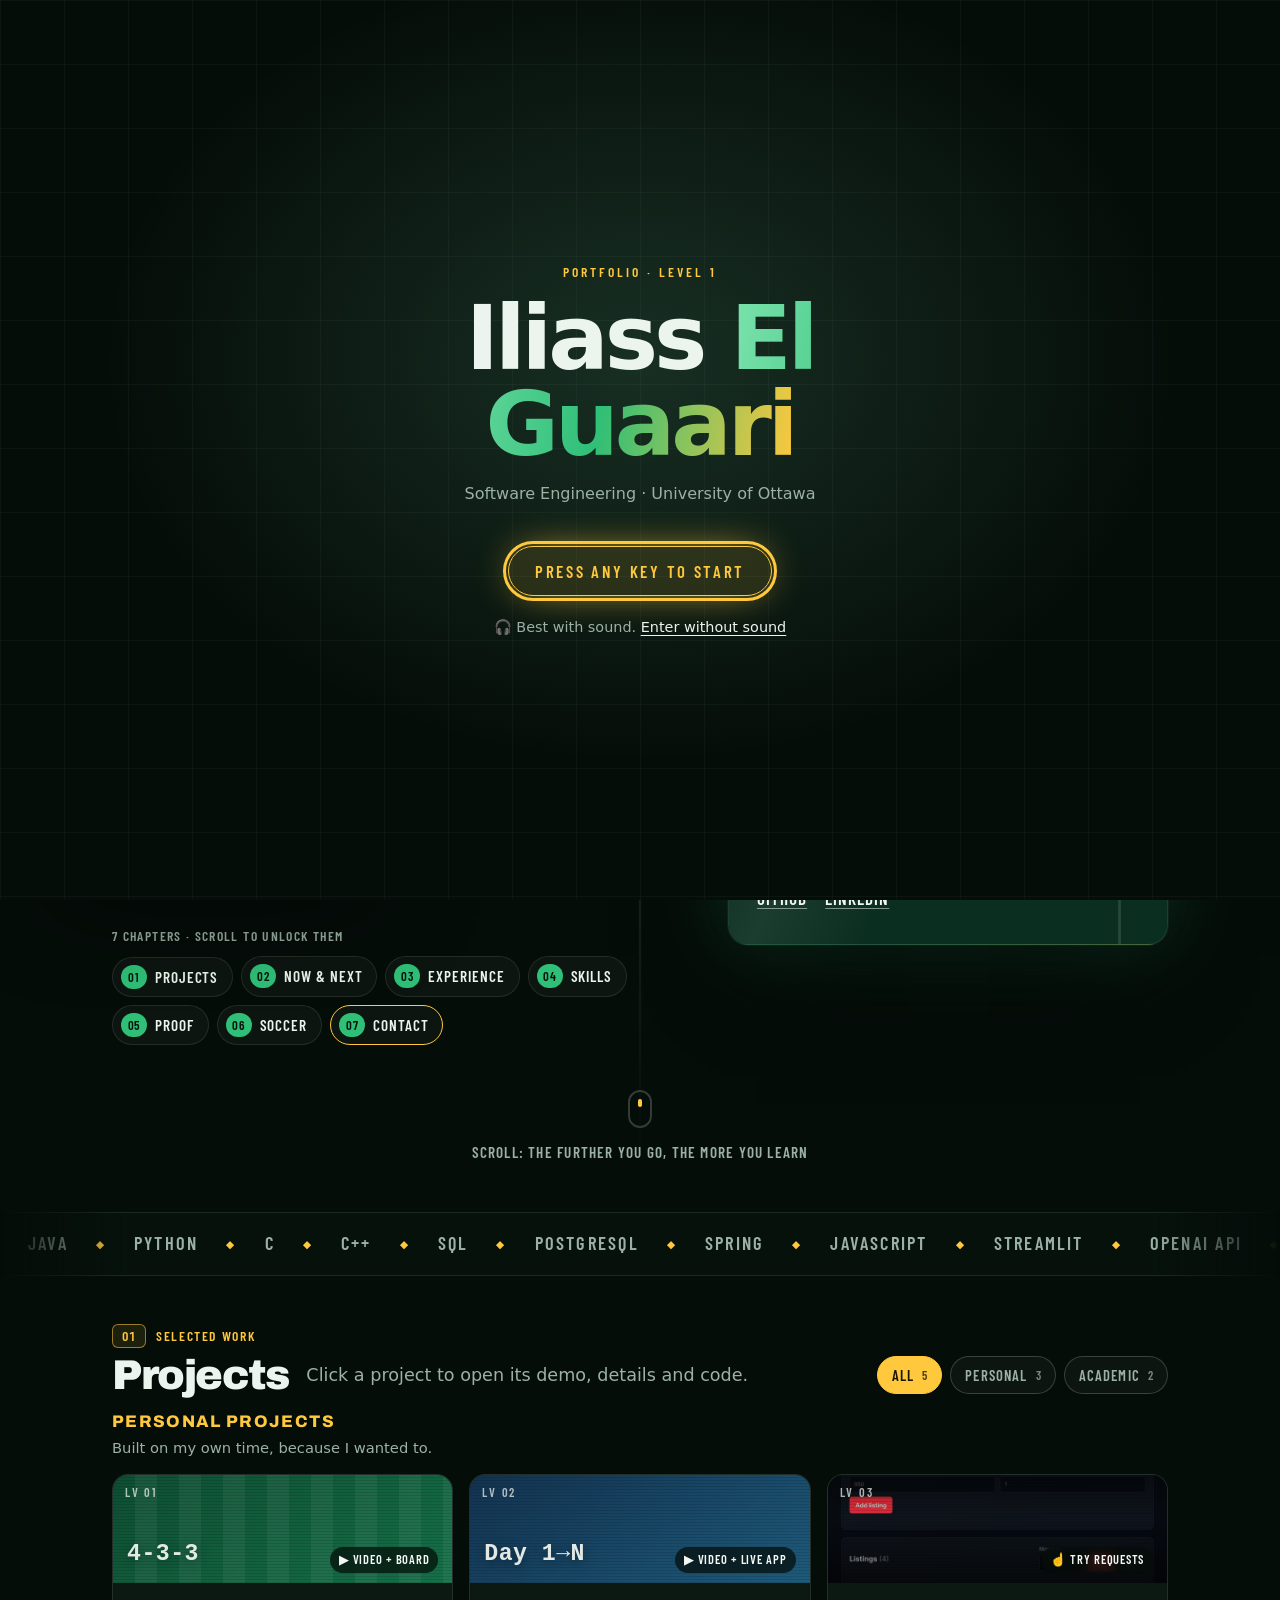
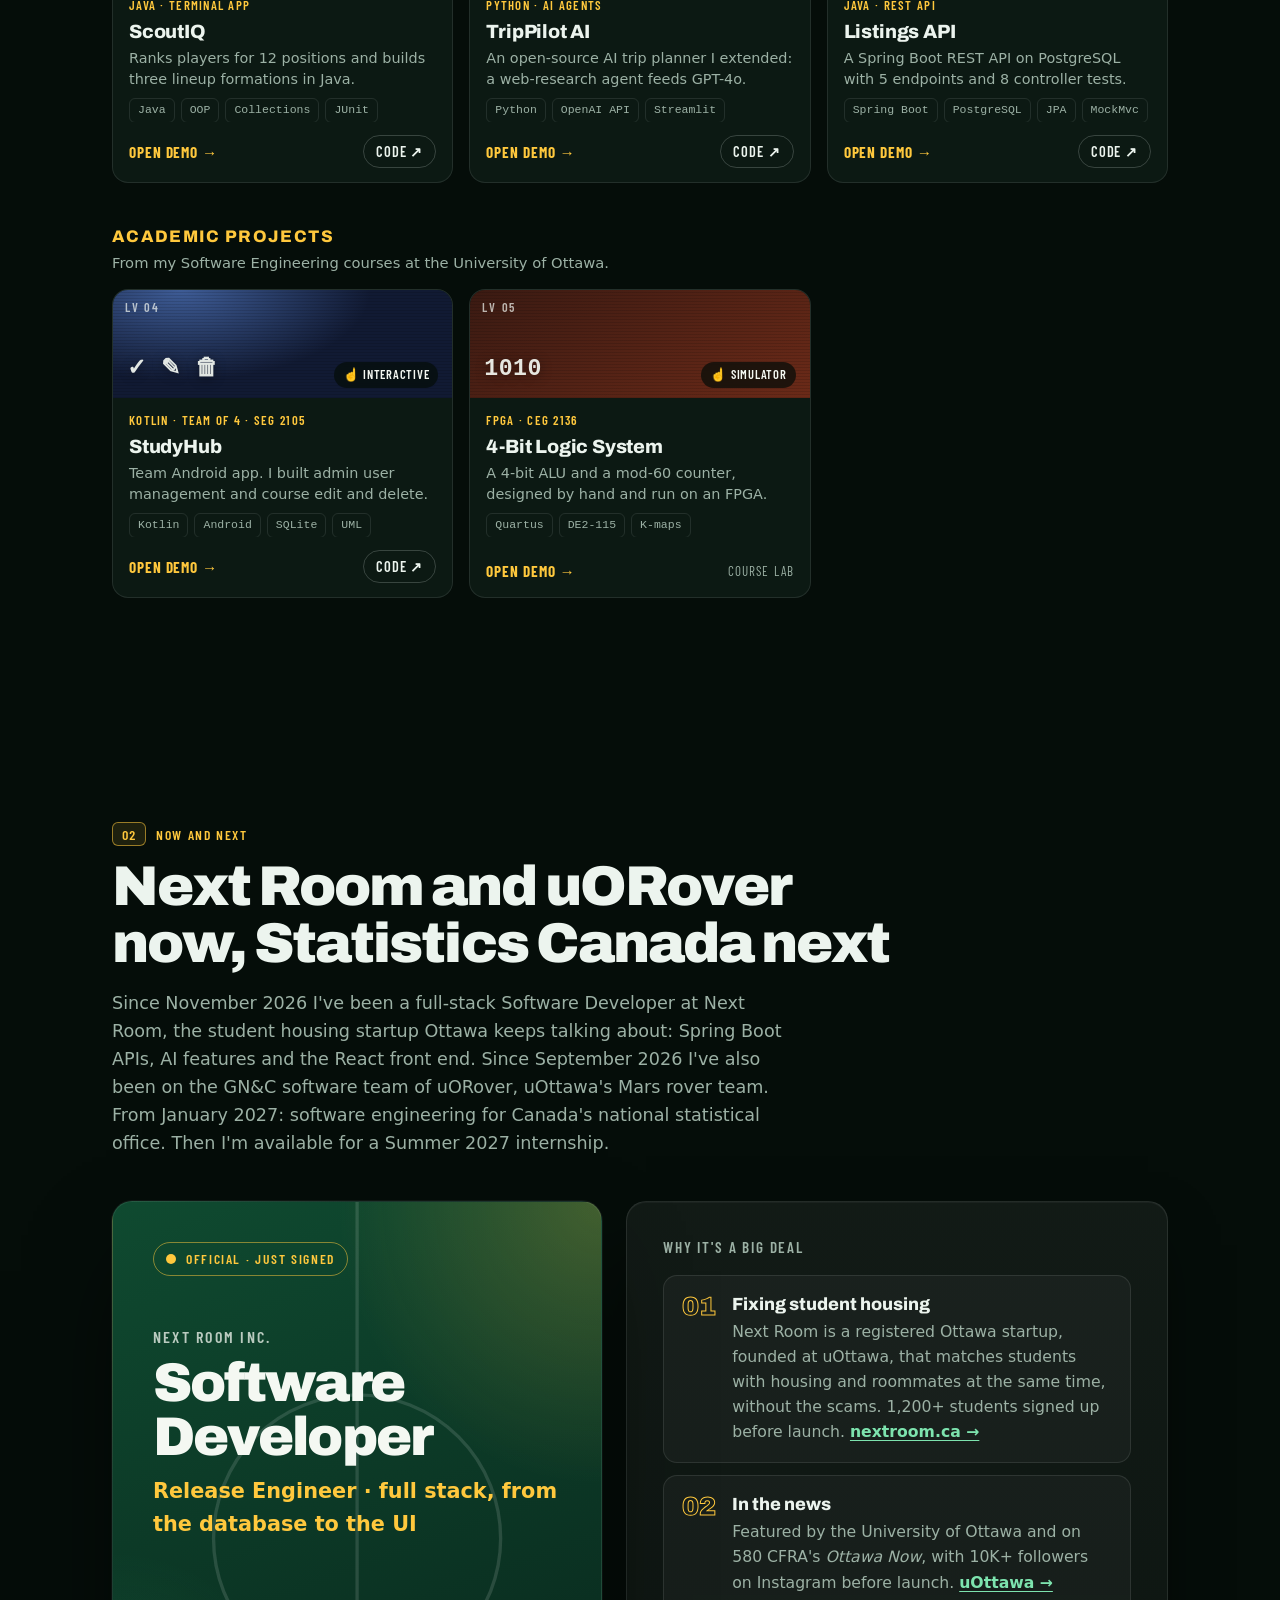
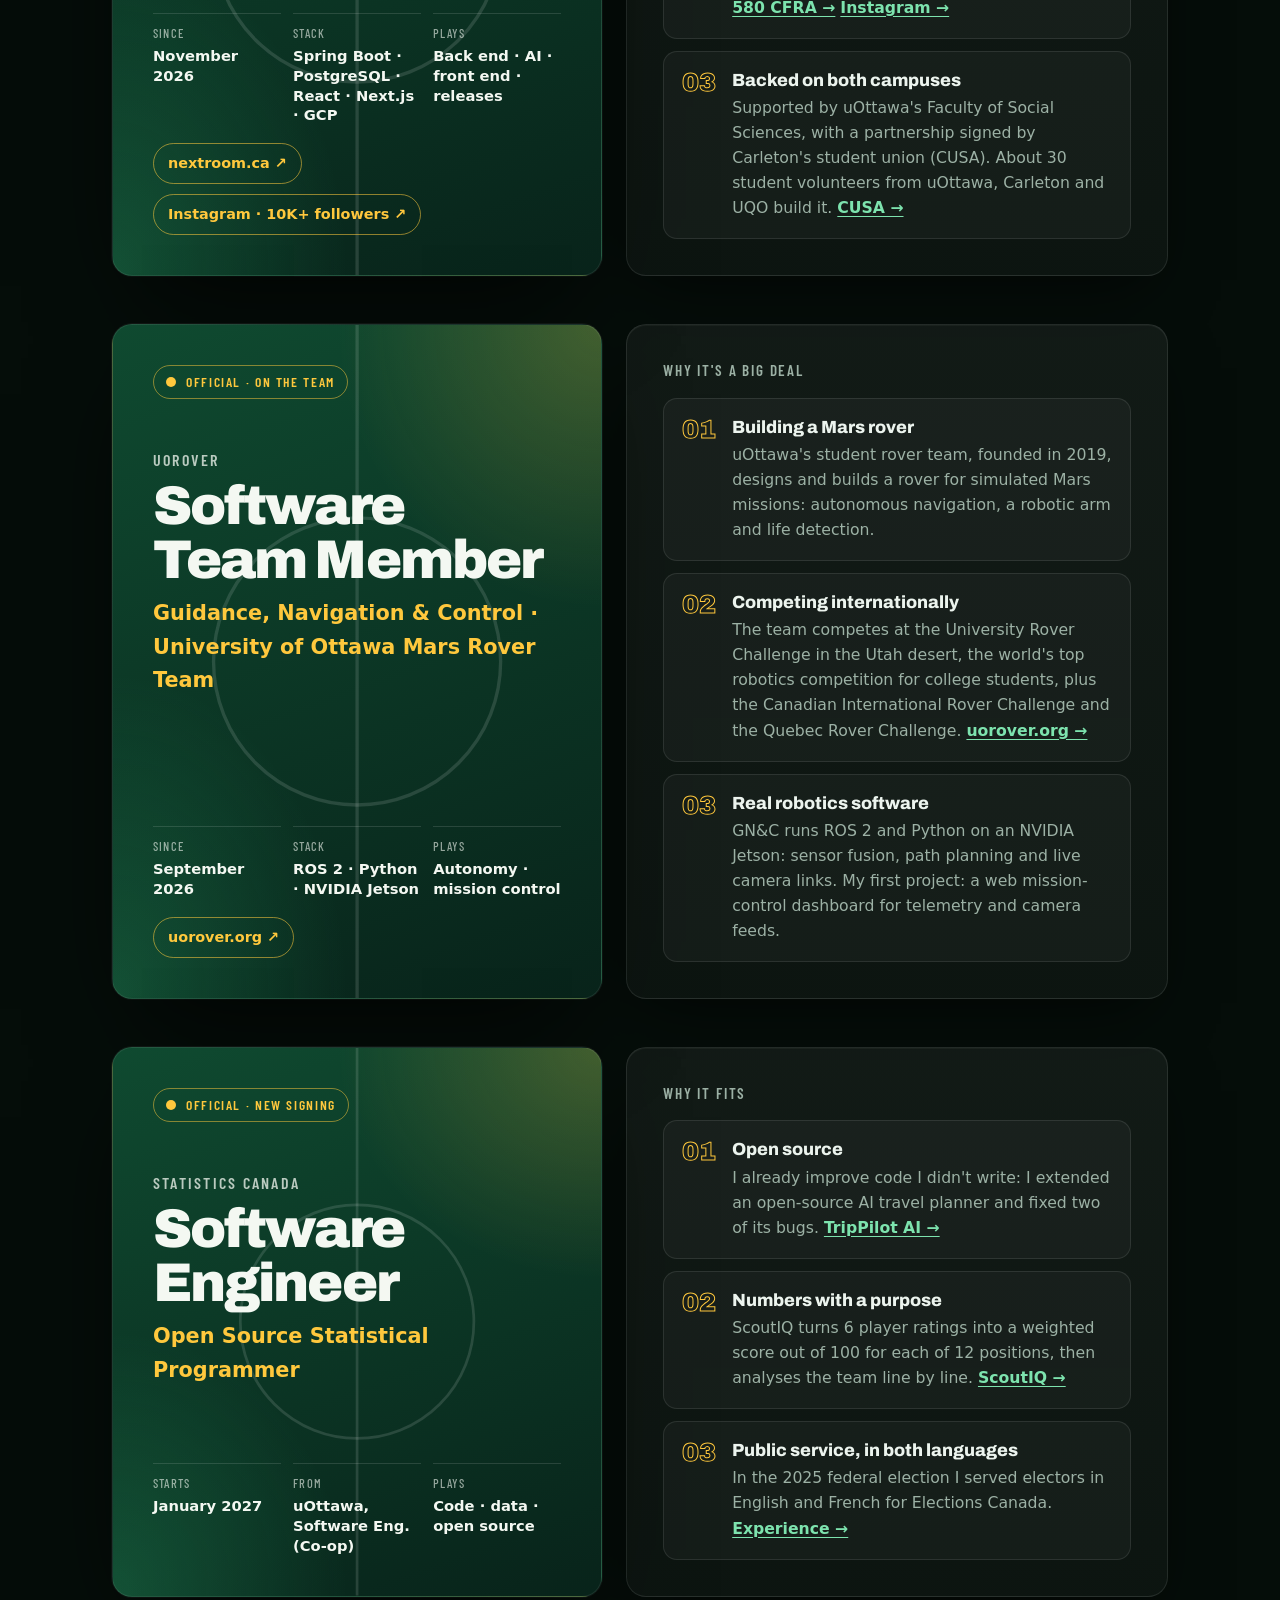
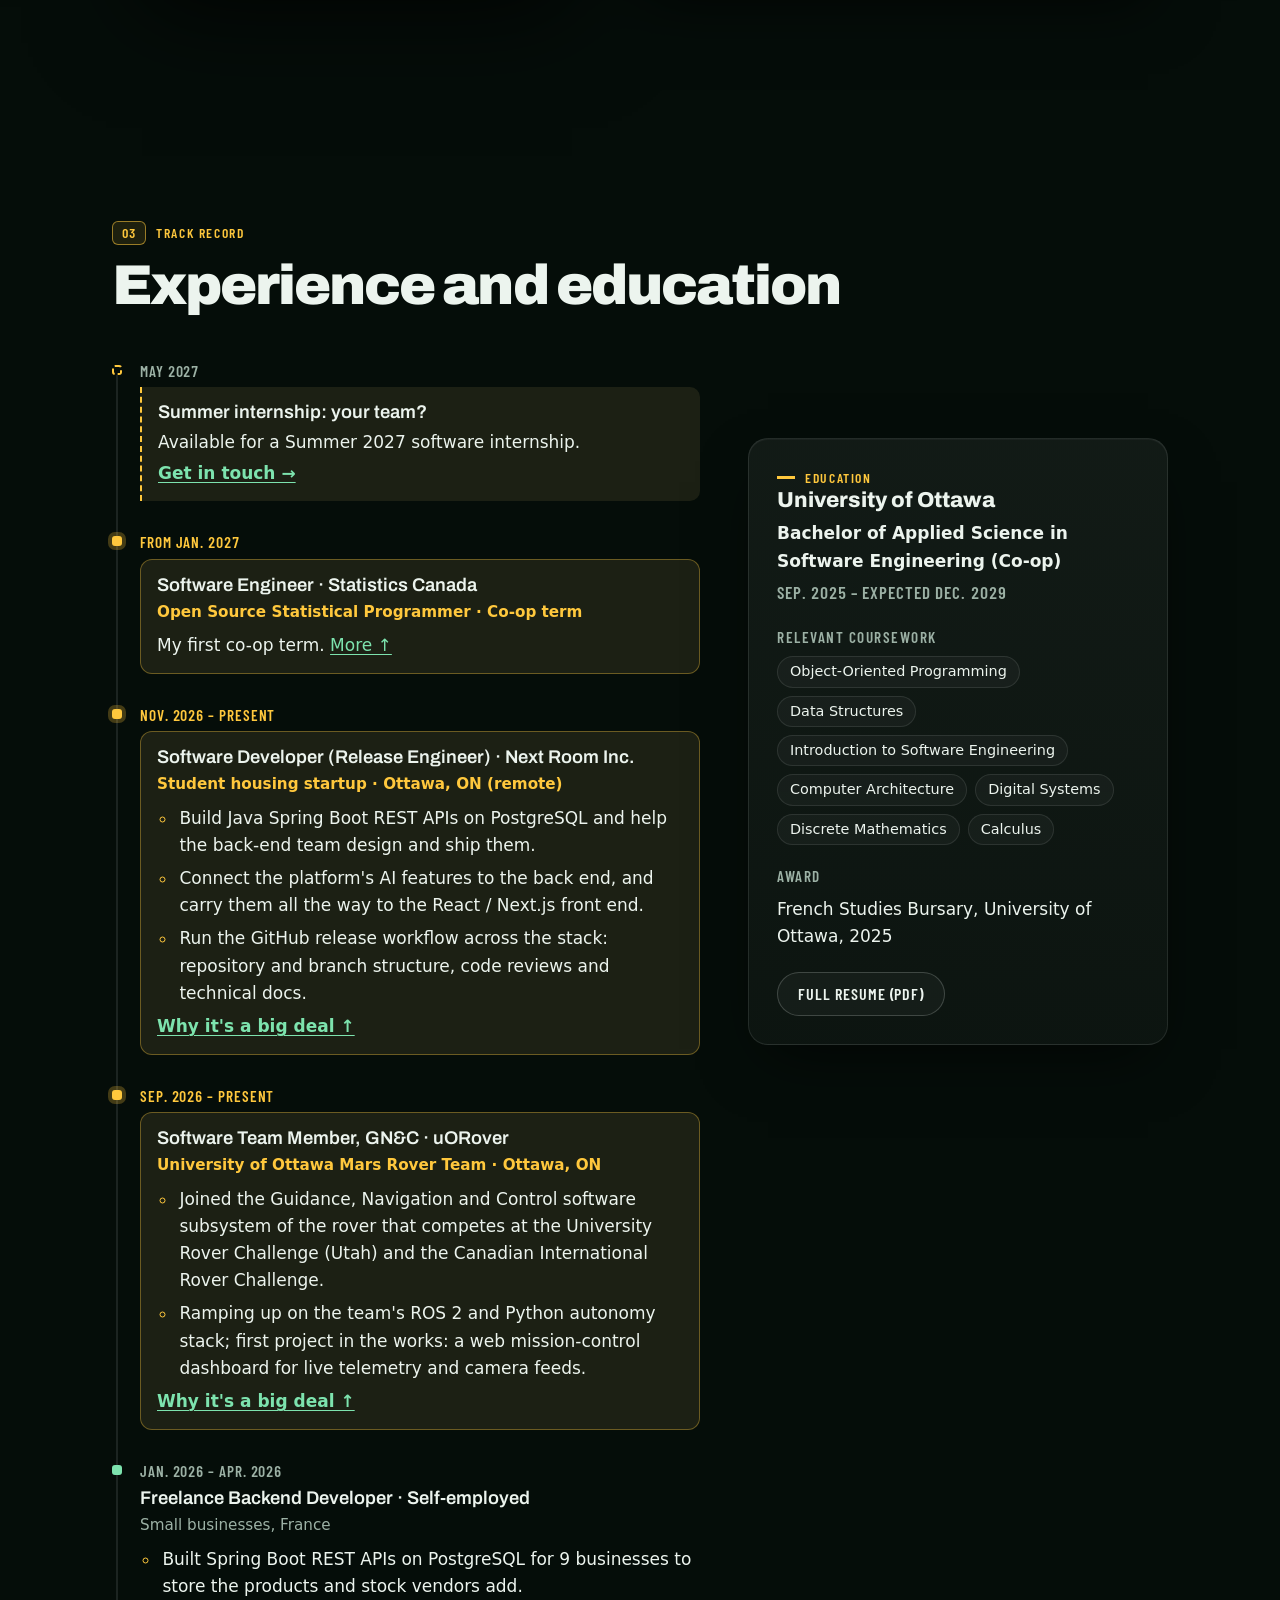
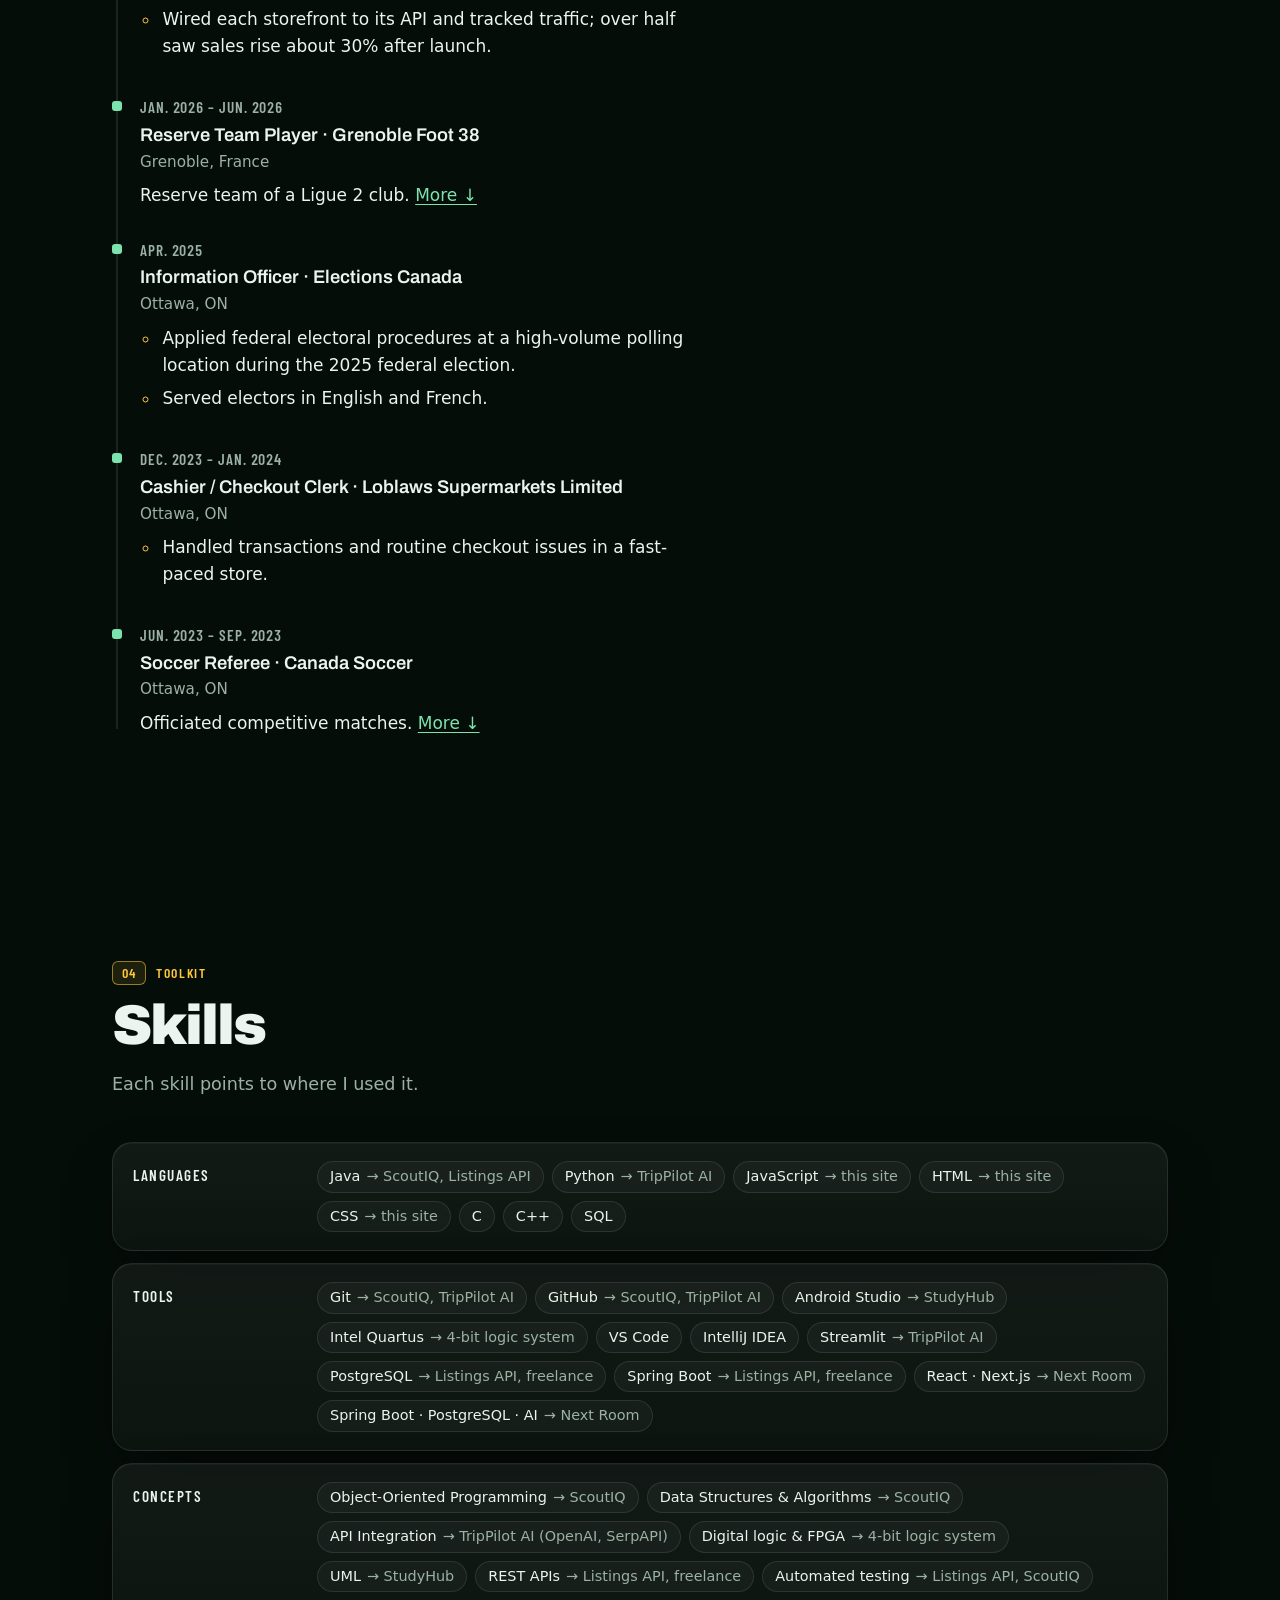
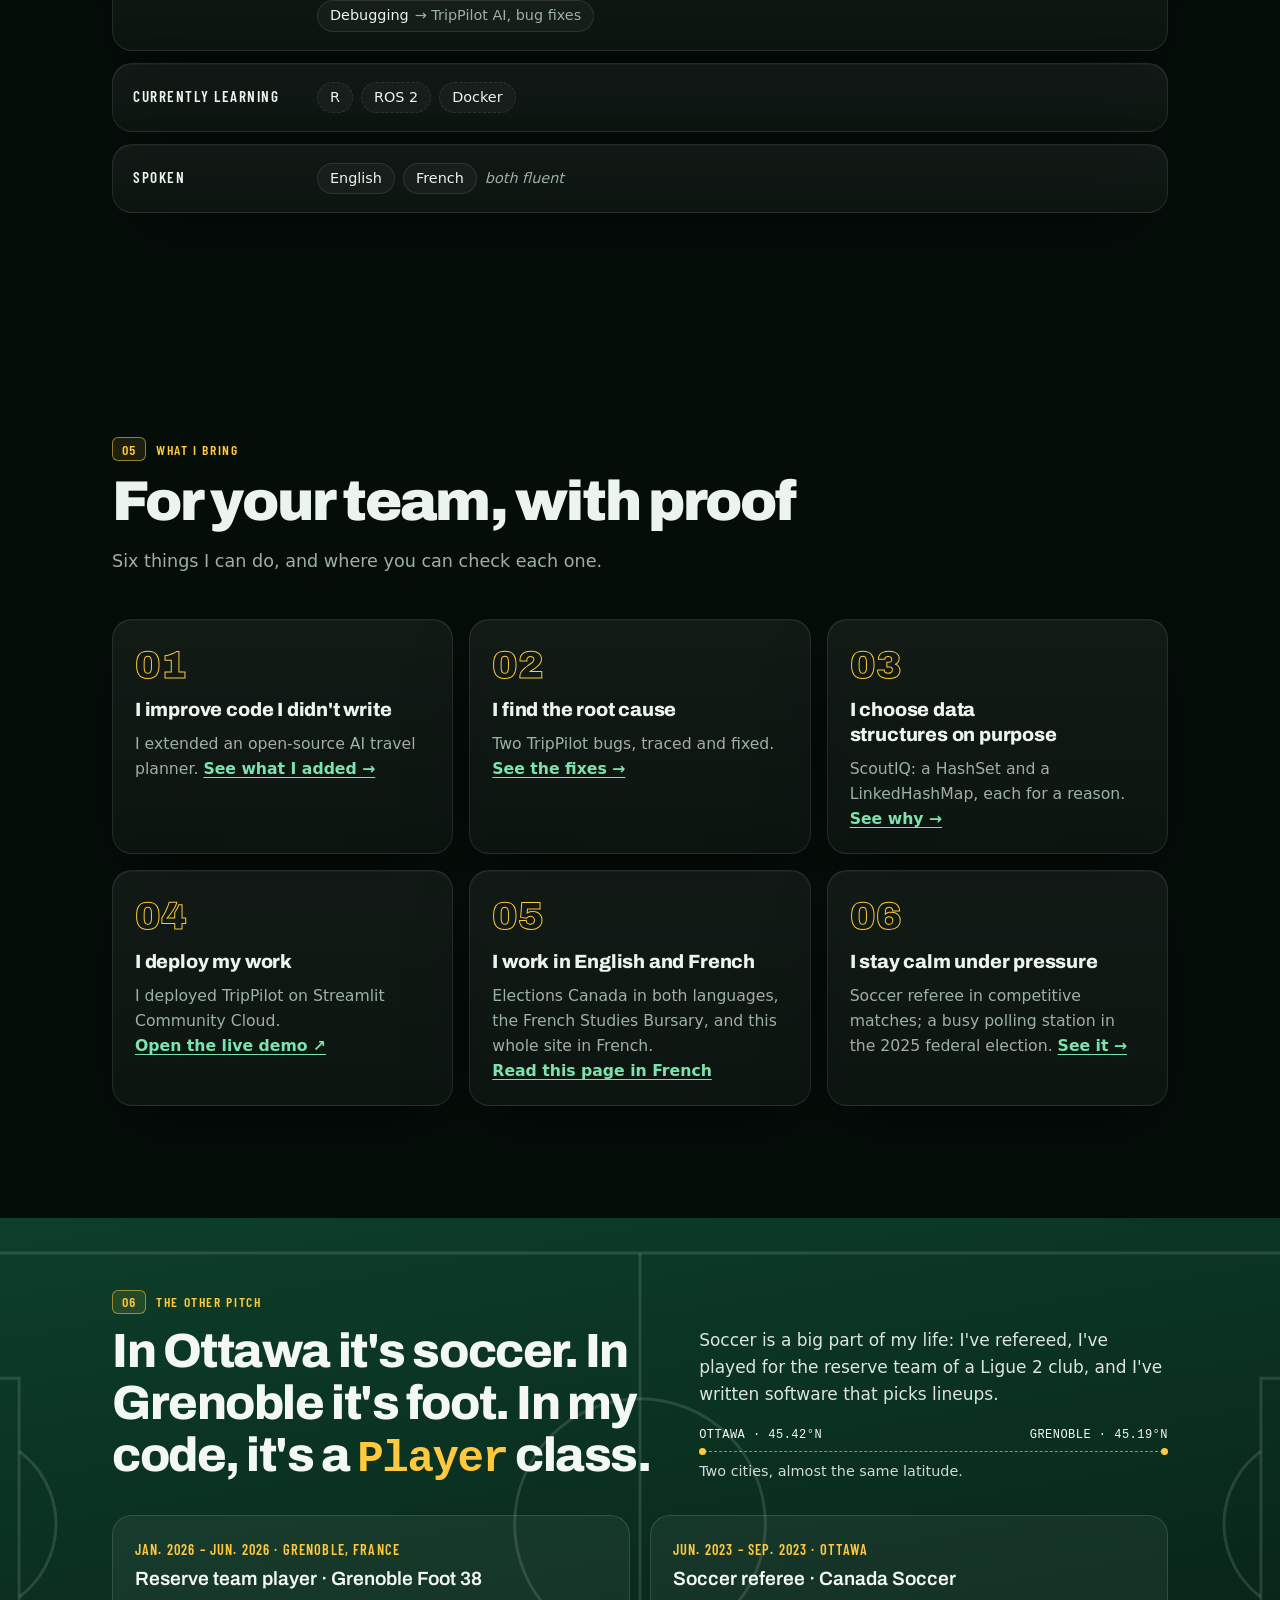
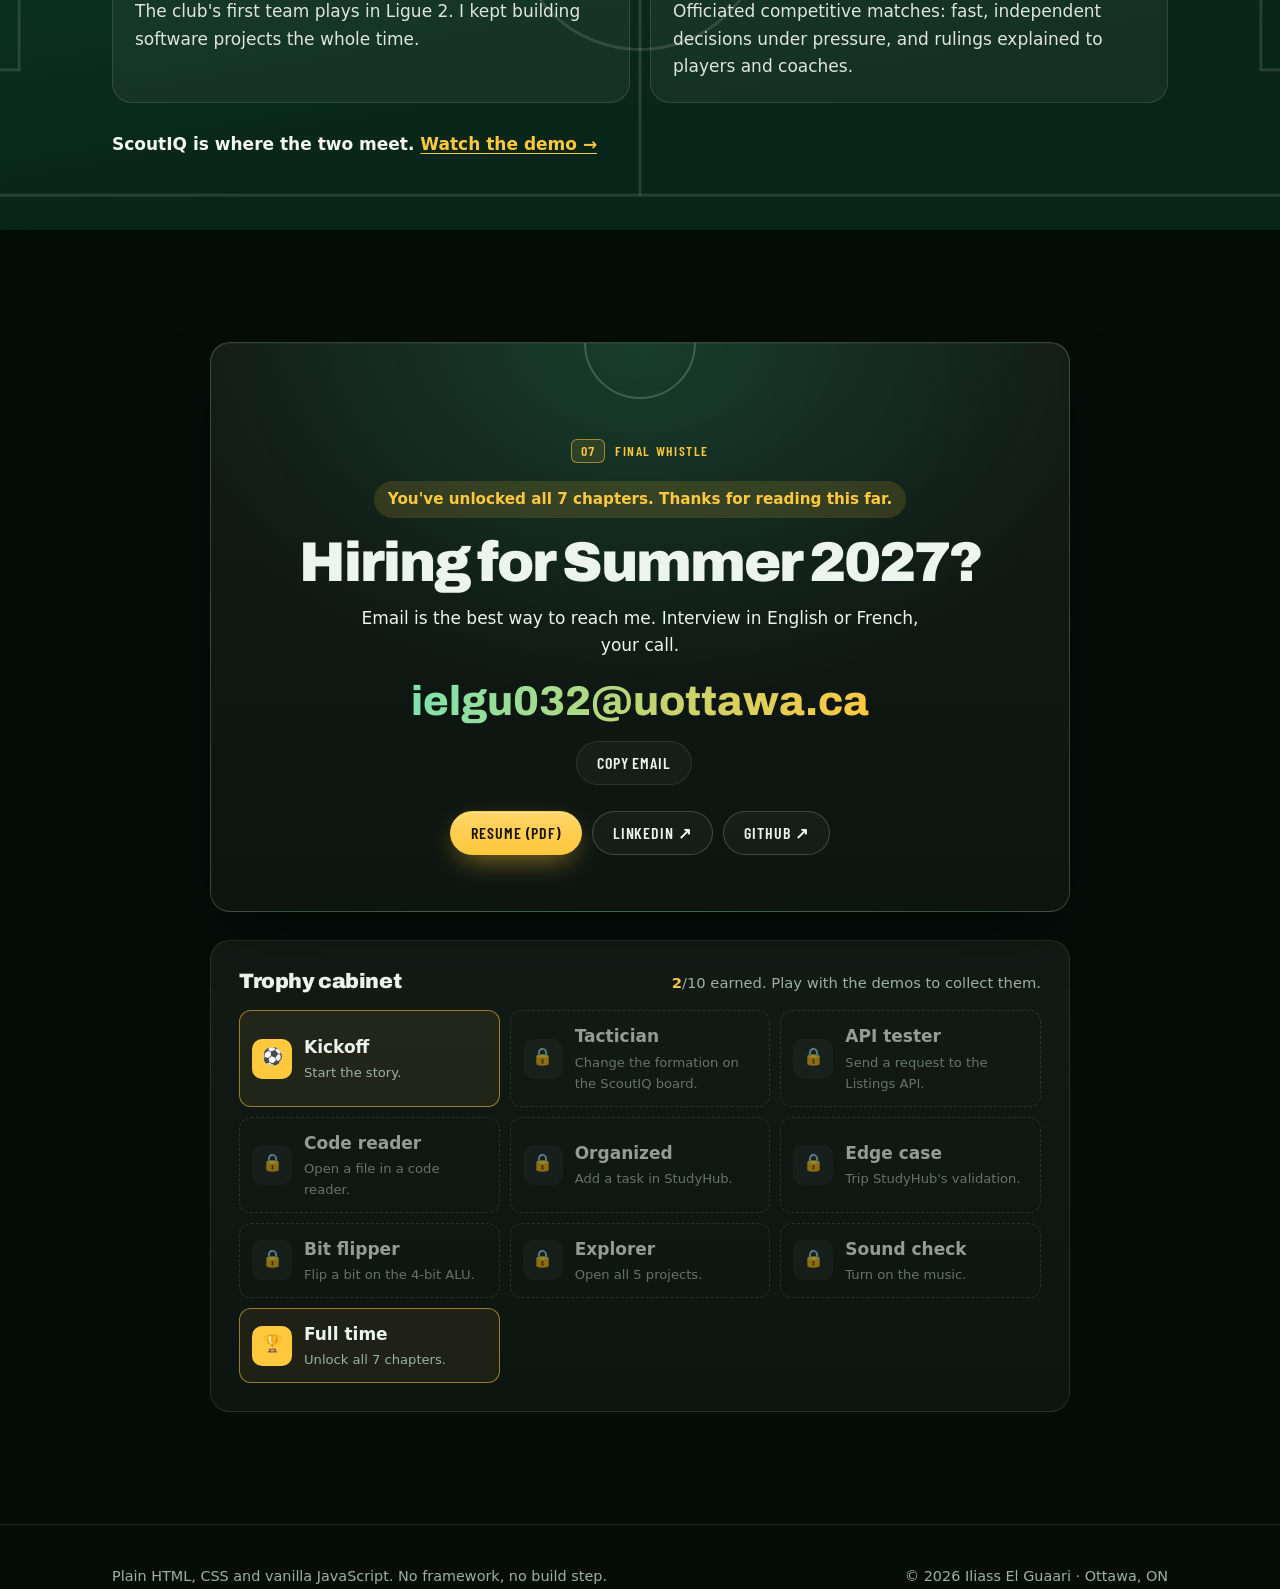
<file: index.html>
<!doctype html>
<html lang="en">
<head>
  <meta charset="utf-8">
  <meta name="viewport" content="width=device-width, initial-scale=1">
  <title>Iliass El Guaari · Software Engineer</title>
  <meta name="description" content="Iliass El Guaari, Software Engineering (Co-op) student at the University of Ottawa, Software Developer at Next Room Inc., starting at Statistics Canada as a Software Engineer (Open Source Statistical Programmer). Java and Python projects with demo videos. English and French.">
  <meta property="og:title" content="Iliass El Guaari · Software Engineer · Ingénieur logiciel">
  <meta property="og:description" content="Software Engineering (Co-op) student at the University of Ottawa, starting at Statistics Canada. Étudiant en génie logiciel à l'Université d'Ottawa, bientôt chez Statistique Canada.">
  <meta property="og:type" content="website">
  <meta property="og:url" content="https://iliass-elguaari.github.io/">
  <meta property="og:image" content="https://iliass-elguaari.github.io/share.png">
  <meta property="og:image:width" content="1200">
  <meta property="og:image:height" content="630">
  <meta property="og:image:alt" content="Iliass El Guaari, Software Engineering co-op student">
  <meta name="twitter:card" content="summary_large_image">
  <meta name="color-scheme" content="dark light">
  <meta name="theme-color" content="#050D09">
  <link rel="icon" href="data:image/svg+xml,%3Csvg xmlns='http://www.w3.org/2000/svg' viewBox='0 0 32 32'%3E%3Crect width='32' height='32' rx='7' fill='%230E4D32'/%3E%3Cpath d='M3 16h26' stroke='white' stroke-width='2'/%3E%3Ccircle cx='16' cy='16' r='6' fill='none' stroke='white' stroke-width='2'/%3E%3C/svg%3E">
  <link rel="preconnect" href="https://fonts.googleapis.com">
  <link rel="preconnect" href="https://fonts.gstatic.com" crossorigin>
  <link rel="stylesheet" href="https://fonts.googleapis.com/css2?family=Archivo:wght@500;600;800;900&family=Barlow+Condensed:wght@500;600&display=swap">
  <link rel="stylesheet" href="style.css?v=2026-11-23c">
  <script>
    // Runs before the first paint: pick the theme and the language so neither flashes.
    (function () {
      var root = document.documentElement;
      try {
        var theme = localStorage.getItem("theme");
        if (theme === "light" || theme === "dark") root.dataset.theme = theme;
      } catch (e) {}
      var lang = new URLSearchParams(location.search).get("lang");
      if (lang !== "en" && lang !== "fr") {
        try { lang = localStorage.getItem("lang"); } catch (e) { lang = null; }
      }
      if (lang !== "en" && lang !== "fr") {
        lang = (navigator.language || "").toLowerCase().indexOf("fr") === 0 ? "fr" : "en";
      }
      root.lang = lang;
    })();
  </script>
  <script src="sound.js?v=2026-11-22m" defer></script>
  <script src="script.js?v=2026-11-23c" defer></script>
</head>
<body>
  <a class="skip" href="#main"><span lang="en">Skip to content</span><span lang="fr">Aller au contenu</span></a>

  <!-- ===== Top bar: no section links on purpose (the hero chips do that job) ===== -->
  <header class="topbar">
    <div class="wrap topbar-inner">
      <div class="topbar-left">
        <a class="wordmark" href="#top">Iliass El Guaari</a>
      </div>
      <div class="topbar-right">
        <div class="lang-switch" role="group" aria-label="Language / Langue">
          <button type="button" data-set-lang="en" lang="en" aria-label="English" aria-pressed="true">EN</button>
          <button type="button" data-set-lang="fr" lang="fr" aria-label="Français" aria-pressed="false">FR</button>
        </div>
        <button type="button" class="theme-btn" aria-pressed="true" data-en-label="Dark theme" data-fr-label="Thème sombre" aria-label="Dark theme">
          <svg class="icon-moon" viewBox="0 0 24 24" fill="none" stroke="currentColor" stroke-width="1.8" stroke-linecap="round" stroke-linejoin="round" aria-hidden="true"><path d="M20 14.5A8 8 0 0 1 9.5 4a8 8 0 1 0 10.5 10.5z"/></svg>
          <svg class="icon-sun" viewBox="0 0 24 24" fill="none" stroke="currentColor" stroke-width="1.8" stroke-linecap="round" aria-hidden="true"><circle cx="12" cy="12" r="4"/><path d="M12 2.5v2M12 19.5v2M4.6 4.6l1.4 1.4M18 18l1.4 1.4M2.5 12h2M19.5 12h2M4.6 19.4L6 18M18 6l1.4-1.4"/></svg>
        </button>
        <div class="sound" data-sound>
          <button type="button" class="sound-btn" aria-expanded="false" aria-controls="sound-panel" data-en-label="Sound and music" data-fr-label="Son et musique" aria-label="Sound and music">
            <svg class="icon-speaker" viewBox="0 0 24 24" fill="none" stroke="currentColor" stroke-width="1.8" stroke-linecap="round" stroke-linejoin="round" aria-hidden="true"><path d="M4 9.5h3.2L12 5.5v13l-4.8-4H4z"/><path class="sw-on" d="M15.5 9a4.2 4.2 0 0 1 0 6M18.2 6.5a8 8 0 0 1 0 11"/><path class="sw-off" d="M16 9.5l5 5M21 9.5l-5 5"/></svg>
            <span class="sound-eq" aria-hidden="true"><i></i><i></i><i></i><i></i></span>
          </button>
          <button type="button" class="sound-nudge" data-sound-mute hidden><span aria-hidden="true">🎧</span> <span lang="en">Sound on ·</span><span lang="fr">Son activé ·</span> <strong><span lang="en">Mute</span><span lang="fr">Couper</span></strong></button>
          <div class="sound-panel" id="sound-panel" hidden>
            <p class="sound-head"><span lang="en">Sound</span><span lang="fr">Son</span></p>
            <p class="sound-track"><span class="sound-track-dot" aria-hidden="true"></span><span lang="en">Now playing: “Rideau at Night” · lo-fi, 72 BPM</span><span lang="fr">En cours : « Rideau la nuit » · lo-fi, 72 BPM</span></p>
            <button type="button" class="sound-row" role="switch" aria-checked="false" data-sound-toggle="music">
              <span class="sound-row-text"><span class="sound-row-title"><span lang="en">Chill music</span><span lang="fr">Musique calme</span></span><span class="sound-row-sub"><span lang="en">A lo-fi loop, made live in your browser</span><span lang="fr">Une boucle lo-fi, créée en direct dans votre navigateur</span></span></span>
              <span class="switch" aria-hidden="true"></span>
            </button>
            <button type="button" class="sound-row" role="switch" aria-checked="false" data-sound-toggle="sfx">
              <span class="sound-row-text"><span class="sound-row-title"><span lang="en">Sound effects</span><span lang="fr">Effets sonores</span></span><span class="sound-row-sub"><span lang="en">Unlocks, achievements and clicks</span><span lang="fr">Déblocages, succès et clics</span></span></span>
              <span class="switch" aria-hidden="true"></span>
            </button>
            <label class="sound-vol"><span lang="en">Volume</span><span lang="fr">Volume</span><input type="range" min="0" max="100" value="60" data-sound-volume /></label>
            <p class="sound-note"><span lang="en">No audio files: every note is synthesized with the Web Audio API.</span><span lang="fr">Aucun fichier audio : chaque note est synthétisée avec la Web Audio API.</span></p>
          </div>
        </div>
        <a class="btn btn--amber btn--sm topbar-resume" href="resume.pdf" target="_blank" rel="noopener">
          <span class="resume-long"><span lang="en">Resume (PDF)</span><span lang="fr">CV (PDF)</span></span>
          <span class="resume-short"><span lang="en">Resume</span><span lang="fr">CV</span></span>
        </a>
      </div>
    </div>
    <div class="progress" aria-hidden="true"><span class="progress-bar"></span></div>
  </header>

  <main id="main">

    <!-- ===== Hero: intro on the left, the scouting report card on the right ===== -->
    <section id="top" class="hero">
      <span class="hero-sentinel" aria-hidden="true"></span>
      <div class="hero-bg" aria-hidden="true">
        <span class="flood flood--a"></span>
        <span class="flood flood--b"></span>
        <svg class="hero-pitch" viewBox="0 0 1200 700" preserveAspectRatio="xMidYMid slice" fill="none">
          <path d="M600 -10v720"/>
          <circle cx="600" cy="350" r="150"/>
          <circle class="dot" cx="600" cy="350" r="4"/>
          <path d="M-10 170h190v360H-10M1210 170h-190v360h190"/>
          <path d="M-10 260h70v180h-70M1210 260h-70v180h70"/>
          <path d="M180 270a90 90 0 0 1 0 160M1020 270a90 90 0 0 0 0 160"/>
        </svg>
      </div>
      <div class="wrap">
        <div class="hero-grid">
          <div class="hero-intro">
            <p class="kicker"><span lang="en">Software Engineering · University of Ottawa</span><span lang="fr">Génie logiciel · Université d'Ottawa</span></p>
            <h1 class="hero-title"><span class="ht-line">Iliass</span> <span class="ht-line ht-line--accent">El Guaari</span></h1>
            <p class="rotator" aria-hidden="true">
              <span class="rotator-lead"><span lang="en">I build</span><span lang="fr">Je construis</span></span>
              <span class="rotator-window">
                <span class="rotator-word" lang="en" data-words="lineup engines in Java|a student housing platform, back end to front end|REST APIs in Spring Boot|AI trip planners in Python|store backends with Spring and PostgreSQL|open-source statistical software">lineup engines in Java</span>
                <span class="rotator-word" lang="fr" data-words="des moteurs de compo en Java|une plateforme de logement étudiant, du back-end au front-end|des API REST avec Spring Boot|des planificateurs de voyage IA en Python|des back-ends de boutiques avec Spring et PostgreSQL|du logiciel statistique libre">des moteurs de compo en Java</span>
              </span>
            </p>
            <p class="lead" lang="en">I'm a Software Engineering co-op student at the University of Ottawa. I'm a full-stack Software Developer at Next Room, the student housing startup in the news across Ottawa, I'm on the software team of uORover, uOttawa's Mars rover team, and in January 2027 I start at Statistics Canada as an Open Source Statistical Programmer. I built a Java engine that picks a soccer lineup from a roster, and I extended an open-source AI travel planner. I work in English and French.</p>
            <p class="lead" lang="fr">Je suis étudiant en génie logiciel (régime coop) à l'Université d'Ottawa. Je suis développeur logiciel full stack chez Next Room, la jeune pousse de logement étudiant dont on parle partout à Ottawa, je fais partie de l'équipe logicielle d'uORover, le rover martien de l'Université d'Ottawa, et en janvier 2027, je commence chez Statistique Canada comme programmeur statistique à code source ouvert. J'ai créé un moteur Java qui compose une équipe de soccer à partir d'un effectif, et j'ai enrichi un planificateur de voyage IA open source. Je travaille en français comme en anglais.</p>
            <div class="hero-ctas">
              <a class="btn btn--amber btn--lg" href="#projects"><span lang="en">Explore my story</span><span lang="fr">Découvrir mon parcours</span><svg class="btn-arrow" viewBox="0 0 24 24" fill="none" stroke="currentColor" stroke-width="2.2" stroke-linecap="round" stroke-linejoin="round" aria-hidden="true"><path d="M12 5v14M6 13l6 6 6-6"/></svg></a>
              <a class="btn btn--outline btn--lg" href="mailto:ielgu032@uottawa.ca"><span lang="en">Email me</span><span lang="fr">M'écrire</span></a>
            </div>
            <p class="status-pill"><span class="live-dot" aria-hidden="true"></span><span><span lang="en">Available for a Summer 2027 internship</span><span lang="fr">Disponible pour un stage à l'été 2027</span></span></p>
          </div>

          <div class="report-wrap">
            <p class="report-label"><span lang="en">The 30-second version</span><span lang="fr">En 30 secondes</span></p>
            <aside class="report" aria-labelledby="report-title">
              <svg class="report-lines" viewBox="0 0 400 520" preserveAspectRatio="xMidYMid slice" aria-hidden="true">
                <path d="M330 0v520"/>
                <path d="M330 175a85 85 0 0 0 0 170"/>
                <path d="M-2 140h96v240H-2"/>
                <path d="M94 218a52 52 0 0 1 0 84"/>
                <path d="M0 492a28 28 0 0 1 28 28"/>
              </svg>
              <div class="report-head">
                <img class="report-photo" src="photo.jpg" alt="Iliass El Guaari" width="600" height="600">
                <div>
                  <h2 id="report-title" class="report-title"><span lang="en">Scouting report</span><span lang="fr">Fiche de recrutement</span></h2>
                  <p class="report-name">Iliass El Guaari</p>
                  <span class="report-badge"><span lang="en">SWE · CO-OP</span><span lang="fr">GÉNIE LOGICIEL · COOP</span></span>
                </div>
              </div>
              <dl class="report-rows">
                <div class="row row--new">
                  <dt><span lang="en">Now</span><span lang="fr">En ce moment</span></dt>
                  <dd><span lang="en">Software Developer, Next Room Inc. (Nov. 2026)</span><span lang="fr">Développeur logiciel, Next Room Inc. (nov. 2026)</span></dd>
                </div>
                <div class="row row--new">
                  <dt><span lang="en">Next move</span><span lang="fr">Prochaine étape</span></dt>
                  <dd><span lang="en">Software Engineer, Statistics Canada (Jan. 2027)</span><span lang="fr">Ingénieur logiciel, Statistique Canada (janv. 2027)</span></dd>
                </div>
                <div class="row">
                  <dt><span lang="en">Available</span><span lang="fr">Disponible</span></dt>
                  <dd><span lang="en">Summer 2027 internship</span><span lang="fr">Stage, été 2027</span></dd>
                </div>
                <div class="row">
                  <dt><span lang="en">Program</span><span lang="fr">Programme</span></dt>
                  <dd><span lang="en">B.A.Sc. Software Eng. (Co-op), 2025–2029</span><span lang="fr">B.Sc.A. génie logiciel (coop), 2025–2029</span></dd>
                </div>
                <div class="row">
                  <dt><span lang="en">Based in</span><span lang="fr">Basé à</span></dt>
                  <dd><span lang="en">Ottawa, ON</span><span lang="fr">Ottawa (Ontario)</span></dd>
                </div>
                <div class="row">
                  <dt><span lang="en">Speaks</span><span lang="fr">Langues</span></dt>
                  <dd><span lang="en">English · French</span><span lang="fr">français · anglais</span></dd>
                </div>
                <div class="row">
                  <dt><span lang="en">Codes in</span><span lang="fr">Langages</span></dt>
                  <dd>Java · Python · C · C++ · JavaScript · HTML · CSS</dd>
                </div>
                <div class="row">
                  <dt><span lang="en">Off the keyboard</span><span lang="fr">Loin du clavier</span></dt>
                  <dd><span lang="en">Reserve team, Grenoble Foot 38 (2026)</span><span lang="fr">Équipe réserve, Grenoble Foot 38 (2026)</span></dd>
                </div>
              </dl>
              <div class="report-actions">
                <a class="btn btn--amber" href="resume.pdf" target="_blank" rel="noopener"><span lang="en">Resume (PDF)</span><span lang="fr">CV (PDF)</span></a>
                <a class="btn btn--chalk" href="mailto:ielgu032@uottawa.ca"><span lang="en">Email me</span><span lang="fr">M'écrire</span></a>
                <span class="chalk-links">
                  <a class="chalk-link" href="https://github.com/iliass-elguaari" target="_blank" rel="noopener">GitHub</a>
                  <a class="chalk-link" href="https://www.linkedin.com/in/iliass-el-guaari-9b3479298" target="_blank" rel="noopener">LinkedIn</a>
                </span>
              </div>
            </aside>
          </div>

          <nav class="jump" data-en-label="Chapters" data-fr-label="Chapitres" aria-label="Chapters">
            <p class="jump-title" aria-hidden="true"><span lang="en">7 chapters · scroll to unlock them</span><span lang="fr">7 chapitres · faites défiler pour les débloquer</span></p>
            <ol>
              <li><a href="#projects"><span class="jn">01</span><span lang="en">Projects</span><span lang="fr">Projets</span></a></li>
              <li><a href="#next"><span class="jn">02</span><span lang="en">Now &amp; next</span><span lang="fr">Maintenant et ensuite</span></a></li>
              <li><a href="#experience"><span class="jn">03</span><span lang="en">Experience</span><span lang="fr">Parcours</span></a></li>
              <li><a href="#skills"><span class="jn">04</span><span lang="en">Skills</span><span lang="fr">Compétences</span></a></li>
              <li><a href="#proof"><span class="jn">05</span><span lang="en">Proof</span><span lang="fr">Preuves</span></a></li>
              <li><a href="#pitch"><span class="jn">06</span>Soccer</a></li>
              <li><a href="#contact"><span class="jn">07</span>Contact</a></li>
            </ol>
          </nav>
        </div>

        <p class="hero-more">
          <a href="#projects">
            <span class="mouse" aria-hidden="true"><span class="mouse-wheel"></span></span>
            <span lang="en">Scroll: the further you go, the more you learn</span><span lang="fr">Défilez&nbsp;: plus vous avancez, plus vous en apprenez</span>
          </a>
        </p>
      </div>
    </section>

    <!-- ===== Stack ticker (decorative; the skills section has the real list) ===== -->
    <div class="ticker" aria-hidden="true">
      <div class="ticker-track">
        <span>Java</span><span>Python</span><span>C</span><span>C++</span><span>SQL</span><span>PostgreSQL</span><span>Spring</span><span>JavaScript</span><span>Streamlit</span><span>OpenAI API</span><span>Git</span><span>HTML</span><span>CSS</span><span>EN · FR</span>
        <span>Java</span><span>Python</span><span>C</span><span>C++</span><span>SQL</span><span>PostgreSQL</span><span>Spring</span><span>JavaScript</span><span>Streamlit</span><span>OpenAI API</span><span>Git</span><span>HTML</span><span>CSS</span><span>EN · FR</span>
      </div>
    </div>

    <!-- ===== Projects: case files ===== -->
    <section id="projects" class="section" data-chapter="1">
      <div class="wrap">
        <div class="section-head">
          <p class="kicker"><span class="ch">01</span><span lang="en">Selected work</span><span lang="fr">Réalisations</span></p>
          <h2><span lang="en">Projects</span><span lang="fr">Projets</span></h2>
          <p class="section-sub"><span lang="en">Click a project to open its demo, details and code.</span><span lang="fr">Cliquez sur un projet pour ouvrir sa démo, ses détails et son code.</span></p>
          <div class="pfilter" role="group" data-en-label="Filter projects" data-fr-label="Filtrer les projets" aria-label="Filter projects">
            <button type="button" class="pfilter-btn" data-filter="all" aria-pressed="true"><span lang="en">All</span><span lang="fr">Tous</span> <span class="pf-n">5</span></button>
            <button type="button" class="pfilter-btn" data-filter="personal" aria-pressed="false"><span lang="en">Personal</span><span lang="fr">Personnels</span> <span class="pf-n">3</span></button>
            <button type="button" class="pfilter-btn" data-filter="course" aria-pressed="false"><span lang="en">Academic</span><span lang="fr">Universitaires</span> <span class="pf-n">2</span></button>
          </div>
        </div>

        <div class="pgrid-wrap" data-levels>
          <div class="pgroup" data-group="personal">
            <h3 class="pgroup-title"><span lang="en">Personal projects</span><span lang="fr">Projets personnels</span></h3>
            <p class="pgroup-sub"><span lang="en">Built on my own time, because I wanted to.</span><span lang="fr">Réalisés sur mon temps libre, par envie.</span></p>
            <ul class="pgrid">
            <li class="pcard" data-group="personal">
              <div class="pcard-media level-art level-art--scoutiq" aria-hidden="true"><span class="level-num">01</span><span class="level-glyph">4-3-3</span><img class="pcard-img" src="https://i.ytimg.com/vi/YIibp0YaeXw/hqdefault.jpg" alt="" loading="lazy" width="480" height="270"><span class="pcard-badge"><span lang="en">▶ Video + board</span><span lang="fr">▶ Vidéo + tableau</span></span></div>
              <div class="pcard-body">
                <p class="pcard-type"><span lang="en">Java · terminal app</span><span lang="fr">Java · application terminal</span></p>
                <h4 class="pcard-name"><a class="pcard-link" href="#scoutiq" data-level="scoutiq">ScoutIQ</a></h4>
                <p class="pcard-desc"><span lang="en">Ranks players for 12 positions and builds three lineup formations in Java.</span><span lang="fr">Classe les joueurs pour 12 postes et compose trois formations, en Java.</span></p>
                <ul class="pcard-tags"><li>Java</li><li>OOP</li><li>Collections</li><li>JUnit</li></ul>
                <div class="pcard-actions"><span class="pcard-open" aria-hidden="true"><span lang="en">Open demo →</span><span lang="fr">Ouvrir la démo →</span></span><a class="pcard-code" href="https://github.com/iliass-elguaari/ScoutIQ" target="_blank" rel="noopener"><span lang="en">Code ↗</span><span lang="fr">Code ↗</span></a></div>
              </div>
            </li>
            <li class="pcard" data-group="personal">
              <div class="pcard-media level-art level-art--trippilot" aria-hidden="true"><span class="level-num">02</span><span class="level-glyph"><span lang="en">Day 1→N</span><span lang="fr">Jour 1→N</span></span><img class="pcard-img" src="https://i.ytimg.com/vi/IcvbpsOCr38/hqdefault.jpg" alt="" loading="lazy" width="480" height="270"><span class="pcard-badge"><span lang="en">▶ Video + live app</span><span lang="fr">▶ Vidéo + appli</span></span></div>
              <div class="pcard-body">
                <p class="pcard-type"><span lang="en">Python · AI agents</span><span lang="fr">Python · agents IA</span></p>
                <h4 class="pcard-name"><a class="pcard-link" href="#trippilot" data-level="trippilot">TripPilot AI</a></h4>
                <p class="pcard-desc"><span lang="en">An open-source AI trip planner I extended: a web-research agent feeds GPT-4o.</span><span lang="fr">Un planificateur de voyage IA open source que j'ai enrichi&nbsp;: un agent web alimente GPT-4o.</span></p>
                <ul class="pcard-tags"><li>Python</li><li>OpenAI API</li><li>Streamlit</li><li>SerpAPI</li></ul>
                <div class="pcard-actions"><span class="pcard-open" aria-hidden="true"><span lang="en">Open demo →</span><span lang="fr">Ouvrir la démo →</span></span><a class="pcard-code" href="https://github.com/iliass-elguaari/TripPilot-AI" target="_blank" rel="noopener"><span lang="en">Code ↗</span><span lang="fr">Code ↗</span></a></div>
              </div>
            </li>
            <li class="pcard" data-group="personal">
              <div class="pcard-media level-art level-art--listings" aria-hidden="true"><span class="level-num">03</span><span class="level-glyph">GET /</span><img class="pcard-img" src="listings-demo.jpg" alt="" loading="lazy" width="480" height="270"><span class="pcard-badge"><span lang="en">☝ Try requests</span><span lang="fr">☝ Requêtes</span></span></div>
              <div class="pcard-body">
                <p class="pcard-type"><span lang="en">Java · REST API</span><span lang="fr">Java · API REST</span></p>
                <h4 class="pcard-name"><a class="pcard-link" href="#listings" data-level="listings">Listings API</a></h4>
                <p class="pcard-desc"><span lang="en">A Spring Boot REST API on PostgreSQL with 5 endpoints and 8 controller tests.</span><span lang="fr">Une API REST Spring Boot sur PostgreSQL, avec 5 points d'accès et 8 tests.</span></p>
                <ul class="pcard-tags"><li>Spring Boot</li><li>PostgreSQL</li><li>JPA</li><li>MockMvc</li></ul>
                <div class="pcard-actions"><span class="pcard-open" aria-hidden="true"><span lang="en">Open demo →</span><span lang="fr">Ouvrir la démo →</span></span><a class="pcard-code" href="https://github.com/iliass-elguaari/spring-boot-listings-api" target="_blank" rel="noopener"><span lang="en">Code ↗</span><span lang="fr">Code ↗</span></a></div>
              </div>
            </li>
            </ul>
          </div>
          <div class="pgroup" data-group="course">
            <h3 class="pgroup-title"><span lang="en">Academic projects</span><span lang="fr">Projets universitaires</span></h3>
            <p class="pgroup-sub"><span lang="en">From my Software Engineering courses at the University of Ottawa.</span><span lang="fr">Issus de mes cours de génie logiciel à l'Université d'Ottawa.</span></p>
            <ul class="pgrid">
            <li class="pcard" data-group="course">
              <div class="pcard-media level-art level-art--studyhub" aria-hidden="true"><span class="level-num">04</span><span class="level-glyph">✓ ✎ 🗑</span><span class="pcard-badge"><span lang="en">☝ Interactive</span><span lang="fr">☝ Interactif</span></span></div>
              <div class="pcard-body">
                <p class="pcard-type"><span lang="en">Kotlin · team of 4 · SEG 2105</span><span lang="fr">Kotlin · équipe de 4 · SEG 2105</span></p>
                <h4 class="pcard-name"><a class="pcard-link" href="#studyhub" data-level="studyhub">StudyHub</a></h4>
                <p class="pcard-desc"><span lang="en">Team Android app. I built admin user management and course edit and delete.</span><span lang="fr">Appli Android d'équipe. J'ai fait la gestion des comptes et l'édition des cours.</span></p>
                <ul class="pcard-tags"><li>Kotlin</li><li>Android</li><li>SQLite</li><li>UML</li></ul>
                <div class="pcard-actions"><span class="pcard-open" aria-hidden="true"><span lang="en">Open demo →</span><span lang="fr">Ouvrir la démo →</span></span><a class="pcard-code" href="https://github.com/iliass-elguaari/seg2105-project" target="_blank" rel="noopener"><span lang="en">Code ↗</span><span lang="fr">Code ↗</span></a></div>
              </div>
            </li>
            <li class="pcard" data-group="course">
              <div class="pcard-media level-art level-art--logic" aria-hidden="true"><span class="level-num">05</span><span class="level-glyph">1010</span><span class="pcard-badge"><span lang="en">☝ Simulator</span><span lang="fr">☝ Simulateur</span></span></div>
              <div class="pcard-body">
                <p class="pcard-type">FPGA · CEG 2136</p>
                <h4 class="pcard-name"><a class="pcard-link" href="#logic" data-level="logic"><span lang="en">4-Bit Logic System</span><span lang="fr">Système logique 4 bits</span></a></h4>
                <p class="pcard-desc"><span lang="en">A 4-bit ALU and a mod-60 counter, designed by hand and run on an FPGA.</span><span lang="fr">Une UAL 4 bits et un compteur modulo 60, conçus à la main, sur FPGA.</span></p>
                <ul class="pcard-tags"><li>Quartus</li><li>DE2-115</li><li>K-maps</li></ul>
                <div class="pcard-actions"><span class="pcard-open" aria-hidden="true"><span lang="en">Open demo →</span><span lang="fr">Ouvrir la démo →</span></span><span class="pcard-note"><span lang="en">Course lab</span><span lang="fr">Labo de cours</span></span></div>
              </div>
            </li>
            </ul>
          </div>
        </div>
        <div class="case-stage" data-case-stage role="dialog" aria-modal="true" data-en-label="Project details" data-fr-label="Détails du projet" aria-label="Project details">

        <!-- ScoutIQ -->
        <article class="case" id="scoutiq">
          <div class="case-head">
            <h3>ScoutIQ</h3>
            <span class="pill"><span lang="en">Java · terminal app</span><span lang="fr">Java · application terminal</span></span>
          </div>

          <div class="case-grid">
            <div class="case-text">
              <div class="video video--case" id="demo-scoutiq" data-video-id="YIibp0YaeXw" data-en-title="ScoutIQ demo video" data-fr-title="Vidéo de démo de ScoutIQ">
                <button type="button" class="video-play" data-en-label="Play the ScoutIQ demo video" data-fr-label="Lire la vidéo de démo de ScoutIQ" aria-label="Play the ScoutIQ demo video">
                  <span class="video-art video-art--scoutiq" aria-hidden="true">
                    <svg viewBox="0 0 320 180" preserveAspectRatio="xMidYMid slice">
                      <path d="M160 0v180"/>
                      <circle cx="160" cy="90" r="40"/>
                      <path d="M0 50h34v80H0M320 50h-34v80h34"/>
                    </svg>
                    <span class="art-text art-text--big">4-3-3</span>
                  </span>
                  <img class="video-thumb" src="https://i.ytimg.com/vi/YIibp0YaeXw/hqdefault.jpg" alt="" loading="lazy" width="480" height="360">
                  <span class="video-disc" aria-hidden="true"><svg viewBox="0 0 24 24"><path d="M7 4.5v15l13-7.5z" fill="currentColor"/></svg></span>
                  <span class="video-name" aria-hidden="true">ScoutIQ</span>
                </button>
              </div>

              <ul class="stats">
                <li><strong class="stat-num">7</strong><span class="stat-label"><span lang="en">classes</span><span lang="fr">classes</span></span></li>
                <li><strong class="stat-num">12</strong><span class="stat-label"><span lang="en">positions</span><span lang="fr">postes</span></span></li>
                <li><strong class="stat-num">6</strong><span class="stat-label"><span lang="en">ratings</span><span lang="fr">notes</span></span></li>
                <li><strong class="stat-num">3</strong><span class="stat-label"><span lang="en">formations</span><span lang="fr">formations</span></span></li>
                <li><strong class="stat-num">100</strong><span class="stat-label"><span lang="en">max score</span><span lang="fr">score max</span></span></li>
              </ul>

              <h4><span lang="en">What I built</span><span lang="fr">Ce que j'ai développé</span></h4>
              <ul class="bullets">
                <li lang="en">Ranks players for any of 12 positions with position-specific weighted scoring of 6 ratings (pace, shooting, passing, defending, stamina, goalkeeping), plus a bonus for a player's secondary position. Scores are out of 100.</li>
                <li lang="fr">Classe les joueurs pour n'importe lequel des 12 postes, avec une pondération propre à chaque poste de 6 notes (vitesse, tir, passe, défense, endurance, jeu de gardien), plus un bonus pour le poste secondaire du joueur. Scores sur 100.</li>
                <li lang="en">Builds 4-3-3, 4-4-2 and 4-2-3-1 lineups and never picks the same player twice (a HashSet of used players). The lineup lives in a LinkedHashMap so positions stay in order.</li>
                <li lang="fr">Compose des formations 4-3-3, 4-4-2 et 4-2-3-1 sans jamais choisir deux fois le même joueur (un HashSet des joueurs déjà utilisés). La composition est stockée dans une LinkedHashMap pour garder l'ordre des postes.</li>
                <li lang="en">Analyses the team by line (goalkeeping, defense, midfield, attack, overall fit), recommends a 5-player bench, and compares two players for a position.</li>
                <li lang="fr">Analyse l'équipe ligne par ligne (gardien, défense, milieu, attaque, adéquation globale), recommande un banc de 5 joueurs et compare deux joueurs pour un poste.</li>
                <li lang="en">Saves and loads rosters as CSV with input validation (ratings 0–100, no commas in names), backed by automated tests.</li>
                <li lang="fr">Sauvegarde et charge les effectifs en CSV avec validation des entrées (notes de 0 à 100, pas de virgule dans les noms), avec des tests automatisés.</li>
              </ul>

              <h4><span lang="en">The 7 classes</span><span lang="fr">Les 7 classes</span></h4>
              <ul class="chips">
                <li class="chip chip--mono">Player</li>
                <li class="chip chip--mono">LineupGenerator</li>
                <li class="chip chip--mono">Formation</li>
                <li class="chip chip--mono">TeamAnalyzer</li>
                <li class="chip chip--mono">PlayerFileManager</li>
                <li class="chip chip--mono">ScoutIQ <span class="chip-to"><span lang="en">main menu</span><span lang="fr">menu principal</span></span></li>
                <li class="chip chip--mono">ScoutIQTests</li>
              </ul>

              <h4><span lang="en">12 positions</span><span lang="fr">12 postes</span></h4>
              <ul class="chips chips--positions">
                <li class="chip chip--code">GK</li><li class="chip chip--code">LB</li><li class="chip chip--code">CB</li><li class="chip chip--code">RB</li><li class="chip chip--code">CDM</li><li class="chip chip--code">CM</li><li class="chip chip--code">CAM</li><li class="chip chip--code">LM</li><li class="chip chip--code">RM</li><li class="chip chip--code">LW</li><li class="chip chip--code">RW</li><li class="chip chip--code">ST</li>
              </ul>

              <p class="links-row links-row--case">
                <a href="https://github.com/iliass-elguaari/ScoutIQ" target="_blank" rel="noopener"><span lang="en">Code on GitHub</span><span lang="fr">Code sur GitHub</span> ↗</a>
              </p>
            </div>

            <div class="case-visual">
              <figure class="board" aria-labelledby="board-cap">
                <div class="board-controls" role="group" data-en-label="Formation" data-fr-label="Formation" aria-label="Formation">
                  <button type="button" data-formation="4-3-3" aria-pressed="true">4-3-3</button>
                  <button type="button" data-formation="4-4-2" aria-pressed="false">4-4-2</button>
                  <button type="button" data-formation="4-2-3-1" aria-pressed="false">4-2-3-1</button>
                </div>
                <div class="board-pitch">
                  <svg class="board-lines" viewBox="0 0 200 300" aria-hidden="true">
                    <rect x="6" y="6" width="188" height="288"/>
                    <path d="M6 150h188"/>
                    <circle cx="100" cy="150" r="24"/>
                    <circle class="spot" cx="100" cy="150" r="1.6"/>
                    <rect x="48" y="6" width="104" height="44"/>
                    <rect x="76" y="6" width="48" height="16"/>
                    <circle class="spot" cx="100" cy="36" r="1.6"/>
                    <path d="M80.5 50A24 24 0 0 0 119.5 50"/>
                    <rect x="48" y="250" width="104" height="44"/>
                    <rect x="76" y="278" width="48" height="16"/>
                    <circle class="spot" cx="100" cy="264" r="1.6"/>
                    <path d="M80.5 250A24 24 0 0 1 119.5 250"/>
                  </svg>
                  <div class="board-tokens"></div>
                </div>
                <label class="board-order"><input type="checkbox" id="fill-order"> <span lang="en">Show the order ScoutIQ fills the spots</span><span lang="fr">Afficher l'ordre de remplissage des postes</span></label>
                <div class="board-info" aria-live="polite">
                  <p class="board-hint"><span lang="en">Select a player to see how ScoutIQ fills that spot.</span><span lang="fr">Sélectionnez un joueur pour voir comment ScoutIQ remplit ce poste.</span></p>
                </div>
                <figcaption id="board-cap">
                  <span lang="en">ScoutIQ's three formations, with the same spots in the same order as its Formation class. Where the players stand on the pitch is drawn for illustration.</span><span lang="fr">Les trois formations de ScoutIQ, avec les mêmes postes dans le même ordre que sa classe Formation. Le placement des joueurs sur le terrain est illustratif.</span>
                </figcaption>
              </figure>

              <div class="readout">
                <p class="readout-title"><span lang="en">Sample roster run · 4-3-3</span><span lang="fr">Exemple d'exécution · 4-3-3</span></p>
                <p><span lang="en">Overall fit: 90/100</span><span lang="fr">Adéquation globale&nbsp;: 90/100</span></p>
                <p><span lang="en">Top of the striker ranking: Victor, 95/100</span><span lang="fr">En tête du classement des attaquants&nbsp;: Victor, 95/100</span></p>
              </div>

            </div>
          </div>
                  <div class="code-reader" data-code-reader>
            <div class="cr-top">
              <p class="cr-title"><span class="cr-braces" aria-hidden="true">{ }</span><span lang="en">Read the code</span><span lang="fr">Lire le code</span></p>
              <div class="cr-tabs" role="tablist" data-en-label="Files" data-fr-label="Fichiers" aria-label="Files">
                <button type="button" role="tab" id="crt-scoutiq-0" aria-controls="crp-scoutiq-0" aria-selected="true"><span class="cr-file">LineupGenerator.java</span><span class="cr-kind">Java</span></button><button type="button" role="tab" id="crt-scoutiq-1" aria-controls="crp-scoutiq-1" aria-selected="false" tabindex="-1"><span class="cr-file">Player.java</span><span class="cr-kind">Java</span></button><button type="button" role="tab" id="crt-scoutiq-2" aria-controls="crp-scoutiq-2" aria-selected="false" tabindex="-1"><span class="cr-file">Formation.java</span><span class="cr-kind">Java</span></button>
              </div>
            </div>
              <div class="cr-panel" role="tabpanel" id="crp-scoutiq-0" aria-labelledby="crt-scoutiq-0">
                <p class="cr-note"><span lang="en">Fills the formation spot by spot with the best player still available. The HashSet makes sure nobody is picked twice.</span><span lang="fr">Remplit la formation poste par poste avec le meilleur joueur encore disponible. Le HashSet garantit que personne n'est choisi deux fois.</span></p>
<pre class="cr-code" tabindex="0" data-lang="java" data-en-label="Code: LineupGenerator.java" data-fr-label="Code : LineupGenerator.java" aria-label="Code: LineupGenerator.java"><code><span class="cl" data-n="10">    public LinkedHashMap&lt;String, Player&gt; generateLineup(ArrayList&lt;Player&gt; players, Formation formation) {</span><span class="cl" data-n="11">        LinkedHashMap&lt;String, Player&gt; lineup = new LinkedHashMap&lt;&gt;();</span><span class="cl" data-n="12">        Set&lt;Player&gt; usedPlayers = new HashSet&lt;&gt;();</span><span class="cl" data-n="13"></span><span class="cl" data-n="14">        for (Map.Entry&lt;String, String&gt; entry : formation.getSpots().entrySet()) {</span><span class="cl" data-n="15">            String lineupSpot = entry.getKey();</span><span class="cl" data-n="16">            String role = entry.getValue();</span><span class="cl" data-n="17">            Player best = findBestAvailable(players, usedPlayers, role);</span><span class="cl" data-n="18">            lineup.put(lineupSpot, best);</span><span class="cl" data-n="19"></span><span class="cl" data-n="20">            if (best != null) {</span><span class="cl" data-n="21">                usedPlayers.add(best);</span><span class="cl" data-n="22">            }</span><span class="cl" data-n="23">        }</span><span class="cl" data-n="24"></span><span class="cl" data-n="25">        return lineup;</span><span class="cl" data-n="26">    }</span><span class="cl" data-n="27"></span><span class="cl" data-n="28">    public Player findBestAvailable(ArrayList&lt;Player&gt; players, Set&lt;Player&gt; usedPlayers, String position) {</span><span class="cl" data-n="29">        Player bestPlayer = null;</span><span class="cl" data-n="30">        int bestScore = -1;</span><span class="cl" data-n="31"></span><span class="cl" data-n="32">        for (Player player : players) {</span><span class="cl" data-n="33">            if (!usedPlayers.contains(player)) {</span><span class="cl" data-n="34">                int score = player.getSuitabilityScore(position);</span><span class="cl" data-n="35"></span><span class="cl" data-n="36">                if (score &gt; bestScore) {</span><span class="cl" data-n="37">                    bestScore = score;</span><span class="cl" data-n="38">                    bestPlayer = player;</span><span class="cl" data-n="39">                }</span><span class="cl" data-n="40">            }</span><span class="cl" data-n="41">        }</span><span class="cl" data-n="42"></span><span class="cl" data-n="43">        return bestPlayer;</span><span class="cl" data-n="44">    }</span></code></pre>
                <p class="cr-src"><a href="https://github.com/iliass-elguaari/ScoutIQ/blob/main/src/LineupGenerator.java#L10-L44" target="_blank" rel="noopener"><span lang="en">Open this file on GitHub ↗</span><span lang="fr">Ouvrir ce fichier sur GitHub ↗</span></a></p>
              </div>
              <div class="cr-panel" role="tabpanel" id="crp-scoutiq-1" aria-labelledby="crt-scoutiq-1" data-cr-hidden>
                <p class="cr-note"><span lang="en">Each position weighs the 6 ratings differently, then adds a bonus for the player's own positions. Scores are capped at 100.</span><span lang="fr">Chaque poste pondère les 6 notes différemment, puis ajoute un bonus pour les postes du joueur. Les scores plafonnent à 100.</span></p>
<pre class="cr-code" tabindex="0" data-lang="java" data-en-label="Code: Player.java" data-fr-label="Code : Player.java" aria-label="Code: Player.java"><code><span class="cl" data-n="110">    public int getSuitabilityScore(String position) {</span><span class="cl" data-n="111">        String role = position.toUpperCase();</span><span class="cl" data-n="112">        int score;</span><span class="cl" data-n="113"></span><span class="cl" data-n="114">        if (role.equals(&quot;GK&quot;)) {</span><span class="cl" data-n="115">            score = (goalkeeping * 75 + passing * 10 + stamina * 10 + pace * 5) / 100;</span><span class="cl" data-n="116">        } else if (role.equals(&quot;CB&quot;)) {</span><span class="cl" data-n="117">            score = (defending * 50 + stamina * 20 + pace * 15 + passing * 15) / 100;</span><span class="cl" data-n="118">        } else if (role.equals(&quot;LB&quot;) || role.equals(&quot;RB&quot;)) {</span><span class="cl" data-n="119">            score = (defending * 30 + pace * 25 + stamina * 25 + passing * 20) / 100;</span><span class="cl" data-n="120">        } else if (role.equals(&quot;CDM&quot;)) {</span><span class="cl" data-n="121">            score = (defending * 30 + passing * 30 + stamina * 25 + pace * 10 + shooting * 5) / 100;</span><span class="cl" data-n="122">        } else if (role.equals(&quot;CM&quot;)) {</span><span class="cl" data-n="123">            score = (passing * 35 + stamina * 25 + defending * 15 + pace * 15 + shooting * 10) / 100;</span><span class="cl" data-n="124">        } else if (role.equals(&quot;CAM&quot;)) {</span><span class="cl" data-n="125">            score = (passing * 35 + shooting * 30 + pace * 20 + stamina * 15) / 100;</span><span class="cl" data-n="126">        } else if (role.equals(&quot;LM&quot;) || role.equals(&quot;RM&quot;) || role.equals(&quot;LW&quot;) || role.equals(&quot;RW&quot;)) {</span><span class="cl" data-n="127">            score = (pace * 35 + passing * 25 + shooting * 25 + stamina * 15) / 100;</span><span class="cl" data-n="128">        } else if (role.equals(&quot;ST&quot;)) {</span><span class="cl" data-n="129">            score = (shooting * 45 + pace * 25 + stamina * 20 + passing * 10) / 100;</span><span class="cl" data-n="130">        } else {</span><span class="cl" data-n="131">            return 0;</span><span class="cl" data-n="132">        }</span><span class="cl" data-n="133"></span><span class="cl" data-n="134">        if (primaryPosition.equals(role)) {</span><span class="cl" data-n="135">            score += 7;</span><span class="cl" data-n="136">        } else if (secondaryPosition.equals(role)) {</span><span class="cl" data-n="137">            score += 3;</span><span class="cl" data-n="138">        }</span><span class="cl" data-n="139"></span><span class="cl" data-n="140">        if (score &gt; 100) {</span><span class="cl" data-n="141">            score = 100;</span><span class="cl" data-n="142">        }</span><span class="cl" data-n="143"></span><span class="cl" data-n="144">        return score;</span><span class="cl" data-n="145">    }</span></code></pre>
                <p class="cr-src"><a href="https://github.com/iliass-elguaari/ScoutIQ/blob/main/src/Player.java#L110-L145" target="_blank" rel="noopener"><span lang="en">Open this file on GitHub ↗</span><span lang="fr">Ouvrir ce fichier sur GitHub ↗</span></a></p>
              </div>
              <div class="cr-panel" role="tabpanel" id="crp-scoutiq-2" aria-labelledby="crt-scoutiq-2" data-cr-hidden>
                <p class="cr-note"><span lang="en">The board above uses these same spots in the same order. Order matters: a LinkedHashMap keeps the spots in the order ScoutIQ fills them.</span><span lang="fr">Le tableau ci-dessus reprend ces postes, dans le même ordre. L'ordre compte : une LinkedHashMap garde les postes dans l'ordre où ScoutIQ les remplit.</span></p>
<pre class="cr-code" tabindex="0" data-lang="java" data-en-label="Code: Formation.java" data-fr-label="Code : Formation.java" aria-label="Code: Formation.java"><code><span class="cl" data-n="21">    public static Formation create433() {</span><span class="cl" data-n="22">        LinkedHashMap&lt;String, String&gt; spots = new LinkedHashMap&lt;&gt;();</span><span class="cl" data-n="23">        spots.put(&quot;GK&quot;, &quot;GK&quot;);</span><span class="cl" data-n="24">        spots.put(&quot;LB&quot;, &quot;LB&quot;);</span><span class="cl" data-n="25">        spots.put(&quot;CB1&quot;, &quot;CB&quot;);</span><span class="cl" data-n="26">        spots.put(&quot;CB2&quot;, &quot;CB&quot;);</span><span class="cl" data-n="27">        spots.put(&quot;RB&quot;, &quot;RB&quot;);</span><span class="cl" data-n="28">        spots.put(&quot;CM1&quot;, &quot;CM&quot;);</span><span class="cl" data-n="29">        spots.put(&quot;CM2&quot;, &quot;CM&quot;);</span><span class="cl" data-n="30">        spots.put(&quot;CAM&quot;, &quot;CAM&quot;);</span><span class="cl" data-n="31">        spots.put(&quot;LW&quot;, &quot;LW&quot;);</span><span class="cl" data-n="32">        spots.put(&quot;ST&quot;, &quot;ST&quot;);</span><span class="cl" data-n="33">        spots.put(&quot;RW&quot;, &quot;RW&quot;);</span><span class="cl" data-n="34">        return new Formation(&quot;4-3-3&quot;, spots);</span><span class="cl" data-n="35">    }</span></code></pre>
                <p class="cr-src"><a href="https://github.com/iliass-elguaari/ScoutIQ/blob/main/src/Formation.java#L21-L35" target="_blank" rel="noopener"><span lang="en">Open this file on GitHub ↗</span><span lang="fr">Ouvrir ce fichier sur GitHub ↗</span></a></p>
              </div>
          </div>
        </article>

        <!-- TripPilot AI -->
        <article class="case" id="trippilot">
          <div class="case-head">
            <h3>TripPilot AI</h3>
            <span class="pill"><span lang="en">Python · AI</span><span lang="fr">Python · IA</span></span>
          </div>
          <p class="case-lead"><span lang="en">I extended an open-source AI travel planner.</span><span lang="fr">J'ai enrichi un planificateur de voyage IA open source.</span></p>

          <div class="case-grid">
            <div class="case-text">
              <div class="video video--case" id="demo-trippilot" data-video-id="IcvbpsOCr38" data-en-title="TripPilot AI demo video" data-fr-title="Vidéo de démo de TripPilot AI">
                <button type="button" class="video-play" data-en-label="Play the TripPilot AI demo video" data-fr-label="Lire la vidéo de démo de TripPilot AI" aria-label="Play the TripPilot AI demo video">
                  <span class="video-art video-art--trippilot" aria-hidden="true">
                    <svg viewBox="0 0 320 180" preserveAspectRatio="xMidYMid slice">
                      <path class="route" d="M70 126C112 150 128 70 168 92S226 74 262 50"/>
                      <g class="pin" transform="translate(70 126)"><path d="M0 0C-4-5-10-10-10-17a10 10 0 0 1 20 0C10-10 4-5 0 0z"/><circle cx="0" cy="-17" r="3.5"/></g>
                      <g class="pin" transform="translate(262 50)"><path d="M0 0C-4-5-10-10-10-17a10 10 0 0 1 20 0C10-10 4-5 0 0z"/><circle cx="0" cy="-17" r="3.5"/></g>
                    </svg>
                    <span class="art-text art-text--route"><span lang="en">Day 1 → Day N</span><span lang="fr">Jour 1 → Jour N</span></span>
                  </span>
                  <img class="video-thumb" src="https://i.ytimg.com/vi/IcvbpsOCr38/hqdefault.jpg" alt="" loading="lazy" width="480" height="360">
                  <span class="video-disc" aria-hidden="true"><svg viewBox="0 0 24 24"><path d="M7 4.5v15l13-7.5z" fill="currentColor"/></svg></span>
                  <span class="video-name" aria-hidden="true">TripPilot AI</span>
                </button>
              </div>

              <h4><span lang="en">What it is</span><span lang="fr">Ce que c'est</span></h4>
              <p lang="en">You give it a destination, a budget level and a travel style. One agent researches the destination on the web (SerpAPI), and a GPT-4o planner agent writes a day-by-day itinerary you can export to your calendar (.ics). The two-agent design came from the original project.</p>
              <p lang="fr">Vous indiquez une destination, un niveau de budget et un style de voyage. Un agent fait des recherches sur la destination sur le web (SerpAPI), puis un agent planificateur GPT-4o rédige un itinéraire jour par jour, exportable dans un calendrier (.ics). L'architecture à deux agents vient du projet d'origine.</p>

              <p class="case-pointer" lang="en">Everything I added or fixed is highlighted in yellow in the diagram below.</p>
              <p class="case-pointer" lang="fr">Tout ce que j'ai ajouté ou corrigé est surligné en jaune dans le schéma ci-dessous.</p>

              <p class="links-row links-row--case">
                <a href="https://trippilot-ai-meepsrhytfe9nnb2q2rabr.streamlit.app/" target="_blank" rel="noopener"><span lang="en">Live demo ↗</span><span lang="fr">Démo en ligne ↗</span></a>
                <a href="https://github.com/iliass-elguaari/TripPilot-AI" target="_blank" rel="noopener"><span lang="en">Code on GitHub ↗</span><span lang="fr">Code sur GitHub ↗</span></a>
              </p>
            </div>

            <div class="bugs" id="bugs">
              <h4><span lang="en">Two bugs I fixed</span><span lang="fr">Deux bugs que j'ai corrigés</span></h4>
              <dl class="bug-card">
                <div class="bug-row">
                  <dt><span class="tag-pill">Bug</span></dt>
                  <dd><span lang="en">The itinerary vanished after you downloaded it.</span><span lang="fr">L'itinéraire disparaissait après le téléchargement.</span></dd>
                </div>
                <div class="bug-row">
                  <dt><span class="tag-pill">Cause</span></dt>
                  <dd><span lang="en">Streamlit re-runs the whole script on every click, so the generated result was lost.</span><span lang="fr">Streamlit réexécute tout le script à chaque clic, donc le résultat généré était perdu.</span></dd>
                </div>
                <div class="bug-row">
                  <dt><span class="tag-pill tag-pill--fix"><span lang="en">Fix</span><span lang="fr">Correctif</span></span></dt>
                  <dd><span lang="en">The result now lives in session state, so it survives the re-run.</span><span lang="fr">Le résultat est maintenant conservé dans le session state et survit à la réexécution.</span></dd>
                </div>
              </dl>
              <dl class="bug-card">
                <div class="bug-row">
                  <dt><span class="tag-pill">Bug</span></dt>
                  <dd><span lang="en">Calendar (.ics) events ignored the chosen start date.</span><span lang="fr">Les événements du calendrier (.ics) ignoraient la date de départ choisie.</span></dd>
                </div>
                <div class="bug-row">
                  <dt><span class="tag-pill tag-pill--fix"><span lang="en">Fix</span><span lang="fr">Correctif</span></span></dt>
                  <dd><span lang="en">Events now follow the chosen start date.</span><span lang="fr">Les événements suivent maintenant la date de départ choisie.</span></dd>
                </div>
              </dl>
            </div>
          </div>

          <figure class="pipeline" aria-labelledby="pipe-cap">
            <div class="pipe-top">
              <p class="pipe-cap" id="pipe-cap"><span lang="en">How it works</span><span lang="fr">Comment ça marche</span></p>
              <ul class="legend">
                <li><span class="swatch swatch--orig" aria-hidden="true"></span><span lang="en">From the original project</span><span lang="fr">Projet d'origine</span></li>
                <li><span class="swatch swatch--mine" aria-hidden="true"></span><span lang="en">Added or fixed by me</span><span lang="fr">Ajouté ou corrigé par moi</span></li>
              </ul>
              <button type="button" class="mine-toggle" aria-pressed="false"><span lang="en">Show only my changes</span><span lang="fr">Afficher seulement mes contributions</span></button>
            </div>
            <ol class="pipe-nodes">
              <li class="pipe-node">
                <p class="pipe-title orig"><span lang="en">Trip details</span><span lang="fr">Détails du voyage</span></p>
                <p class="pipe-line orig">destination</p>
                <ul class="badges">
                  <li class="badge-mine"><span lang="en">budget level</span><span lang="fr">niveau de budget</span></li>
                  <li class="badge-mine"><span lang="en">travel style</span><span lang="fr">style de voyage</span></li>
                  <li class="badge-mine"><span lang="en">start date</span><span lang="fr">date de départ</span></li>
                </ul>
              </li>
              <li class="pipe-node">
                <p class="pipe-title orig"><span lang="en">Research agent</span><span lang="fr">Agent de recherche</span></p>
                <p class="pipe-line orig"><span lang="en">web search via SerpAPI</span><span lang="fr">recherche web via SerpAPI</span></p>
                <ul class="badges">
                  <li class="badge-mine"><span lang="en">shaped by budget &amp; style</span><span lang="fr">orientée par le budget et le style</span></li>
                </ul>
              </li>
              <li class="pipe-node">
                <p class="pipe-title orig"><span lang="en">Planner agent</span><span lang="fr">Agent planificateur</span></p>
                <p class="pipe-line orig">GPT-4o</p>
                <ul class="badges">
                  <li class="badge-mine"><span lang="en">shaped by budget &amp; style</span><span lang="fr">orienté par le budget et le style</span></li>
                </ul>
              </li>
              <li class="pipe-node">
                <p class="pipe-title orig"><span lang="en">Day-by-day itinerary</span><span lang="fr">Itinéraire jour par jour</span></p>
                <ul class="badges">
                  <li class="badge-mine"><span lang="en">kept in session state (bug fix)</span><span lang="fr">conservé dans le session state (bug corrigé)</span></li>
                  <li class="badge-mine"><span lang="en">sample itinerary, no keys needed</span><span lang="fr">itinéraire d'exemple, sans clé</span></li>
                </ul>
              </li>
              <li class="pipe-node">
                <p class="pipe-title orig"><span lang="en">Calendar export (.ics)</span><span lang="fr">Export calendrier (.ics)</span></p>
                <ul class="badges">
                  <li class="badge-mine"><span lang="en">start-date fix</span><span lang="fr">date de départ corrigée</span></li>
                </ul>
              </li>
            </ol>
            <ul class="pipe-strip">
              <li class="badge-mine badge-mine--chip"><span lang="en">Readable error handling</span><span lang="fr">Messages d'erreur lisibles</span></li>
              <li class="badge-mine badge-mine--chip"><span lang="en">Deployed on Streamlit Community Cloud</span><span lang="fr">Déployé sur Streamlit Community Cloud</span></li>
            </ul>
          </figure>
                  <div class="code-reader" data-code-reader>
            <div class="cr-top">
              <p class="cr-title"><span class="cr-braces" aria-hidden="true">{ }</span><span lang="en">Read the code</span><span lang="fr">Lire le code</span></p>
              <div class="cr-tabs" role="tablist" data-en-label="Files" data-fr-label="Fichiers" aria-label="Files">
                <button type="button" role="tab" id="crt-trippilot-0" aria-controls="crp-trippilot-0" aria-selected="true"><span class="cr-file">travel_agent.py</span><span class="cr-kind">Bug fix 1</span></button><button type="button" role="tab" id="crt-trippilot-1" aria-controls="crp-trippilot-1" aria-selected="false" tabindex="-1"><span class="cr-file">travel_agent.py</span><span class="cr-kind">Bug fix 2</span></button>
              </div>
            </div>
              <div class="cr-panel" role="tabpanel" id="crp-trippilot-0" aria-labelledby="crt-trippilot-0">
                <p class="cr-note"><span lang="en">Fix for the vanishing itinerary: the result lives in session_state, outside the button code, so the re-run after a download keeps it.</span><span lang="fr">Correctif de l'itinéraire qui disparaissait : le résultat vit dans session_state, hors du code du bouton, donc la réexécution après un téléchargement le garde.</span></p>
<pre class="cr-code" tabindex="0" data-lang="python" data-en-label="Code: travel_agent.py" data-fr-label="Code : travel_agent.py" aria-label="Code: travel_agent.py"><code><span class="cl" data-n="114"></span><span class="cl" data-n="115"># Streamlit re-runs this whole file from top to bottom every time you click</span><span class="cl" data-n="116"># something. session_state is how we remember things between those re-runs.</span><span class="cl" data-n="117">if &#x27;itinerary&#x27; not in st.session_state:</span><span class="cl" data-n="118">    st.session_state.itinerary = None</span><span class="cl" data-n="119">if &#x27;is_sample&#x27; not in st.session_state:</span><span class="cl" data-n="120">    st.session_state.is_sample = False</span><span class="cl cl--gap" data-n="⋮"></span><span class="cl" data-n="209">                &quot;and that your OpenAI account has credit, then try again.&quot;</span><span class="cl" data-n="210">            )</span><span class="cl" data-n="211"></span><span class="cl" data-n="212"># ---------------------------------------------------------------------------</span><span class="cl" data-n="213"># PART 5: Show the itinerary + the calendar download</span><span class="cl" data-n="214"># ---------------------------------------------------------------------------</span><span class="cl" data-n="215"># This sits OUTSIDE the button code on purpose: clicking the download button</span><span class="cl" data-n="216"># re-runs the file, and the itinerary would disappear if it only lived inside</span><span class="cl" data-n="217"># the &quot;if generate:&quot; block.</span><span class="cl" data-n="218">if st.session_state.itinerary:</span><span class="cl" data-n="219">    if st.session_state.is_sample:</span><span class="cl" data-n="220">        st.info(&quot;This is a saved example from a real run, so you can see the output without any API keys.&quot;)</span><span class="cl" data-n="221"></span><span class="cl" data-n="222">    st.markdown(st.session_state.itinerary)</span><span class="cl" data-n="223"></span><span class="cl" data-n="224">    ics_content = generate_ics_content(st.session_state.itinerary, start_date)</span><span class="cl" data-n="225">    st.download_button(</span><span class="cl" data-n="226">        label=&quot;📅 Download as calendar (.ics)&quot;,</span><span class="cl" data-n="227">        data=ics_content,</span><span class="cl" data-n="228">        file_name=&quot;travel_itinerary.ics&quot;,</span><span class="cl" data-n="229">        mime=&quot;text/calendar&quot;,</span><span class="cl" data-n="230">    )</span></code></pre>
                <p class="cr-src"><a href="https://github.com/iliass-elguaari/TripPilot-AI/blob/main/travel_agent.py#L209-L230" target="_blank" rel="noopener"><span lang="en">Open this file on GitHub ↗</span><span lang="fr">Ouvrir ce fichier sur GitHub ↗</span></a></p>
              </div>
              <div class="cr-panel" role="tabpanel" id="crp-trippilot-1" aria-labelledby="crt-trippilot-1" data-cr-hidden>
                <p class="cr-note"><span lang="en">Fix for the calendar export: each "Day N" becomes an all-day event on the chosen start date plus N − 1 days.</span><span lang="fr">Correctif de l'export calendrier : chaque « Day N » devient un événement d'une journée à la date de départ choisie plus N − 1 jours.</span></p>
<pre class="cr-code" tabindex="0" data-lang="python" data-en-label="Code: travel_agent.py" data-fr-label="Code : travel_agent.py" aria-label="Code: travel_agent.py"><code><span class="cl" data-n="21">def generate_ics_content(plan_text: str, start_date: date) -&gt; bytes:</span><span class="cl" data-n="22">    &quot;&quot;&quot;Turn the itinerary text into an .ics calendar file (one all-day event per day).&quot;&quot;&quot;</span><span class="cl" data-n="23">    cal = Calendar()</span><span class="cl" data-n="24">    cal.add(&#x27;prodid&#x27;, &#x27;-//TripPilot AI//github.com//&#x27;)</span><span class="cl" data-n="25">    cal.add(&#x27;version&#x27;, &#x27;2.0&#x27;)</span><span class="cl" data-n="26"></span><span class="cl" data-n="27">    # Find &quot;Day 1 ...&quot;, &quot;Day 2 ...&quot; in the AI&#x27;s text</span><span class="cl" data-n="28">    day_pattern = re.compile(r&#x27;Day (\d+)[:\s]+(.*?)(?=Day \d+|$)&#x27;, re.DOTALL)</span><span class="cl" data-n="29">    days = day_pattern.findall(plan_text)</span><span class="cl" data-n="30"></span><span class="cl" data-n="31">    if not days:</span><span class="cl" data-n="32">        # Fallback: the AI didn&#x27;t use &quot;Day N&quot; headings, so make one event with everything</span><span class="cl" data-n="33">        event = Event()</span><span class="cl" data-n="34">        event.add(&#x27;summary&#x27;, &quot;Travel Itinerary&quot;)</span><span class="cl" data-n="35">        event.add(&#x27;description&#x27;, plan_text)</span><span class="cl" data-n="36">        event.add(&#x27;dtstart&#x27;, start_date)</span><span class="cl" data-n="37">        event.add(&#x27;dtend&#x27;, start_date + timedelta(days=1))</span><span class="cl" data-n="38">        event.add(&#x27;dtstamp&#x27;, datetime.now())</span><span class="cl" data-n="39">        cal.add_component(event)</span><span class="cl" data-n="40">    else:</span><span class="cl" data-n="41">        for day_num, day_content in days:</span><span class="cl" data-n="42">            current_date = start_date + timedelta(days=int(day_num) - 1)</span><span class="cl" data-n="43"></span><span class="cl" data-n="44">            event = Event()</span><span class="cl" data-n="45">            event.add(&#x27;summary&#x27;, f&quot;Day {day_num} Itinerary&quot;)</span><span class="cl" data-n="46">            event.add(&#x27;description&#x27;, day_content.strip())</span><span class="cl" data-n="47">            event.add(&#x27;dtstart&#x27;, current_date)</span><span class="cl" data-n="48">            # For all-day events, the end date is the NEXT day</span><span class="cl" data-n="49">            event.add(&#x27;dtend&#x27;, current_date + timedelta(days=1))</span><span class="cl" data-n="50">            event.add(&#x27;dtstamp&#x27;, datetime.now())</span><span class="cl" data-n="51">            cal.add_component(event)</span><span class="cl" data-n="52"></span><span class="cl" data-n="53">    return cal.to_ical()</span><span class="cl" data-n="54"># I LOVE THISSSS!!!!</span></code></pre>
                <p class="cr-src"><a href="https://github.com/iliass-elguaari/TripPilot-AI/blob/main/travel_agent.py#L21-L54" target="_blank" rel="noopener"><span lang="en">Open this file on GitHub ↗</span><span lang="fr">Ouvrir ce fichier sur GitHub ↗</span></a></p>
              </div>
          </div>
        </article>

        <!-- Listings API -->
        <article class="case" id="listings">
          <div class="case-head">
            <h3>Listings API</h3>
            <span class="pill"><span lang="en">Java · Spring Boot · REST</span><span lang="fr">Java · Spring Boot · REST</span></span>
            <span class="pill pill--live"><span class="live-dot" aria-hidden="true"></span><span lang="en">Current build</span><span lang="fr">En cours</span></span>
          </div>
          <p class="case-lead"><span lang="en">A REST API for student housing listings, built to learn Spring Boot and PostgreSQL.</span><span lang="fr">Une API REST d'annonces de logements étudiants, créée pour apprendre Spring Boot et PostgreSQL.</span></p>
          <div class="case-grid">
            <div class="case-text">
              <ul class="stats stats--3">
                <li><strong class="stat-num">5</strong><span class="stat-label"><span lang="en">operations</span><span lang="fr">opérations</span></span></li>
                <li><strong class="stat-num">8</strong><span class="stat-label"><span lang="en">controller tests</span><span lang="fr">tests du contrôleur</span></span></li>
                <li><strong class="stat-num">3</strong><span class="stat-label"><span lang="en">core classes</span><span lang="fr">classes principales</span></span></li>
              </ul>
              <h4><span lang="en">What I built</span><span lang="fr">Ce que j'ai développé</span></h4>
              <ul class="bullets">
                <li><span lang="en">Endpoints to add, list, filter by maximum rent, fetch and delete listings, with 404 Not Found for an unknown id and 204 No Content after a delete.</span><span lang="fr">Des points de terminaison pour ajouter, lister, filtrer par loyer maximum, consulter et supprimer des annonces, avec 404 Not Found pour un identifiant inconnu et 204 No Content après une suppression.</span></li>
                <li><span lang="en">A JPA entity mapped to a PostgreSQL table, and a Spring Data repository whose rent filter query comes from the method name alone.</span><span lang="fr">Une entité JPA associée à une table PostgreSQL, et un dépôt Spring Data dont la requête de filtre par loyer découle du seul nom de la méthode.</span></li>
                <li><span lang="en">A web front end to browse listings, filter by maximum rent, add a listing with validation and delete one. The live demo runs in a browser-only mode.</span><span lang="fr">Une interface web pour parcourir les annonces, filtrer par loyer maximum, ajouter une annonce avec validation et en supprimer une. La démo en ligne fonctionne dans un mode navigateur seulement.</span></li>
                <li><span lang="en">Rejects a negative rent with 400 Bad Request.</span><span lang="fr">Refuse un loyer négatif avec 400 Bad Request.</span></li>
                <li><span lang="en">Controller tests with @WebMvcTest and a mocked repository, so they run without a database.</span><span lang="fr">Des tests du contrôleur avec @WebMvcTest et un dépôt simulé, qui tournent donc sans base de données.</span></li>
              </ul>
              <h4><span lang="en">The 3 classes</span><span lang="fr">Les 3 classes</span></h4>
              <ul class="chips">
                <li class="chip chip--mono">Listing <span class="chip-to"><span lang="en">JPA entity</span><span lang="fr">entité JPA</span></span></li>
                <li class="chip chip--mono">ListingRepository <span class="chip-to">Spring Data</span></li>
                <li class="chip chip--mono">ListingController <span class="chip-to">REST</span></li>
              </ul>
              <h4><span lang="en">Built with</span><span lang="fr">Outils</span></h4>
              <ul class="chips">
                <li class="chip">Java</li><li class="chip">Spring Boot</li><li class="chip">Spring Data JPA</li><li class="chip">PostgreSQL</li><li class="chip">Maven</li><li class="chip">MockMvc</li>
              </ul>
              <p class="links-row links-row--case">
                <a class="btn btn--amber btn--sm" href="https://iliass-elguaari.github.io/spring-boot-listings-api/" target="_blank" rel="noopener"><span lang="en">Try the live demo ↗</span><span lang="fr">Essayer la démo en ligne ↗</span></a>
                <a href="https://github.com/iliass-elguaari/spring-boot-listings-api" target="_blank" rel="noopener"><span lang="en">Code on GitHub ↗</span><span lang="fr">Code sur GitHub ↗</span></a>
              </p>
            </div>
            <div class="case-visual">
              <figure class="api" aria-labelledby="api-cap">
                <div class="api-bar" aria-hidden="true"><span class="browser-dot"></span><span class="browser-dot"></span><span class="browser-dot"></span><span class="api-host">localhost:8080</span></div>
                <div class="api-routes" role="group" data-en-label="Try a request" data-fr-label="Essayez une requête" aria-label="Try a request">
                  <button type="button" data-route="0" aria-pressed="true"><span class="verb verb--get">GET</span>/listings</button>
                  <button type="button" data-route="1" aria-pressed="false"><span class="verb verb--get">GET</span>/listings?maxRent=1000</button>
                  <button type="button" data-route="2" aria-pressed="false"><span class="verb verb--get">GET</span>/listings/1</button>
                  <button type="button" data-route="3" aria-pressed="false"><span class="verb verb--get">GET</span>/listings/99</button>
                  <button type="button" data-route="4" aria-pressed="false"><span class="verb verb--post">POST</span>/listings</button>
                  <button type="button" data-route="5" aria-pressed="false"><span class="verb verb--post">POST</span>/listings <span class="route-note"><span lang="en">(rent −5)</span><span lang="fr">(loyer −5)</span></span></button>
                  <button type="button" data-route="6" aria-pressed="false"><span class="verb verb--del">DELETE</span>/listings/1</button>
                </div>
                <div class="api-out" aria-live="polite">
                  <p class="api-status"><span class="status-code status-code--ok">200 OK</span></p>
<pre class="api-body" tabindex="0" data-en-label="Response body" data-fr-label="Corps de la réponse" aria-label="Response body"><code>[
  { "id": 1, "address": "75 Laurier Ave E", "monthlyRent": 950, "bedrooms": 1 },
  { "id": 2, "address": "200 Rideau St", "monthlyRent": 1400, "bedrooms": 2 }
]</code></pre>
                  <p class="api-test"><span lang="en">Checked by</span><span lang="fr">Vérifié par</span> <code>getReturnsAllListingsWithoutFilter()</code></p>
                </div>
                <figcaption id="api-cap"><span lang="en">Pick a request to see what the API answers. The listings are the sample data from its tests, and each answer names the test that checks it.</span><span lang="fr">Choisissez une requête pour voir ce que l'API répond. Les annonces sont les données d'exemple de ses tests, et chaque réponse indique le test qui la vérifie.</span></figcaption>
              </figure>
              <a class="demo-shot spot" href="https://iliass-elguaari.github.io/spring-boot-listings-api/" target="_blank" rel="noopener">
                <span class="api-bar" aria-hidden="true"><span class="browser-dot"></span><span class="browser-dot"></span><span class="browser-dot"></span><span class="api-host">iliass-elguaari.github.io/spring-boot-listings-api</span></span>
                <img src="listings-demo.jpg" width="720" height="864" loading="lazy" alt="" />
                <span class="demo-shot-cta"><span lang="en">Open the live front end ↗</span><span lang="fr">Ouvrir l'interface en ligne ↗</span></span>
              </a>
              <p class="note demo-shot-note"><span lang="en">The front end: browse listings, filter by rent, add or delete one. Online it runs in a browser-only demo mode; with the Spring Boot server running it talks to the real API.</span><span lang="fr">L'interface : parcourir les annonces, filtrer par loyer, en ajouter ou en supprimer une. En ligne, elle tourne en mode démo dans le navigateur ; avec le serveur Spring Boot lancé, elle parle à la vraie API.</span></p>
            </div>
          </div>
                  <div class="code-reader" data-code-reader>
            <div class="cr-top">
              <p class="cr-title"><span class="cr-braces" aria-hidden="true">{ }</span><span lang="en">Read the code</span><span lang="fr">Lire le code</span></p>
              <div class="cr-tabs" role="tablist" data-en-label="Files" data-fr-label="Fichiers" aria-label="Files">
                <button type="button" role="tab" id="crt-listings-0" aria-controls="crp-listings-0" aria-selected="true"><span class="cr-file">ListingController.java</span><span class="cr-kind">Spring</span></button><button type="button" role="tab" id="crt-listings-1" aria-controls="crp-listings-1" aria-selected="false" tabindex="-1"><span class="cr-file">ListingRepository.java</span><span class="cr-kind">Spring Data</span></button><button type="button" role="tab" id="crt-listings-2" aria-controls="crp-listings-2" aria-selected="false" tabindex="-1"><span class="cr-file">Listing.java</span><span class="cr-kind">JPA</span></button>
              </div>
            </div>
              <div class="cr-panel" role="tabpanel" id="crp-listings-0" aria-labelledby="crt-listings-0">
                <p class="cr-note"><span lang="en">Each method is one endpoint. Unknown ids return 404, and a delete returns 204 No Content.</span><span lang="fr">Chaque méthode est un point de terminaison. Un identifiant inconnu renvoie 404, et une suppression renvoie 204 No Content.</span></p>
<pre class="cr-code" tabindex="0" data-lang="java" data-en-label="Code: ListingController.java" data-fr-label="Code : ListingController.java" aria-label="Code: ListingController.java"><code><span class="cl" data-n="15">@RestController</span><span class="cl" data-n="16">@RequestMapping(&quot;/listings&quot;)</span><span class="cl" data-n="17">public class ListingController {</span><span class="cl" data-n="18"></span><span class="cl" data-n="19">    private final ListingRepository repository;</span><span class="cl" data-n="20"></span><span class="cl" data-n="21">    public ListingController(ListingRepository repository){</span><span class="cl" data-n="22">        this.repository = repository;</span><span class="cl" data-n="23">    }</span><span class="cl" data-n="24"></span><span class="cl" data-n="25"></span><span class="cl" data-n="26">    @GetMapping</span><span class="cl" data-n="27">    public List&lt;Listing&gt; getListings(@RequestParam(required = false) Integer maxRent){</span><span class="cl" data-n="28">        if (maxRent== null){</span><span class="cl" data-n="29">            return repository.findAll();</span><span class="cl" data-n="30">        }</span><span class="cl" data-n="31">        return repository.findByMonthlyRentLessThanEqual(maxRent);</span><span class="cl" data-n="32">    }</span><span class="cl" data-n="33"></span><span class="cl" data-n="34">    @GetMapping(&quot;/{id}&quot;)</span><span class="cl" data-n="35">    public ResponseEntity&lt;Listing&gt; getListing(@PathVariable Long id){</span><span class="cl" data-n="36">        return repository.findById(id)</span><span class="cl" data-n="37">                .map(ResponseEntity::ok)</span><span class="cl" data-n="38">                .orElse(ResponseEntity.notFound().build());</span><span class="cl" data-n="39">    }</span><span class="cl" data-n="40"></span><span class="cl" data-n="41">    @DeleteMapping(&quot;/{id}&quot;)</span><span class="cl" data-n="42">    public ResponseEntity&lt;Void&gt; deleteListing(@PathVariable Long id){</span><span class="cl" data-n="43">        if (!repository.existsById(id)){</span><span class="cl" data-n="44">            return ResponseEntity.notFound().build();</span><span class="cl" data-n="45">        }</span><span class="cl" data-n="46">        repository.deleteById(id);</span><span class="cl" data-n="47">        return ResponseEntity.noContent().build();</span><span class="cl" data-n="48">    }</span><span class="cl" data-n="49"></span><span class="cl" data-n="50">    @PostMapping</span><span class="cl" data-n="51">    public Listing addListing(@RequestBody Listing listing){</span><span class="cl" data-n="52">        return repository.save(listing);</span><span class="cl" data-n="53">    }</span><span class="cl" data-n="54"></span><span class="cl" data-n="55"></span><span class="cl" data-n="56"></span><span class="cl" data-n="57"></span><span class="cl" data-n="58"></span><span class="cl" data-n="59">}</span></code></pre>
                <p class="cr-src"><a href="https://github.com/iliass-elguaari/spring-boot-listings-api/blob/main/src/main/java/com/example/listings/ListingController.java" target="_blank" rel="noopener"><span lang="en">Open this file on GitHub ↗</span><span lang="fr">Ouvrir ce fichier sur GitHub ↗</span></a></p>
              </div>
              <div class="cr-panel" role="tabpanel" id="crp-listings-1" aria-labelledby="crt-listings-1" data-cr-hidden>
                <p class="cr-note"><span lang="en">No SQL written by hand: Spring Data builds the rent filter query from the method name.</span><span lang="fr">Aucune requête SQL écrite à la main : Spring Data construit le filtre par loyer à partir du nom de la méthode.</span></p>
<pre class="cr-code" tabindex="0" data-lang="java" data-en-label="Code: ListingRepository.java" data-fr-label="Code : ListingRepository.java" aria-label="Code: ListingRepository.java"><code><span class="cl" data-n="7">public interface ListingRepository extends JpaRepository&lt;Listing , Long&gt;{</span><span class="cl" data-n="8"></span><span class="cl" data-n="9">        List&lt;Listing&gt; findByMonthlyRentLessThanEqual(int maxRent);</span><span class="cl" data-n="10"></span><span class="cl" data-n="11">}</span></code></pre>
                <p class="cr-src"><a href="https://github.com/iliass-elguaari/spring-boot-listings-api/blob/main/src/main/java/com/example/listings/ListingRepository.java" target="_blank" rel="noopener"><span lang="en">Open this file on GitHub ↗</span><span lang="fr">Ouvrir ce fichier sur GitHub ↗</span></a></p>
              </div>
              <div class="cr-panel" role="tabpanel" id="crp-listings-2" aria-labelledby="crt-listings-2" data-cr-hidden>
                <p class="cr-note"><span lang="en">The entity maps to a PostgreSQL table, and the setter refuses a negative rent.</span><span lang="fr">L'entité correspond à une table PostgreSQL, et le mutateur refuse un loyer négatif.</span></p>
<pre class="cr-code" tabindex="0" data-lang="java" data-en-label="Code: Listing.java" data-fr-label="Code : Listing.java" aria-label="Code: Listing.java"><code><span class="cl" data-n="8"></span><span class="cl" data-n="9"></span><span class="cl" data-n="10"></span><span class="cl" data-n="11">@Entity</span><span class="cl" data-n="12">public class Listing {</span><span class="cl" data-n="13">    @GeneratedValue(strategy = GenerationType.IDENTITY)</span><span class="cl" data-n="14">    @Id</span><span class="cl" data-n="15">    private Long id;</span><span class="cl cl--gap" data-n="⋮"></span><span class="cl" data-n="32">    public int getMonthlyRent() {</span><span class="cl" data-n="33">        return monthlyRent;</span><span class="cl" data-n="34">    }</span><span class="cl" data-n="35">    public void setMonthlyRent(int monthlyRent) {</span></code></pre>
                <p class="cr-src"><a href="https://github.com/iliass-elguaari/spring-boot-listings-api/blob/main/src/main/java/com/example/listings/Listing.java" target="_blank" rel="noopener"><span lang="en">Open this file on GitHub ↗</span><span lang="fr">Ouvrir ce fichier sur GitHub ↗</span></a></p>
              </div>
          </div>
        </article>

        <!-- StudyHub -->
        <article class="case" id="studyhub">
          <div class="case-head">
            <h3>StudyHub</h3>
            <span class="pill"><span lang="en">Kotlin · Android · SEG 2105</span><span lang="fr">Kotlin · Android · SEG 2105</span></span>
            <span class="pill pill--course"><span lang="en">Team project · 4 people</span><span lang="fr">Projet d'équipe · 4 personnes</span></span>
          </div>
          <p class="case-lead"><span lang="en">An Android app for students to manage their courses and tasks, built by a team of 4 for SEG 2105 (Introduction to Software Engineering). These are the parts I built.</span><span lang="fr">Une application Android pour gérer ses cours et ses tâches, développée en équipe de 4 pour le cours SEG 2105 (Introduction au génie logiciel). Voici les parties que j'ai réalisées.</span></p>
          <div class="case-grid">
            <div class="case-text">
              <h4><span lang="en">What I built</span><span lang="fr">Ce que j'ai développé</span></h4>
              <ul class="bullets">
                <li><span lang="en">Admin user management: admins can disable, enable and delete users, and a disabled account can't log in.</span><span lang="fr">La gestion des utilisateurs par l'administrateur&nbsp;: désactiver, réactiver et supprimer un compte, et bloquer la connexion d'un compte désactivé.</span></li>
                <li><span lang="en">Course edit and delete, plus a task list for each course with an empty state.</span><span lang="fr">La modification et la suppression d'un cours, et une liste de tâches pour chaque cours, avec un état vide.</span></li>
                <li><span lang="en">The README and the UML class diagram for the user hierarchy (Admin, Student, Student Group Leader).</span><span lang="fr">Le README et le diagramme de classes UML de la hiérarchie des utilisateurs (Admin, Student, Student Group Leader).</span></li>
              </ul>
              <h4><span lang="en">Built with</span><span lang="fr">Outils</span></h4>
              <ul class="chips">
                <li class="chip">Kotlin</li><li class="chip">Android Studio</li><li class="chip">SQLite</li><li class="chip">UML</li><li class="chip">Git &amp; GitHub</li>
              </ul>
              <p class="links-row links-row--case">
                <a class="btn btn--amber btn--sm" href="https://github.com/iliass-elguaari/seg2105-project" target="_blank" rel="noopener"><span lang="en">Team code on GitHub ↗</span><span lang="fr">Code de l'équipe sur GitHub ↗</span></a>
              </p>
            </div>
            <div class="case-visual">
              <figure class="phone" aria-labelledby="sh-cap">
                <div class="phone-screen">
                  <div class="phone-status" aria-hidden="true"><span>StudyHub</span><span>9:41</span></div>
                  <div class="sh-view" data-sh-view="tasks">
                    <p class="sh-title"><span lang="en">My tasks</span><span lang="fr">Mes tâches</span></p>
                    <ul class="sh-tasks">
                      <li class="sh-task is-done"><span class="sh-check" aria-hidden="true">✓</span><span class="sh-text"><span class="sh-name">UML class diagram</span><span class="sh-meta">SEG 2105 · 2026-11-14</span></span></li>
                      <li class="sh-task"><span class="sh-check" aria-hidden="true"></span><span class="sh-text"><span class="sh-name">ALU lab report</span><span class="sh-meta">CEG 2136 · 2026-11-21</span></span></li>
                      <li class="sh-task"><span class="sh-check" aria-hidden="true"></span><span class="sh-text"><span class="sh-name">Practice proofs</span><span class="sh-meta">MAT 1348 · 2026-11-25</span></span></li>
                    </ul>
                    <form class="sh-form" novalidate>
                      <label class="sr-only" for="sh-name"><span lang="en">Task name</span><span lang="fr">Nom de la tâche</span></label>
                      <input id="sh-name" type="text" autocomplete="off" maxlength="40" data-en-ph="New task" data-fr-ph="Nouvelle tâche" placeholder="New task">
                      <div class="sh-row">
                        <label class="sr-only" for="sh-date"><span lang="en">Due date (YYYY-MM-DD)</span><span lang="fr">Échéance (AAAA-MM-JJ)</span></label>
                        <input id="sh-date" type="text" inputmode="numeric" autocomplete="off" maxlength="10" data-en-ph="YYYY-MM-DD" data-fr-ph="AAAA-MM-JJ" placeholder="YYYY-MM-DD">
                        <label class="sr-only" for="sh-course"><span lang="en">Course</span><span lang="fr">Cours</span></label>
                        <select id="sh-course"><option>SEG 2105</option><option>CEG 2136</option><option>MAT 1348</option></select>
                      </div>
                      <p class="sh-error" aria-live="polite"></p>
                      <button type="submit" class="sh-add"><span lang="en">Add task</span><span lang="fr">Ajouter</span></button>
                    </form>
                  </div>
                  <div class="sh-view" data-sh-view="courses" hidden>
                    <p class="sh-title"><span lang="en">My courses</span><span lang="fr">Mes cours</span></p>
                    <ul class="sh-courses"></ul>
                  </div>
                  <div class="sh-tabs" role="group" data-en-label="Screens" data-fr-label="Écrans" aria-label="Screens">
                    <button type="button" data-sh-tab="tasks" aria-pressed="true"><span lang="en">Tasks</span><span lang="fr">Tâches</span></button>
                    <button type="button" data-sh-tab="courses" aria-pressed="false"><span lang="en">My courses</span><span lang="fr">Mes cours</span></button>
                  </div>
                </div>
                <figcaption id="sh-cap"><span lang="en">Try it: check off, edit or delete a task, or add one with a bad date to see the validation. This is a web mock-up of how the app works, not its Android code.</span><span lang="fr">Essayez&nbsp;: cochez, modifiez ou supprimez une tâche, ou ajoutez-en une avec une date invalide pour voir la validation. C'est une maquette web du fonctionnement de l'appli, pas son code Android.</span></figcaption>
              </figure>
            </div>
          </div>
        </article>

        <!-- 4-bit digital logic system -->
        <article class="case" id="logic">
          <div class="case-head">
            <h3><span lang="en">4-Bit Digital Logic System</span><span lang="fr">Système logique 4 bits</span></h3>
            <span class="pill">Quartus · FPGA · CEG 2136</span>
            <span class="pill pill--course"><span lang="en">Course project</span><span lang="fr">Projet de cours</span></span>
          </div>
          <p class="case-lead"><span lang="en">A 4-bit ALU and a modulo-60 counter that I designed in Intel Quartus and tested on an Altera DE2-115 FPGA board.</span><span lang="fr">Une UAL 4 bits et un compteur modulo 60 que j'ai conçus dans Intel Quartus et testés sur une carte FPGA Altera DE2-115.</span></p>
          <div class="case-grid">
            <div class="case-text">
              <ul class="stats stats--3">
                <li><strong class="stat-num">4</strong><span class="stat-label"><span lang="en">bit datapath</span><span lang="fr">bits de données</span></span></li>
                <li><strong class="stat-num">16</strong><span class="stat-label"><span lang="en">operations</span><span lang="fr">opérations</span></span></li>
                <li><strong class="stat-num">4</strong><span class="stat-label"><span lang="en">status flags</span><span lang="fr">indicateurs</span></span></li>
              </ul>
              <h4><span lang="en">What I built</span><span lang="fr">Ce que j'ai développé</span></h4>
              <ul class="bullets">
                <li><span lang="en">A 4-bit ALU with 16 arithmetic, logic and shift operations, and Zero, Carry, Overflow and Negative flags.</span><span lang="fr">Une UAL 4 bits avec 16 opérations arithmétiques, logiques et de décalage, et les indicateurs zéro, retenue, débordement et négatif.</span></li>
                <li><span lang="en">A modulo-60 counter made by cascading a BCD counter (0–9) and a modulo-6 counter built from JK flip-flops, with the logic derived from K-maps.</span><span lang="fr">Un compteur modulo 60 obtenu en cascadant un compteur BCD (0 à 9) et un compteur modulo 6 faits de bascules JK, avec une logique tirée de tableaux de Karnaugh.</span></li>
                <li><span lang="en">I checked each design in waveform simulation, then ran it on the FPGA board.</span><span lang="fr">J'ai vérifié chaque circuit par simulation de chronogrammes, puis je l'ai exécuté sur la carte FPGA.</span></li>
              </ul>
              <h4><span lang="en">Built with</span><span lang="fr">Outils</span></h4>
              <ul class="chips">
                <li class="chip">Intel Quartus</li><li class="chip">DE2-115 FPGA</li><li class="chip"><span lang="en">JK flip-flops</span><span lang="fr">Bascules JK</span></li><li class="chip"><span lang="en">K-maps</span><span lang="fr">Tableaux de Karnaugh</span></li><li class="chip"><span lang="en">Waveform simulation</span><span lang="fr">Chronogrammes</span></li>
              </ul>
            </div>
            <div class="case-visual">
              <figure class="alu" aria-labelledby="alu-cap">
                <p class="alu-head"><span lang="en">4-bit ALU · pick an operation, flip the bits</span><span lang="fr">UAL 4 bits · choisissez une opération, basculez les bits</span></p>
                <div class="alu-ops" role="group" data-en-label="Operation" data-fr-label="Opération" aria-label="Operation">
                  <button type="button" data-op="ADD" aria-pressed="true">ADD</button><button type="button" data-op="SUB" aria-pressed="false">SUB</button><button type="button" data-op="AND" aria-pressed="false">AND</button><button type="button" data-op="OR" aria-pressed="false">OR</button><button type="button" data-op="XOR" aria-pressed="false">XOR</button><button type="button" data-op="NOT" aria-pressed="false">NOT A</button><button type="button" data-op="SHL" aria-pressed="false">SHL A</button><button type="button" data-op="SHR" aria-pressed="false">SHR A</button>
                </div>
                <div class="alu-row" data-row="a"><span class="alu-lab">A</span><span class="bits" data-reg="a"></span><span class="alu-val" data-val="a">0101 = 5</span></div>
                <div class="alu-row" data-row="b"><span class="alu-lab">B</span><span class="bits" data-reg="b"></span><span class="alu-val" data-val="b">0011 = 3</span></div>
                <div class="alu-row alu-row--out"><span class="alu-lab">=</span><span class="bits bits--out" data-reg="r"></span><span class="alu-val" data-val="r">1000 = 8</span></div>
                <ul class="flags" aria-label="Flags">
                  <li data-flag="Z"><b>Z</b><span lang="en">zero</span><span lang="fr">zéro</span></li>
                  <li data-flag="C"><b>C</b><span lang="en">carry</span><span lang="fr">retenue</span></li>
                  <li data-flag="V"><b>V</b><span lang="en">overflow</span><span lang="fr">débordement</span></li>
                  <li data-flag="N"><b>N</b><span lang="en">negative</span><span lang="fr">négatif</span></li>
                </ul>
                <p class="alu-eq" aria-live="polite"></p>
                <div class="counter">
                  <p class="alu-head"><span lang="en">Modulo-60 counter · BCD + mod-6</span><span lang="fr">Compteur modulo 60 · BCD + mod 6</span></p>
                  <div class="counter-body">
                    <div class="digits" aria-live="off">
                      <span class="digit-box"><span class="digit" data-d="tens">0</span><span class="digit-bits" data-q="tens">000</span><span class="digit-lab"><span lang="en">tens · mod 6</span><span lang="fr">dizaines · mod 6</span></span></span>
                      <span class="digit-box"><span class="digit" data-d="units">0</span><span class="digit-bits" data-q="units">0000</span><span class="digit-lab"><span lang="en">units · BCD</span><span lang="fr">unités · BCD</span></span></span>
                    </div>
                    <div class="counter-btns">
                      <button type="button" data-clk="step"><span lang="en">Clock ▸</span><span lang="fr">Horloge ▸</span></button>
                      <button type="button" data-clk="run" aria-pressed="false"><span lang="en">Run</span><span lang="fr">Lancer</span></button>
                      <button type="button" data-clk="reset"><span lang="en">Reset</span><span lang="fr">Remise à zéro</span></button>
                    </div>
                  </div>
                </div>
                <figcaption id="alu-cap"><span lang="en">A browser model of the circuits: it runs 8 of the ALU's 16 operations. On SUB, carry is the carry-out of A + ~B + 1. The units count 0–9 and enable the tens, which wrap after 5.</span><span lang="fr">Un modèle des circuits dans le navigateur&nbsp;: il exécute 8 des 16 opérations de l'UAL. Pour SUB, la retenue est celle de A + ~B + 1. Les unités comptent de 0 à 9 et activent les dizaines, qui reviennent à 0 après 5.</span></figcaption>
              </figure>
            </div>
          </div>
        </article>

        </div>

      </div>
    </section>

    <!-- ===== Now and next: Next Room, then Statistics Canada ===== -->
    <section id="next" class="section section--next" data-chapter="2">
      <div class="wrap">
        <div class="section-head">
          <p class="kicker"><span class="ch">02</span><span lang="en">Now and next</span><span lang="fr">Maintenant et ensuite</span></p>
          <h2><span lang="en">Next Room and uORover now, Statistics Canada next</span><span lang="fr">Next Room et uORover maintenant, Statistique Canada ensuite</span></h2>
          <p class="section-sub"><span lang="en">Since November 2026 I've been a full-stack Software Developer at Next Room, the student housing startup Ottawa keeps talking about: Spring Boot APIs, AI features and the React front end. Since September 2026 I've also been on the GN&amp;C software team of uORover, uOttawa's Mars rover team. From January 2027: software engineering for Canada's national statistical office. Then I'm available for a Summer 2027 internship.</span><span lang="fr">Depuis novembre 2026, je suis développeur logiciel full stack chez Next Room, la jeune pousse de logement étudiant dont Ottawa parle sans arrêt&nbsp;: API Spring Boot, fonctionnalités d'IA et front-end React. Depuis septembre 2026, je fais aussi partie de l'équipe logicielle GN&amp;C d'uORover, le rover martien de l'Université d'Ottawa. Dès janvier 2027&nbsp;: le génie logiciel au service de l'organisme statistique national du Canada. Ensuite, je suis disponible pour un stage coop à l'été 2027.</span></p>
        </div>

        <div class="signing signing--nextroom" id="nextroom">
          <article class="signing-card">
            <svg class="signing-lines" viewBox="0 0 400 300" preserveAspectRatio="xMidYMid slice" fill="none" aria-hidden="true">
              <path d="M200 0v300"/>
              <circle cx="200" cy="150" r="64"/>
              <path d="M0 80h60v140H0M400 80h-60v140h60"/>
            </svg>
            <p class="signing-tag"><span class="live-dot" aria-hidden="true"></span><span lang="en">Official · Just signed</span><span lang="fr">Officiel · Tout juste signé</span></p>
            <p class="signing-org"><a href="https://nextroom.ca" target="_blank" rel="noopener">Next Room Inc.</a></p>
            <h3 class="signing-role"><span lang="en">Software Developer</span><span lang="fr">Développeur logiciel</span></h3>
            <p class="signing-focus"><span lang="en">Release Engineer · full stack, from the database to the UI</span><span lang="fr">Ingénieur de versions · full stack, de la base de données à l'interface</span></p>
            <dl class="signing-meta">
              <div><dt><span lang="en">Since</span><span lang="fr">Depuis</span></dt><dd><span lang="en">November 2026</span><span lang="fr">novembre 2026</span></dd></div>
              <div><dt><span lang="en">Stack</span><span lang="fr">Technos</span></dt><dd>Spring Boot · PostgreSQL · React · Next.js · GCP</dd></div>
              <div><dt><span lang="en">Plays</span><span lang="fr">Poste</span></dt><dd><span lang="en">Back end · AI · front end · releases</span><span lang="fr">Back-end · IA · front-end · versions</span></dd></div>
            </dl>
            <p class="signing-links"><a href="https://nextroom.ca" target="_blank" rel="noopener">nextroom.ca ↗</a><a href="https://www.instagram.com/nextroom_ca/" target="_blank" rel="noopener"><span lang="en">Instagram · 10K+ followers ↗</span><span lang="fr">Instagram · 10&nbsp;k+ abonnés ↗</span></a></p>
          </article>

          <div class="signing-why">
            <h3 class="why-title"><span lang="en">Why it's a big deal</span><span lang="fr">Pourquoi c'est gros</span></h3>
            <ol class="fit-list">
              <li class="fit">
                <span class="fit-num" aria-hidden="true">01</span>
                <div>
                  <h4><span lang="en">Fixing student housing</span><span lang="fr">Réparer le logement étudiant</span></h4>
                  <p><span lang="en">Next Room is a registered Ottawa startup, founded at uOttawa, that matches students with housing and roommates at the same time, without the scams. 1,200+ students signed up before launch.</span><span lang="fr">Next Room est une jeune pousse ottavienne enregistrée, née à l'Université d'Ottawa, qui trouve aux étudiants un logement et des colocataires en même temps, sans arnaques. Plus de 1&nbsp;200 étudiants se sont inscrits avant le lancement.</span> <a href="https://nextroom.ca" target="_blank" rel="noopener">nextroom.ca →</a></p>
                </div>
              </li>
              <li class="fit">
                <span class="fit-num" aria-hidden="true">02</span>
                <div>
                  <h4><span lang="en">In the news</span><span lang="fr">Dans les médias</span></h4>
                  <p><span lang="en">Featured by the University of Ottawa and on 580 CFRA's <i>Ottawa Now</i>, with 10K+ followers on Instagram before launch.</span><span lang="fr">À la une de l'Université d'Ottawa et de l'émission <i>Ottawa Now</i> de 580 CFRA, avec plus de 10&nbsp;000 abonnés sur Instagram avant même le lancement.</span> <a href="https://www.uottawa.ca/en/news-all/students-use-self-directed-course-build-housing-app" target="_blank" rel="noopener">uOttawa →</a> <a href="https://omny.fm/shows/580-cfra/ottawa-now-how-a-student-run-invention-is-making-it-easier-for-students-to-find-housing" target="_blank" rel="noopener">580 CFRA →</a> <a href="https://www.instagram.com/nextroom_ca/" target="_blank" rel="noopener">Instagram →</a></p>
                </div>
              </li>
              <li class="fit">
                <span class="fit-num" aria-hidden="true">03</span>
                <div>
                  <h4><span lang="en">Backed on both campuses</span><span lang="fr">Soutenue sur les deux campus</span></h4>
                  <p><span lang="en">Supported by uOttawa's Faculty of Social Sciences, with a partnership signed by Carleton's student union (CUSA). About 30 student volunteers from uOttawa, Carleton and UQO build it.</span><span lang="fr">Soutenue par la Faculté des sciences sociales de l'Université d'Ottawa, avec une entente signée par l'association étudiante de Carleton (CUSA). Une trentaine de bénévoles de l'Université d'Ottawa, de Carleton et de l'UQO la construisent.</span> <a href="https://www.cusaonline.ca/cusa-signs-memorandum-with-next-room/" target="_blank" rel="noopener">CUSA →</a></p>
                </div>
              </li>
            </ol>
          </div>
        </div>

        <div class="signing signing--uorover" id="uorover">
          <article class="signing-card">
            <svg class="signing-lines" viewBox="0 0 400 300" preserveAspectRatio="xMidYMid slice" fill="none" aria-hidden="true">
              <path d="M200 0v300"/>
              <circle cx="200" cy="150" r="64"/>
              <path d="M0 80h60v140H0M400 80h-60v140h60"/>
            </svg>
            <p class="signing-tag"><span class="live-dot" aria-hidden="true"></span><span lang="en">Official · On the team</span><span lang="fr">Officiel · Dans l'équipe</span></p>
            <p class="signing-org"><a href="https://uorover.org" target="_blank" rel="noopener">uORover</a></p>
            <h3 class="signing-role"><span lang="en">Software Team Member</span><span lang="fr">Membre de l'équipe logicielle</span></h3>
            <p class="signing-focus"><span lang="en">Guidance, Navigation &amp; Control · University of Ottawa Mars Rover Team</span><span lang="fr">Guidage, navigation et contrôle · équipe du rover martien de l'Université d'Ottawa</span></p>
            <dl class="signing-meta">
              <div><dt><span lang="en">Since</span><span lang="fr">Depuis</span></dt><dd><span lang="en">September 2026</span><span lang="fr">septembre 2026</span></dd></div>
              <div><dt><span lang="en">Stack</span><span lang="fr">Technos</span></dt><dd>ROS 2 · Python · NVIDIA Jetson</dd></div>
              <div><dt><span lang="en">Plays</span><span lang="fr">Poste</span></dt><dd><span lang="en">Autonomy · mission control</span><span lang="fr">Autonomie · contrôle de mission</span></dd></div>
            </dl>
            <p class="signing-links"><a href="https://uorover.org" target="_blank" rel="noopener">uorover.org ↗</a></p>
          </article>

          <div class="signing-why">
            <h3 class="why-title"><span lang="en">Why it's a big deal</span><span lang="fr">Pourquoi c'est gros</span></h3>
            <ol class="fit-list">
              <li class="fit">
                <span class="fit-num" aria-hidden="true">01</span>
                <div>
                  <h4><span lang="en">Building a Mars rover</span><span lang="fr">Construire un rover martien</span></h4>
                  <p><span lang="en">uOttawa's student rover team, founded in 2019, designs and builds a rover for simulated Mars missions: autonomous navigation, a robotic arm and life detection.</span><span lang="fr">L'équipe étudiante de rover de l'Université d'Ottawa, fondée en 2019, conçoit et construit un rover pour des missions martiennes simulées&nbsp;: navigation autonome, bras robotisé et détection de la vie.</span></p>
                </div>
              </li>
              <li class="fit">
                <span class="fit-num" aria-hidden="true">02</span>
                <div>
                  <h4><span lang="en">Competing internationally</span><span lang="fr">En compétition internationale</span></h4>
                  <p><span lang="en">The team competes at the University Rover Challenge in the Utah desert, the world's top robotics competition for college students, plus the Canadian International Rover Challenge and the Quebec Rover Challenge.</span><span lang="fr">L'équipe participe à l'University Rover Challenge dans le désert de l'Utah, la plus grande compétition de robotique universitaire au monde, ainsi qu'au Canadian International Rover Challenge et au Québec Rover Challenge.</span> <a href="https://uorover.org" target="_blank" rel="noopener">uorover.org →</a></p>
                </div>
              </li>
              <li class="fit">
                <span class="fit-num" aria-hidden="true">03</span>
                <div>
                  <h4><span lang="en">Real robotics software</span><span lang="fr">Du vrai logiciel de robotique</span></h4>
                  <p><span lang="en">GN&amp;C runs ROS 2 and Python on an NVIDIA Jetson: sensor fusion, path planning and live camera links. My first project: a web mission-control dashboard for telemetry and camera feeds.</span><span lang="fr">Le GN&amp;C tourne sur ROS 2 et Python sur un NVIDIA Jetson&nbsp;: fusion de capteurs, planification de trajectoire et liaisons caméra en direct. Mon premier projet&nbsp;: un tableau de bord web de contrôle de mission pour la télémétrie et les flux caméra.</span></p>
                </div>
              </li>
            </ol>
          </div>
        </div>

        <div class="signing">
          <article class="signing-card">
            <svg class="signing-lines" viewBox="0 0 400 300" preserveAspectRatio="xMidYMid slice" fill="none" aria-hidden="true">
              <path d="M200 0v300"/>
              <circle cx="200" cy="150" r="64"/>
              <path d="M0 80h60v140H0M400 80h-60v140h60"/>
            </svg>
            <p class="signing-tag"><span class="live-dot" aria-hidden="true"></span><span lang="en">Official · New signing</span><span lang="fr">Officiel · Nouvelle recrue</span></p>
            <p class="signing-org"><span lang="en">Statistics Canada</span><span lang="fr">Statistique Canada</span></p>
            <h3 class="signing-role"><span lang="en">Software Engineer</span><span lang="fr">Ingénieur logiciel</span></h3>
            <p class="signing-focus"><span lang="en">Open Source Statistical Programmer</span><span lang="fr">Programmeur statistique, code source ouvert</span></p>
            <dl class="signing-meta">
              <div><dt><span lang="en">Starts</span><span lang="fr">Début</span></dt><dd><span lang="en">January 2027</span><span lang="fr">janvier 2027</span></dd></div>
              <div><dt><span lang="en">From</span><span lang="fr">Provenance</span></dt><dd><span lang="en">uOttawa, Software Eng. (Co-op)</span><span lang="fr">uOttawa, génie logiciel (coop)</span></dd></div>
              <div><dt><span lang="en">Plays</span><span lang="fr">Poste</span></dt><dd><span lang="en">Code · data · open source</span><span lang="fr">Code · données · source ouverte</span></dd></div>
            </dl>
          </article>

          <div class="signing-why">
            <h3 class="why-title"><span lang="en">Why it fits</span><span lang="fr">Pourquoi ça colle</span></h3>
            <ol class="fit-list">
              <li class="fit">
                <span class="fit-num" aria-hidden="true">01</span>
                <div>
                  <h4><span lang="en">Open source</span><span lang="fr">Le code source ouvert</span></h4>
                  <p><span lang="en">I already improve code I didn't write: I extended an open-source AI travel planner and fixed two of its bugs.</span><span lang="fr">J'améliore déjà du code que je n'ai pas écrit&nbsp;: j'ai enrichi un planificateur de voyage IA open source et corrigé deux de ses bugs.</span> <a href="#trippilot"><span lang="en">TripPilot AI →</span><span lang="fr">TripPilot AI →</span></a></p>
                </div>
              </li>
              <li class="fit">
                <span class="fit-num" aria-hidden="true">02</span>
                <div>
                  <h4><span lang="en">Numbers with a purpose</span><span lang="fr">Des chiffres utiles</span></h4>
                  <p><span lang="en">ScoutIQ turns 6 player ratings into a weighted score out of 100 for each of 12 positions, then analyses the team line by line.</span><span lang="fr">ScoutIQ transforme 6 notes de joueur en un score pondéré sur 100 pour chacun des 12 postes, puis analyse l'équipe ligne par ligne.</span> <a href="#scoutiq">ScoutIQ →</a></p>
                </div>
              </li>
              <li class="fit">
                <span class="fit-num" aria-hidden="true">03</span>
                <div>
                  <h4><span lang="en">Public service, in both languages</span><span lang="fr">Le service public, dans les deux langues</span></h4>
                  <p><span lang="en">In the 2025 federal election I served electors in English and French for Elections Canada.</span><span lang="fr">Lors de l'élection fédérale de 2025, j'ai servi les électeurs en français et en anglais pour Élections Canada.</span> <a href="#experience"><span lang="en">Experience →</span><span lang="fr">Parcours →</span></a></p>
                </div>
              </li>
            </ol>
          </div>
        </div>
      </div>
    </section>

    <!-- ===== Experience and education ===== -->
    <section id="experience" class="section" data-chapter="3">
      <div class="wrap">
        <div class="section-head">
          <p class="kicker"><span class="ch">03</span><span lang="en">Track record</span><span lang="fr">Parcours</span></p>
          <h2><span lang="en">Experience and education</span><span lang="fr">Expérience et formation</span></h2>
        </div>

        <div class="exp-grid">
          <ol class="timeline">
            <li class="tl-item tl-item--next">
              <p class="tl-date"><span lang="en">May 2027</span><span lang="fr">mai 2027</span></p>
              <div class="tl-body">
                <h3><span lang="en">Summer internship: your team?</span><span lang="fr">Stage d'été&nbsp;: dans votre équipe&#8239;?</span></h3>
                <p><span lang="en">Available for a Summer 2027 software internship.</span><span lang="fr">Disponible pour un stage en logiciel à l'été 2027.</span></p>
                <p class="tl-link"><a href="#contact"><span lang="en">Get in touch →</span><span lang="fr">Me contacter →</span></a></p>
              </div>
            </li>
            <li class="tl-item tl-item--now">
              <p class="tl-date"><span lang="en">From Jan. 2027</span><span lang="fr">Dès janv. 2027</span></p>
              <div class="tl-body">
                <h3><span lang="en">Software Engineer · Statistics Canada</span><span lang="fr">Ingénieur logiciel · Statistique Canada</span></h3>
                <p class="tl-where"><span lang="en">Open Source Statistical Programmer · Co-op term</span><span lang="fr">Programmeur statistique, code source ouvert · stage coop</span></p>
                <p><span lang="en">My first co-op term.</span><span lang="fr">Mon premier stage coop.</span> <a class="tl-more" href="#next"><span lang="en">More&nbsp;↑</span><span lang="fr">En savoir plus&nbsp;↑</span></a></p>
              </div>
            </li>
            <li class="tl-item tl-item--now">
              <p class="tl-date"><span lang="en">Nov. 2026 – Present</span><span lang="fr">nov. 2026 – aujourd'hui</span></p>
              <div class="tl-body">
                <h3><span lang="en">Software Developer (Release Engineer) · Next Room Inc.</span><span lang="fr">Développeur logiciel (ingénieur de versions) · Next Room Inc.</span></h3>
                <p class="tl-where"><span lang="en">Student housing startup · Ottawa, ON (remote)</span><span lang="fr">Jeune pousse en logement étudiant · Ottawa (Ontario), à distance</span></p>
                <ul class="bullets">
                  <li><span lang="en">Build Java Spring Boot REST APIs on PostgreSQL and help the back-end team design and ship them.</span><span lang="fr">Je construis des API REST Java Spring Boot sur PostgreSQL et j'aide l'équipe back-end à les concevoir et à les livrer.</span></li>
                  <li><span lang="en">Connect the platform's AI features to the back end, and carry them all the way to the React / Next.js front end.</span><span lang="fr">Je relie les fonctionnalités d'IA de la plateforme au back-end, et je les amène jusqu'au front-end React / Next.js.</span></li>
                  <li><span lang="en">Run the GitHub release workflow across the stack: repository and branch structure, code reviews and technical docs.</span><span lang="fr">Je gère le flux de mise en production sur GitHub pour toute la pile&nbsp;: structure des dépôts et des branches, revues de code et documentation technique.</span></li>
                </ul>
                <p class="tl-link"><a class="tl-more" href="#nextroom"><span lang="en">Why it's a big deal&nbsp;↑</span><span lang="fr">Pourquoi c'est gros&nbsp;↑</span></a></p>
              </div>
            </li>
            <li class="tl-item tl-item--now">
              <p class="tl-date"><span lang="en">Sep. 2026 – Present</span><span lang="fr">sept. 2026 – aujourd'hui</span></p>
              <div class="tl-body">
                <h3><span lang="en">Software Team Member, GN&amp;C · uORover</span><span lang="fr">Membre de l'équipe logicielle, GN&amp;C · uORover</span></h3>
                <p class="tl-where"><span lang="en">University of Ottawa Mars Rover Team · Ottawa, ON</span><span lang="fr">Équipe du rover martien de l'Université d'Ottawa · Ottawa (Ontario)</span></p>
                <ul class="bullets">
                  <li><span lang="en">Joined the Guidance, Navigation and Control software subsystem of the rover that competes at the University Rover Challenge (Utah) and the Canadian International Rover Challenge.</span><span lang="fr">J'ai rejoint le sous-système logiciel de guidage, navigation et contrôle du rover qui participe à l'University Rover Challenge (Utah) et au Canadian International Rover Challenge.</span></li>
                  <li><span lang="en">Ramping up on the team's ROS 2 and Python autonomy stack; first project in the works: a web mission-control dashboard for live telemetry and camera feeds.</span><span lang="fr">Je me forme sur la pile d'autonomie ROS 2 et Python de l'équipe&nbsp;; premier projet en cours&nbsp;: un tableau de bord web de contrôle de mission pour la télémétrie et les flux caméra en direct.</span></li>
                </ul>
                <p class="tl-link"><a class="tl-more" href="#uorover"><span lang="en">Why it's a big deal&nbsp;↑</span><span lang="fr">Pourquoi c'est gros&nbsp;↑</span></a></p>
              </div>
            </li>
            <li class="tl-item">
              <p class="tl-date"><span lang="en">Jan. 2026 – Apr. 2026</span><span lang="fr">janv. 2026 – avr. 2026</span></p>
              <div class="tl-body">
                <h3><span lang="en">Freelance Backend Developer · Self-employed</span><span lang="fr">Développeur back-end indépendant · À mon compte</span></h3>
                <p class="tl-where"><span lang="en">Small businesses, France</span><span lang="fr">Petites entreprises, France</span></p>
                <ul class="bullets">
                  <li><span lang="en">Built Spring Boot REST APIs on PostgreSQL for 9 businesses to store the products and stock vendors add.</span><span lang="fr">J'ai construit des API REST Spring Boot sur PostgreSQL pour 9 entreprises, afin de stocker les produits et les stocks que les vendeurs ajoutent.</span></li>
                  <li><span lang="en">Wired each storefront to its API and tracked traffic; over half saw sales rise about 30% after launch.</span><span lang="fr">J'ai relié chaque vitrine à son API et suivi le trafic&nbsp;; plus de la moitié ont vu leurs ventes augmenter d'environ 30&nbsp;% après la mise en ligne.</span></li>
                </ul>
              </div>
            </li>
            <li class="tl-item">
              <p class="tl-date"><span lang="en">Jan. 2026 – Jun. 2026</span><span lang="fr">janv. 2026 – juin 2026</span></p>
              <div class="tl-body">
                <h3><span lang="en">Reserve Team Player · Grenoble Foot 38</span><span lang="fr">Joueur de l'équipe réserve · Grenoble Foot 38</span></h3>
                <p class="tl-where"><span lang="en">Grenoble, France</span><span lang="fr">Grenoble (France)</span></p>
                <p><span lang="en">Reserve team of a Ligue 2 club.</span><span lang="fr">Équipe réserve d'un club de Ligue 2.</span> <a class="tl-more" href="#pitch"><span lang="en">More&nbsp;↓</span><span lang="fr">En savoir plus&nbsp;↓</span></a></p>
              </div>
            </li>
            <li class="tl-item">
              <p class="tl-date"><span lang="en">Apr. 2025</span><span lang="fr">avr. 2025</span></p>
              <div class="tl-body">
                <h3><span lang="en">Information Officer · Elections Canada</span><span lang="fr">Agent d'information · Élections Canada</span></h3>
                <p class="tl-where"><span lang="en">Ottawa, ON</span><span lang="fr">Ottawa (Ontario)</span></p>
                <ul class="bullets">
                  <li><span lang="en">Applied federal electoral procedures at a high-volume polling location during the 2025 federal election.</span><span lang="fr">J'ai appliqué les procédures électorales fédérales dans un bureau de vote très fréquenté lors de l'élection fédérale de 2025.</span></li>
                  <li><span lang="en">Served electors in English and French.</span><span lang="fr">J'ai servi les électeurs en français et en anglais.</span></li>
                </ul>
              </div>
            </li>
            <li class="tl-item">
              <p class="tl-date"><span lang="en">Dec. 2023 – Jan. 2024</span><span lang="fr">déc. 2023 – janv. 2024</span></p>
              <div class="tl-body">
                <h3><span lang="en">Cashier / Checkout Clerk · Loblaws Supermarkets Limited</span><span lang="fr">Caissier · Loblaws Supermarkets Limited</span></h3>
                <p class="tl-where"><span lang="en">Ottawa, ON</span><span lang="fr">Ottawa (Ontario)</span></p>
                <ul class="bullets">
                  <li><span lang="en">Handled transactions and routine checkout issues in a fast-paced store.</span><span lang="fr">J'ai traité les transactions et réglé les problèmes courants à la caisse dans un magasin au rythme soutenu.</span></li>
                </ul>
              </div>
            </li>
            <li class="tl-item">
              <p class="tl-date"><span lang="en">Jun. 2023 – Sep. 2023</span><span lang="fr">juin 2023 – sept. 2023</span></p>
              <div class="tl-body">
                <h3><span lang="en">Soccer Referee · Canada Soccer</span><span lang="fr">Arbitre de soccer · Canada Soccer</span></h3>
                <p class="tl-where"><span lang="en">Ottawa, ON</span><span lang="fr">Ottawa (Ontario)</span></p>
                <p><span lang="en">Officiated competitive matches.</span><span lang="fr">Arbitrage de matchs compétitifs.</span> <a class="tl-more" href="#pitch"><span lang="en">More&nbsp;↓</span><span lang="fr">En savoir plus&nbsp;↓</span></a></p>
              </div>
            </li>
          </ol>

          <aside class="edu-card" aria-labelledby="edu-title">
            <p class="kicker"><span lang="en">Education</span><span lang="fr">Formation</span></p>
            <h3 id="edu-title"><span lang="en">University of Ottawa</span><span lang="fr">Université d'Ottawa</span></h3>
            <p class="edu-degree"><span lang="en">Bachelor of Applied Science in Software Engineering (Co-op)</span><span lang="fr">Baccalauréat en sciences appliquées en génie logiciel (régime coop)</span></p>
            <p class="edu-date"><span lang="en">Sep. 2025 – Expected Dec. 2029</span><span lang="fr">sept. 2025 – fin prévue en déc. 2029</span></p>
            <h4><span lang="en">Relevant coursework</span><span lang="fr">Cours pertinents</span></h4>
            <ul class="chips">
              <li class="chip"><span lang="en">Object-Oriented Programming</span><span lang="fr">Programmation orientée objet</span></li>
              <li class="chip"><span lang="en">Data Structures</span><span lang="fr">Structures de données</span></li>
              <li class="chip"><span lang="en">Introduction to Software Engineering</span><span lang="fr">Introduction au génie logiciel</span></li>
              <li class="chip"><span lang="en">Computer Architecture</span><span lang="fr">Architecture des ordinateurs</span></li>
              <li class="chip"><span lang="en">Digital Systems</span><span lang="fr">Systèmes numériques</span></li>
              <li class="chip"><span lang="en">Discrete Mathematics</span><span lang="fr">Mathématiques discrètes</span></li>
              <li class="chip"><span lang="en">Calculus</span><span lang="fr">Calcul différentiel et intégral</span></li>
            </ul>
            <h4><span lang="en">Award</span><span lang="fr">Distinction</span></h4>
            <p><span lang="en">French Studies Bursary, University of Ottawa, 2025</span><span lang="fr">Bourse d'études en français, Université d'Ottawa, 2025</span></p>
            <a class="btn btn--outline" href="resume.pdf" target="_blank" rel="noopener"><span lang="en">Full resume (PDF)</span><span lang="fr">CV complet (PDF)</span></a>
          </aside>
        </div>
      </div>
    </section>

    <!-- ===== Skills: every skill points to where it was used ===== -->
    <section id="skills" class="section" data-chapter="4">
      <div class="wrap">
        <div class="section-head">
          <p class="kicker"><span class="ch">04</span><span lang="en">Toolkit</span><span lang="fr">Boîte à outils</span></p>
          <h2><span lang="en">Skills</span><span lang="fr">Compétences</span></h2>
          <p class="section-sub"><span lang="en">Each skill points to where I used it.</span><span lang="fr">Chaque compétence renvoie à l'endroit où je l'ai utilisée.</span></p>
        </div>

        <dl class="toolkit">
          <div class="tool-row">
            <dt><span lang="en">Languages</span><span lang="fr">Langages</span></dt>
            <dd class="chips">
              <a class="chip" href="#scoutiq">Java <span class="chip-to">→ ScoutIQ, Listings API</span></a>
              <a class="chip" href="#trippilot">Python <span class="chip-to">→ TripPilot AI</span></a>
              <a class="chip" href="#top">JavaScript <span class="chip-to"><span lang="en">→ this site</span><span lang="fr">→ ce site</span></span></a>
              <a class="chip" href="#top">HTML <span class="chip-to"><span lang="en">→ this site</span><span lang="fr">→ ce site</span></span></a>
              <a class="chip" href="#top">CSS <span class="chip-to"><span lang="en">→ this site</span><span lang="fr">→ ce site</span></span></a>
              <span class="chip">C</span>
              <span class="chip">C++</span>
              <span class="chip">SQL</span>
            </dd>
          </div>
          <div class="tool-row">
            <dt><span lang="en">Tools</span><span lang="fr">Outils</span></dt>
            <dd class="chips">
              <a class="chip" href="#projects">Git <span class="chip-to">→ ScoutIQ, TripPilot AI</span></a>
              <a class="chip" href="#projects">GitHub <span class="chip-to">→ ScoutIQ, TripPilot AI</span></a>
              <a class="chip" href="#studyhub">Android Studio <span class="chip-to">→ StudyHub</span></a>
              <a class="chip" href="#logic">Intel Quartus <span class="chip-to"><span lang="en">→ 4-bit logic system</span><span lang="fr">→ système logique 4 bits</span></span></a>
              <span class="chip">VS Code</span>
              <span class="chip">IntelliJ IDEA</span>
              <a class="chip" href="#trippilot">Streamlit <span class="chip-to">→ TripPilot AI</span></a>
              <a class="chip" href="#listings">PostgreSQL <span class="chip-to">→ Listings API, freelance</span></a>
              <a class="chip" href="#listings">Spring Boot <span class="chip-to">→ Listings API, freelance</span></a>
              <a class="chip" href="#nextroom">React · Next.js <span class="chip-to">→ Next Room</span></a>
              <a class="chip" href="#nextroom">Spring Boot · PostgreSQL · AI <span class="chip-to">→ Next Room</span></a>
            </dd>
          </div>
          <div class="tool-row">
            <dt>Concepts</dt>
            <dd class="chips">
              <a class="chip" href="#scoutiq"><span lang="en">Object-Oriented Programming</span><span lang="fr">Programmation orientée objet</span> <span class="chip-to">→ ScoutIQ</span></a>
              <a class="chip" href="#scoutiq"><span lang="en">Data Structures &amp; Algorithms</span><span lang="fr">Structures de données et algorithmes</span> <span class="chip-to">→ ScoutIQ</span></a>
              <a class="chip" href="#trippilot"><span lang="en">API Integration</span><span lang="fr">Intégration d'API</span> <span class="chip-to">→ TripPilot AI (OpenAI, SerpAPI)</span></a>
              <a class="chip" href="#logic"><span lang="en">Digital logic &amp; FPGA</span><span lang="fr">Logique numérique et FPGA</span> <span class="chip-to"><span lang="en">→ 4-bit logic system</span><span lang="fr">→ système logique 4 bits</span></span></a>
              <a class="chip" href="#studyhub">UML <span class="chip-to">→ StudyHub</span></a>
              <a class="chip" href="#listings"><span lang="en">REST APIs</span><span lang="fr">API REST</span> <span class="chip-to">→ Listings API, freelance</span></a>
              <a class="chip" href="#listings"><span lang="en">Automated testing</span><span lang="fr">Tests automatisés</span> <span class="chip-to">→ Listings API, ScoutIQ</span></a>
              <a class="chip" href="#bugs"><span lang="en">Debugging</span><span lang="fr">Débogage</span> <span class="chip-to"><span lang="en">→ TripPilot AI, bug fixes</span><span lang="fr">→ TripPilot AI, bugs corrigés</span></span></a>
            </dd>
          </div>
          <div class="tool-row">
            <dt><span lang="en">Currently learning</span><span lang="fr">En apprentissage</span></dt>
            <dd class="chips">
              <span class="chip chip--learning">R</span>
              <span class="chip chip--learning">ROS 2</span>
              <span class="chip chip--learning">Docker</span>
            </dd>
          </div>
          <div class="tool-row">
            <dt><span lang="en">Spoken</span><span lang="fr">Langues parlées</span></dt>
            <dd class="chips">
              <span class="chip"><span lang="en">English</span><span lang="fr">Anglais</span></span>
              <span class="chip"><span lang="en">French</span><span lang="fr">Français</span></span>
              <span class="chip-note"><span lang="en">both fluent</span><span lang="fr">bilingue</span></span>
            </dd>
          </div>
        </dl>
      </div>
    </section>

    <!-- ===== Proof: six claims, each with something you can check ===== -->
    <section id="proof" class="section" data-chapter="5">
      <div class="wrap">
        <div class="section-head">
          <p class="kicker"><span class="ch">05</span><span lang="en">What I bring</span><span lang="fr">Ce que j'apporte</span></p>
          <h2><span lang="en">For your team, with proof</span><span lang="fr">Pour votre équipe, preuves à l'appui</span></h2>
          <p class="section-sub"><span lang="en">Six things I can do, and where you can check each one.</span><span lang="fr">Six choses que je sais faire, et où en trouver la preuve.</span></p>
        </div>

        <ul class="proof-list">
          <li class="proof-item">
            <h3><span lang="en">I improve code I didn't write</span><span lang="fr">J'améliore du code que je n'ai pas écrit</span></h3>
            <p><span lang="en">I extended an open-source AI travel planner.</span><span lang="fr">J'ai enrichi un planificateur de voyage IA open source.</span> <a href="#trippilot"><span lang="en">See what I added →</span><span lang="fr">Voir mes ajouts →</span></a></p>
          </li>
          <li class="proof-item">
            <h3><span lang="en">I find the root cause</span><span lang="fr">Je remonte à la source du problème</span></h3>
            <p><span lang="en">Two TripPilot bugs, traced and fixed.</span><span lang="fr">Deux bugs de TripPilot, analysés et corrigés.</span> <a href="#bugs"><span lang="en">See the fixes →</span><span lang="fr">Voir les correctifs →</span></a></p>
          </li>
          <li class="proof-item">
            <h3><span lang="en">I choose data structures on purpose</span><span lang="fr">Je choisis mes structures de données avec soin</span></h3>
            <p><span lang="en">ScoutIQ: a HashSet and a LinkedHashMap, each for a reason.</span><span lang="fr">ScoutIQ&nbsp;: un HashSet et une LinkedHashMap, chacun pour une raison.</span> <a href="#scoutiq"><span lang="en">See why →</span><span lang="fr">Voir pourquoi →</span></a></p>
          </li>
          <li class="proof-item">
            <h3><span lang="en">I deploy my work</span><span lang="fr">Je déploie mon travail</span></h3>
            <p><span lang="en">I deployed TripPilot on Streamlit Community Cloud.</span><span lang="fr">J'ai déployé TripPilot sur Streamlit Community Cloud.</span> <a href="https://trippilot-ai-meepsrhytfe9nnb2q2rabr.streamlit.app/" target="_blank" rel="noopener"><span lang="en">Open the live demo ↗</span><span lang="fr">Ouvrir la démo en ligne ↗</span></a></p>
          </li>
          <li class="proof-item">
            <h3><span lang="en">I work in English and French</span><span lang="fr">Je travaille en français comme en anglais</span></h3>
            <p><span lang="en">Elections Canada in both languages, the French Studies Bursary, and this whole site in French.</span><span lang="fr">Élections Canada dans les deux langues, la Bourse d'études en français, et tout ce site en français.</span> <button type="button" class="link-btn" data-toggle-lang><span lang="en">Read this page in French</span><span lang="fr">Lire cette page en anglais</span></button></p>
          </li>
          <li class="proof-item">
            <h3><span lang="en">I stay calm under pressure</span><span lang="fr">Je garde mon sang-froid</span></h3>
            <p><span lang="en">Soccer referee in competitive matches; a busy polling station in the 2025 federal election.</span><span lang="fr">Arbitre de matchs compétitifs&#8239;; un bureau de vote très fréquenté à l'élection fédérale de 2025.</span> <a href="#experience"><span lang="en">See it →</span><span lang="fr">Voir →</span></a></p>
          </li>
        </ul>
      </div>
    </section>

    <!-- ===== The other pitch: soccer band ===== -->
    <section id="pitch" class="band" data-chapter="6">
      <svg class="band-lines" viewBox="0 0 1200 420" preserveAspectRatio="xMidYMid slice" aria-hidden="true">
        <rect x="24" y="24" width="1152" height="372"/>
        <path d="M600 24v372"/>
        <circle cx="600" cy="210" r="86"/>
        <path d="M24 110h150v200H24M1176 110h-150v200h150"/>
        <path d="M174 160a62 62 0 0 1 0 100M1026 160a62 62 0 0 0 0 100"/>
      </svg>
      <div class="wrap band-inner">
        <div class="band-top">
          <div>
            <p class="kicker"><span class="ch">06</span><span lang="en">The other pitch</span><span lang="fr">L'autre terrain</span></p>
            <h2 class="band-title"><span lang="en">In Ottawa it's soccer. In Grenoble it's foot. In my code, it's a <code class="band-code">Player</code> class.</span><span lang="fr">À Ottawa, on dit soccer. À Grenoble, on dit foot. Dans mon code, c'est une classe <code class="band-code">Player</code>.</span></h2>
          </div>
          <div>
            <p class="band-lead" lang="en">Soccer is a big part of my life: I've refereed, I've played for the reserve team of a Ligue 2 club, and I've written software that picks lineups.</p>
            <p class="band-lead" lang="fr">Le soccer tient une grande place dans ma vie&nbsp;: j'ai été arbitre, j'ai joué dans l'équipe réserve d'un club de Ligue 2, et j'ai écrit un logiciel qui compose des équipes.</p>
            <div class="latitude">
              <p class="lat-labels"><span>OTTAWA · <span lang="en">45.42°N</span><span lang="fr">45,42°&nbsp;N</span></span><span>GRENOBLE · <span lang="en">45.19°N</span><span lang="fr">45,19°&nbsp;N</span></span></p>
              <div class="lat-rule" aria-hidden="true"></div>
              <p class="lat-caption"><span lang="en">Two cities, almost the same latitude.</span><span lang="fr">Deux villes, presque à la même latitude.</span></p>
            </div>
          </div>
        </div>

        <div class="band-cards">
          <article class="band-card">
            <p class="band-date"><span lang="en">Jan. 2026 – Jun. 2026 · Grenoble, France</span><span lang="fr">janv. 2026 – juin 2026 · Grenoble (France)</span></p>
            <h3><span lang="en">Reserve team player · Grenoble Foot 38</span><span lang="fr">Joueur de l'équipe réserve · Grenoble Foot 38</span></h3>
            <p lang="en">The club's first team plays in Ligue 2. I kept building software projects the whole time.</p>
            <p lang="fr">L'équipe première du club évolue en Ligue 2. J'ai continué à développer mes projets logiciels pendant toute cette période.</p>
          </article>
          <article class="band-card">
            <p class="band-date"><span lang="en">Jun. 2023 – Sep. 2023 · Ottawa</span><span lang="fr">juin – sept. 2023 · Ottawa</span></p>
            <h3><span lang="en">Soccer referee · Canada Soccer</span><span lang="fr">Arbitre de soccer · Canada Soccer</span></h3>
            <p lang="en">Officiated competitive matches: fast, independent decisions under pressure, and rulings explained to players and coaches.</p>
            <p lang="fr">Arbitrage de matchs compétitifs&nbsp;: décisions rapides et autonomes sous pression, expliquées aux joueurs et aux entraîneurs.</p>
          </article>
        </div>

        <p class="band-close"><span lang="en">ScoutIQ is where the two meet.</span><span lang="fr">ScoutIQ, c'est là que les deux se rejoignent.</span> <a href="#demo-scoutiq" data-demo-link><span lang="en">Watch the demo →</span><span lang="fr">Voir la démo →</span></a></p>
      </div>
    </section>

    <!-- ===== Contact ===== -->
    <section id="contact" class="section" data-chapter="7">
      <div class="wrap">
        <div class="contact-panel">
          <p class="kicker kicker--center"><span class="ch">07</span><span lang="en">Final whistle</span><span lang="fr">Coup de sifflet final</span></p>
          <p class="dossier-done" hidden><span lang="en">You've unlocked all 7 chapters. Thanks for reading this far.</span><span lang="fr">Vous avez débloqué les 7 chapitres. Merci d'avoir lu jusqu'ici.</span></p>
          <h2><span lang="en">Hiring for Summer 2027?</span><span lang="fr">Vous recrutez pour l'été 2027&#8239;?</span></h2>
          <p class="contact-text" lang="en">Email is the best way to reach me. Interview in English or French, your call.</p>
          <p class="contact-text" lang="fr">Le courriel est le meilleur moyen de me joindre. Entrevue en français ou en anglais, à vous de choisir.</p>
          <a class="contact-email" href="mailto:ielgu032@uottawa.ca">ielgu032@uottawa.ca</a>
          <div class="copy-row">
            <button type="button" id="copy-email" class="btn btn--ghost"><span lang="en">Copy email</span><span lang="fr">Copier le courriel</span></button>
            <span class="copy-status" role="status" aria-live="polite"></span>
          </div>
          <div class="contact-buttons">
            <a class="btn btn--amber" href="resume.pdf" target="_blank" rel="noopener"><span lang="en">Resume (PDF)</span><span lang="fr">CV (PDF)</span></a>
            <a class="btn btn--outline" href="https://www.linkedin.com/in/iliass-el-guaari-9b3479298" target="_blank" rel="noopener">LinkedIn ↗</a>
            <a class="btn btn--outline" href="https://github.com/iliass-elguaari" target="_blank" rel="noopener">GitHub ↗</a>
          </div>
        </div>
        <div class="trophies" aria-labelledby="trophies-title">
          <div class="trophies-head">
            <h3 id="trophies-title"><span lang="en">Trophy cabinet</span><span lang="fr">Vitrine des trophées</span></h3>
            <p class="trophies-count"><span class="trophy-n">0</span>/<span class="trophy-total">11</span> <span lang="en">earned. Play with the demos to collect them.</span><span lang="fr">obtenus. Essayez les démos pour les collectionner.</span></p>
          </div>
          <ul class="trophy-list"></ul>
        </div>
      </div>
    </section>
  </main>

  <footer class="footer">
    <div class="wrap footer-inner">
      <div>
        <p><span lang="en">Plain HTML, CSS and vanilla JavaScript. No framework, no build step.</span><span lang="fr">HTML, CSS et JavaScript pur, sans framework ni étape de compilation.</span></p>
        <p><span lang="en">The formation board uses the same spots as ScoutIQ's Formation class.</span><span lang="fr">Le tableau tactique reprend les postes de la classe Formation de ScoutIQ.</span></p>
      </div>
      <div class="footer-end">
        <p><span lang="en">© 2026 Iliass El Guaari · Ottawa, ON</span><span lang="fr">© 2026 Iliass El Guaari · Ottawa (Ontario)</span></p>
        <p><a href="#top"><span lang="en">Back to top ↑</span><span lang="fr">Haut de page ↑</span></a></p>
      </div>
    </div>
  </footer>

  <!-- Phone-only action bar: appears when the report card and the contact section are both off screen -->
  <nav class="actionbar" inert aria-hidden="true" data-en-label="Quick contact" data-fr-label="Contact rapide" aria-label="Quick contact">
    <a class="btn btn--amber" href="resume.pdf" target="_blank" rel="noopener"><span lang="en">Resume (PDF)</span><span lang="fr">CV (PDF)</span></a>
    <a class="btn btn--outline" href="mailto:ielgu032@uottawa.ca"><span lang="en">Email</span><span lang="fr">Courriel</span></a>
  </nav>

  <!-- Chapter rail (wide screens) and unlock toast. Decorative: the hero's chapter list is the accessible version. -->
  <div class="rail" aria-hidden="true">
    <ol class="rail-list"></ol>
    <p class="rail-count"><span class="rail-n">0</span>/7</p>
    <p class="rail-trophies">🏆 <span class="trophy-n">0</span>/<span class="trophy-total">11</span></p>
  </div>
  <div class="unlock" aria-hidden="true">
    <span class="unlock-icon"><svg viewBox="0 0 24 24" fill="none" stroke="currentColor" stroke-width="2" stroke-linecap="round" stroke-linejoin="round"><rect x="4" y="11" width="16" height="10" rx="2"/><path d="M8 11V7a4 4 0 0 1 7.5-2"/></svg></span>
    <span class="unlock-body"><span class="unlock-label"></span><span class="unlock-text"></span></span>
  </div>
</body>
</html>
</file>
<file: style.css>
/* =========================================================
   Iliass El Guaari · personal site
   Plain CSS. Sections follow the page order.
   ========================================================= */

/* ---------- Design tokens ----------
   Dark ("floodlit night match") is the default look.
   The theme button switches to the light "day match" tokens and remembers it. */
:root {
  --bg: #050D09;
  --bg-2: #08140F;
  --surface: #0C1913;
  --surface-2: #11221A;
  --glass: rgba(236, 244, 238, .035);
  --glass-2: rgba(236, 244, 238, .06);
  --text: #ECF4EE;
  --muted: #9CB1A5;
  --line: rgba(236, 244, 238, .10);
  --line-strong: rgba(236, 244, 238, .20);
  --brand: #7DE3AE;
  --brand-2: #2FBF77;
  --pitch: #0C3A26;
  --pitch-2: #0F4A30;
  --pitch-ink: #F4F8F2;
  --chalk: rgba(244, 248, 242, .5);
  --chalk-faint: rgba(244, 248, 242, .13);
  --signal: #FFC83D;
  --signal-ink: #1A1300;
  --signal-text: #FFC83D;
  --accent-end: #FFC83D;
  --live: #3CCB7F;
  --focus: #FFC83D;
  --glow-a: rgba(47, 191, 119, .20);
  --glow-b: rgba(255, 200, 61, .10);
  --grid-line: rgba(236, 244, 238, .035);
  --shadow: 0 1px 0 rgba(255, 255, 255, .04) inset, 0 24px 60px -20px rgba(0, 0, 0, .7);
  --shadow-lg: 0 40px 100px -30px rgba(0, 0, 0, .85), 0 0 0 1px rgba(255, 255, 255, .05);

  --font-display: "Archivo", "Helvetica Neue", Arial, sans-serif;
  --font-label: "Barlow Condensed", "Arial Narrow", "Roboto Condensed", "Helvetica Neue", Arial, sans-serif;
  --font-body: system-ui, -apple-system, "Segoe UI", Roboto, "Helvetica Neue", Arial, sans-serif;
  --font-mono: ui-monospace, SFMono-Regular, Menlo, Consolas, "Liberation Mono", monospace;

  --radius: 20px;
  --ease-out: cubic-bezier(.16, 1, .3, 1);

  color-scheme: dark;
}

/* ---------- Light tokens: picked with the theme button ---------- */
:root[data-theme="light"] {
  --bg: #F4F2EA;
  --bg-2: #EDEBE1;
  --surface: #FFFFFF;
  --surface-2: #ECEFE7;
  --glass: rgba(255, 255, 255, .7);
  --glass-2: rgba(255, 255, 255, .92);
  --text: #0F1C16;
  --muted: #4B5C52;
  --line: rgba(15, 28, 22, .11);
  --line-strong: rgba(15, 28, 22, .22);
  --brand: #0B6B41;
  --brand-2: #0E5A39;
  --pitch: #0E4D32;
  --pitch-2: #12603F;
  --pitch-ink: #F4F8F2;
  --chalk: rgba(244, 248, 242, .55);
  --chalk-faint: rgba(244, 248, 242, .16);
  --signal: #F2B705;
  --signal-ink: #1A1300;
  --signal-text: #8A5A00;
  --accent-end: #9A6A00;
  --live: #1F9D55;
  --focus: #0E5A39;
  --glow-a: rgba(31, 157, 85, .13);
  --glow-b: rgba(242, 183, 5, .12);
  --grid-line: rgba(15, 28, 22, .045);
  --shadow: 0 1px 2px rgba(19, 32, 26, .05), 0 18px 44px -18px rgba(19, 32, 26, .22);
  --shadow-lg: 0 40px 90px -30px rgba(19, 32, 26, .35), 0 0 0 1px rgba(15, 28, 22, .06);
  color-scheme: light;
}

/* ---------- Language switch: show only the copy that matches <html lang> ---------- */
/* The EN/FR buttons carry their own lang for screen readers, so they are never hidden. */
html[lang="en"] body [lang="fr"]:not([data-set-lang]),
html[lang="fr"] body [lang="en"]:not([data-set-lang]) {
  display: none !important;
}

/* ---------- Base ---------- */
*, *::before, *::after { box-sizing: border-box; }

/* Keeps anchor jumps and keyboard focus clear of the sticky top bar */
html { -webkit-text-size-adjust: 100%; scroll-padding-top: 72px; }

body {
  margin: 0;
  background: var(--bg);
  color: var(--text);
  font-family: var(--font-body);
  font-size: 1.0625rem;
  line-height: 1.6;
}

img, svg, iframe, video { max-width: 100%; }
img { display: block; height: auto; }

h1, h2, h3, h4 { margin: 0; font-family: var(--font-display); line-height: 1.2; }
h3 { font-size: 1.25rem; font-weight: 600; }
p { margin: 0 0 1em; max-width: 68ch; }
ul, ol { margin: 0; }

a { color: var(--brand); text-underline-offset: 3px; text-decoration-thickness: 1px; }
a:hover { text-decoration-thickness: 2px; }

code, pre { font-family: var(--font-mono); }

:focus-visible { outline: 3px solid var(--focus); outline-offset: 2px; }
.report :focus-visible,
.band :focus-visible,
.board-pitch :focus-visible { outline-color: var(--signal); }

/* Visually hidden, still read by screen readers */
.sr-only {
  position: absolute;
  width: 1px;
  height: 1px;
  overflow: hidden;
  clip-path: inset(50%);
  white-space: nowrap;
}

.wrap {
  max-width: 1120px;
  margin-inline: auto;
  padding-inline: clamp(16px, 4vw, 32px);
}

/* Skip link: hidden until focused */
.skip {
  position: absolute;
  left: 16px;
  top: -80px;
  z-index: 100;
  padding: 10px 16px;
  border-radius: 999px;
  background: var(--text);
  color: var(--bg);
  font-weight: 600;
  text-decoration: none;
}
.skip:focus { top: 8px; }

/* ---------- Shared pieces: kicker, buttons, chips, pills ---------- */
.kicker {
  display: flex;
  align-items: center;
  gap: 10px;
  margin: 0 0 12px;
  font-family: var(--font-label);
  font-weight: 600;
  font-size: .85rem;
  letter-spacing: .12em;
  text-transform: uppercase;
  color: var(--signal-text);
}
.kicker::before {
  content: "";
  flex: none;
  width: 18px;
  height: 3px;
  background: var(--signal);
}

.btn {
  display: inline-flex;
  align-items: center;
  justify-content: center;
  gap: 8px;
  min-height: 44px;
  padding: 10px 20px;
  border: 1px solid transparent;
  border-radius: 999px;
  font-family: var(--font-label);
  font-weight: 600;
  font-size: 1rem;
  letter-spacing: .06em;
  line-height: 1.1;
  text-transform: uppercase;
  text-decoration: none;
  text-align: center;
  cursor: pointer;
}
.btn--sm { min-height: 40px; padding: 8px 14px; font-size: .95rem; }
.btn--amber { background: var(--signal); border-color: var(--signal); color: var(--signal-ink); }
.btn--amber:hover { box-shadow: 0 0 0 3px color-mix(in srgb, var(--signal) 35%, transparent); }
.btn--outline { background: transparent; border-color: var(--text); color: var(--text); }
.btn--outline:hover { background: var(--surface); }
.btn--ghost { background: var(--surface); border-color: var(--line); color: var(--text); }
.btn--ghost:hover { border-color: var(--text); }
.btn--chalk { background: transparent; border-color: var(--chalk); color: var(--pitch-ink); }
.btn--chalk:hover { border-color: var(--pitch-ink); }

.chips {
  display: flex;
  flex-wrap: wrap;
  gap: 8px;
  margin: 0;
  padding: 0;
  list-style: none;
}
.chip {
  display: inline-flex;
  flex-wrap: wrap;
  align-items: baseline;
  gap: 2px 6px;
  max-width: 100%;
  padding: 5px 12px;
  border: 1px solid var(--line);
  border-radius: 999px;
  background: var(--surface);
  color: var(--text);
  font-size: .9rem;
  line-height: 1.35;
  text-decoration: none;
}
a.chip:hover { border-color: var(--brand); }
.chip-to, .chip-note { color: var(--muted); }
.chip-note { align-self: center; font-size: .9rem; font-style: italic; }
.chip--mono { font-family: var(--font-mono); font-size: .82rem; }
.chip--code {
  font-family: var(--font-label);
  font-weight: 600;
  letter-spacing: .06em;
  font-size: .95rem;
  min-width: 44px;
  justify-content: center;
}
.chips--positions { display: grid; grid-template-columns: repeat(6, 1fr); }
.chip--learning { border-style: dashed; border-color: var(--muted); background: transparent; }
.chips--small .chip { font-size: .82rem; padding: 3px 10px; background: transparent; }

.pill {
  display: inline-flex;
  align-items: center;
  padding: 4px 12px;
  border: 1px solid var(--line);
  border-radius: 999px;
  font-family: var(--font-label);
  font-weight: 600;
  font-size: .85rem;
  letter-spacing: .08em;
  text-transform: uppercase;
  color: var(--muted);
}
.pill--concept { border-color: var(--signal); color: var(--signal-text); }

.note { font-size: .92rem; color: var(--muted); }

.links-row {
  display: flex;
  flex-wrap: wrap;
  gap: 6px 18px;
  margin: 0;
  font-weight: 600;
}
.links-row--case { margin-top: 24px; }

.link-btn {
  padding: 0;
  border: 0;
  background: none;
  color: var(--brand);
  font: inherit;
  font-weight: 600;
  text-align: left;
  text-decoration: underline;
  text-underline-offset: 3px;
  cursor: pointer;
}

/* ---------- Top bar ---------- */
.topbar {
  position: sticky;
  top: 0;
  z-index: 50;
  height: 56px;
  background: var(--bg);
  border-bottom: 1px solid transparent;
}
.topbar.is-scrolled { border-bottom-color: var(--line); }

.topbar-inner {
  display: flex;
  align-items: center;
  justify-content: space-between;
  gap: 12px;
  height: 100%;
}
.topbar-left { display: flex; align-items: center; gap: 14px; min-width: 0; }
.topbar-right { display: flex; align-items: center; gap: 8px; flex: none; }

.wordmark {
  font-family: var(--font-display);
  font-weight: 800;
  font-size: 1rem;
  color: var(--text);
  text-decoration: none;
  white-space: nowrap;
}

.status-chip {
  display: none;
  align-items: center;
  gap: 8px;
  font-family: var(--font-label);
  font-weight: 500;
  font-size: .9rem;
  letter-spacing: .06em;
  text-transform: uppercase;
  color: var(--muted);
  white-space: nowrap;
}
.status-dot { width: 8px; height: 8px; border-radius: 50%; background: var(--live); }

.lang-switch {
  display: inline-flex;
  padding: 3px;
  border: 1px solid var(--line);
  border-radius: 999px;
  background: var(--surface);
}
.lang-switch button {
  min-width: 36px;
  height: 32px;
  padding: 0 9px;
  border: 0;
  border-radius: 999px;
  background: transparent;
  color: var(--muted);
  font-family: var(--font-label);
  font-weight: 600;
  font-size: .9rem;
  letter-spacing: .08em;
  cursor: pointer;
}
.lang-switch button[aria-pressed="true"] { background: var(--text); color: var(--bg); }

.theme-btn {
  display: grid;
  place-items: center;
  width: 40px;
  height: 40px;
  padding: 0;
  border: 1px solid var(--line);
  border-radius: 50%;
  background: var(--surface);
  color: var(--text);
  cursor: pointer;
}
.theme-btn svg { width: 18px; height: 18px; }
.theme-btn .icon-sun { display: none; }
.theme-btn[data-current="dark"] .icon-sun { display: block; }
.theme-btn[data-current="dark"] .icon-moon { display: none; }

.resume-short { display: none; }

@media (min-width: 641px) {
  .status-chip { display: inline-flex; }
}
@media (max-width: 480px) {
  .resume-long { display: none; }
  .resume-short { display: inline; }
  .topbar-right { gap: 6px; }
  .topbar-resume { padding-inline: 12px; }
  .lang-switch button { min-width: 32px; padding: 0 7px; }
  .theme-btn { width: 36px; height: 36px; }
}
@media (max-width: 380px) {
  .wordmark { font-size: .9rem; }
}
/* On phones, the bottom action bar takes over the resume button while it is shown */
@media (max-width: 719px) {
  .topbar-resume.is-tucked { display: none; }
}

/* ---------- Hero ---------- */
.hero {
  position: relative;
  padding-block: clamp(48px, 7vw, 88px) clamp(40px, 5vw, 64px);
}
.hero-sentinel { position: absolute; top: 0; left: 0; width: 1px; height: 1px; }

.hero-grid {
  display: grid;
  gap: 32px;
  grid-template-areas: "intro" "card" "chips";
}
.hero-intro { grid-area: intro; }
.report-wrap { grid-area: card; }
.jump { grid-area: chips; }

.hero h1 {
  margin-bottom: 20px;
  font-size: clamp(2.4rem, 6vw, 4.2rem);
  font-weight: 800;
  letter-spacing: -.02em;
  line-height: 1.02;
  text-wrap: balance;
}
.lead { font-size: 1.15rem; max-width: 56ch; margin-bottom: 22px; }

.status-pill {
  display: flex;
  align-items: center;
  gap: 10px;
  width: fit-content;
  max-width: 100%;
  margin: 0;
  padding: 8px 14px;
  border: 1px solid var(--line);
  border-radius: 999px;
  background: var(--surface);
  font-size: .95rem;
  font-weight: 600;
  line-height: 1.4;
  text-wrap: balance;
}
.live-dot {
  flex: none;
  width: 10px;
  height: 10px;
  border-radius: 50%;
  background: var(--live);
  animation: pulse 2s infinite;
}
@keyframes pulse {
  0% { box-shadow: 0 0 0 0 rgba(31, 157, 85, .5); }
  70% { box-shadow: 0 0 0 9px rgba(31, 157, 85, 0); }
  100% { box-shadow: 0 0 0 0 rgba(31, 157, 85, 0); }
}

.jump ul {
  display: flex;
  flex-wrap: wrap;
  gap: 8px;
  margin: 0;
  padding: 0;
  list-style: none;
}
.jump a {
  display: inline-flex;
  align-items: center;
  gap: 6px;
  min-height: 40px;
  padding: 7px 14px;
  border: 1px solid var(--line);
  border-radius: 999px;
  background: var(--surface);
  color: var(--text);
  font-family: var(--font-label);
  font-weight: 600;
  font-size: .95rem;
  letter-spacing: .06em;
  text-transform: uppercase;
  text-decoration: none;
}
.jump a:hover { border-color: var(--brand); color: var(--brand); }
.jump svg { width: 14px; height: 14px; color: var(--signal-text); }

.hero-more { display: flex; justify-content: center; margin: 40px auto 0; max-width: none; }
.hero-more a {
  display: inline-flex;
  align-items: center;
  gap: 8px;
  color: var(--muted);
  font-family: var(--font-label);
  font-weight: 600;
  font-size: .95rem;
  letter-spacing: .08em;
  text-transform: uppercase;
  text-decoration: none;
}
.hero-more a:hover { color: var(--text); }
.hero-more svg { width: 18px; height: 18px; }

@media (min-width: 960px) {
  .hero-grid {
    grid-template-columns: 1.1fr .9fr;
    grid-template-areas: "intro card" "chips card";
    column-gap: 48px;
    row-gap: 28px;
    align-items: center;
  }
  .hero-intro { align-self: end; }
  .jump { align-self: start; }
}

/* ---------- Scouting report card (signature) ---------- */
.report-wrap {
  justify-self: start;
  width: 100%;
  max-width: 440px;
}
@media (min-width: 960px) {
  .report-wrap { justify-self: end; }
}
@media (min-width: 960px) and (prefers-reduced-motion: no-preference) {
  .report-wrap { transform: rotate(2deg); transition: transform 300ms ease; }
  .report-wrap:hover,
  .report-wrap:focus-within { transform: rotate(0deg); }
}

.report-label {
  margin: 0 0 8px;
  font-family: var(--font-label);
  font-weight: 500;
  font-size: .85rem;
  letter-spacing: .08em;
  text-transform: uppercase;
  color: var(--muted);
}

.report {
  position: relative;
  overflow: hidden;
  padding: 24px;
  border-radius: 14px;
  background: var(--pitch);
  color: var(--pitch-ink);
  box-shadow: var(--shadow);
  transition: transform 200ms ease-out;
}
/* The language flip: turn edge-on, swap the text, turn back */
.report.is-flipping {
  transform: perspective(900px) rotateY(90deg);
  transition-timing-function: ease-in;
}

.report-lines {
  position: absolute;
  inset: 0;
  width: 100%;
  height: 100%;
  fill: none;
  stroke: var(--chalk-faint);
  stroke-width: 2;
  pointer-events: none;
}
.report > :not(.report-lines) { position: relative; }

.report-head { display: flex; align-items: center; gap: 16px; margin-bottom: 18px; }
.report-photo {
  flex: none;
  width: 104px;
  height: 104px;
  border-radius: 12px;
  object-fit: cover;
  background: var(--pitch-2);
  box-shadow: 0 0 0 3px var(--signal);
}
.report-title {
  margin: 0 0 4px;
  font-family: var(--font-label);
  font-weight: 600;
  font-size: .85rem;
  letter-spacing: .12em;
  text-transform: uppercase;
  color: var(--signal);
}
.report-name {
  margin: 0 0 8px;
  font-family: var(--font-display);
  font-weight: 800;
  font-size: 1.35rem;
  line-height: 1.15;
}
.report-badge {
  display: inline-block;
  padding: 2px 10px;
  border: 1px solid var(--chalk);
  border-radius: 999px;
  font-family: var(--font-label);
  font-weight: 600;
  font-size: .8rem;
  letter-spacing: .08em;
}

/* Plain two-column grid: label on the left, value on the right */
.report-rows { margin: 0; }
.report-rows .row {
  display: grid;
  grid-template-columns: 8.5em 1fr;
  gap: 12px;
  align-items: baseline;
  padding: 6px 0;
  border-top: 1px solid var(--chalk-faint);
}
.report-rows .row:first-child { border-top: 0; }
.report-rows dt {
  font-family: var(--font-label);
  font-weight: 500;
  font-size: .8rem;
  letter-spacing: .08em;
  text-transform: uppercase;
  opacity: .8;
}
.report-rows dd {
  margin: 0;
  font-size: .95rem;
  font-weight: 600;
  line-height: 1.4;
}

.report-actions {
  display: flex;
  flex-wrap: wrap;
  align-items: center;
  gap: 10px;
  margin-top: 18px;
}
.chalk-links { display: inline-flex; gap: 10px; }
.chalk-link {
  padding: 8px 4px;
  color: var(--pitch-ink);
  font-family: var(--font-label);
  font-weight: 600;
  letter-spacing: .06em;
  text-transform: uppercase;
  text-decoration-color: var(--chalk);
}

@media (max-width: 640px) {
  .report { padding: 20px; }
  .report-photo { width: 84px; height: 84px; }
}
@media (max-width: 400px) {
  .report-rows .row { grid-template-columns: 6.5em 1fr; gap: 10px; }
}

/* ---------- Sections ---------- */
.section { padding-block: clamp(56px, 9vw, 104px); }
.section + .section { border-top: 1px solid var(--line); }

.section-head { margin-bottom: clamp(28px, 4vw, 44px); }
.section-head h2,
.contact-panel h2 {
  font-size: clamp(1.6rem, 3.2vw, 2.3rem);
  font-weight: 800;
  letter-spacing: -.01em;
  line-height: 1.15;
}
.section-sub { max-width: 60ch; margin: 12px 0 0; color: var(--muted); }

/* ---------- Demos ---------- */
.demos-grid {
  display: grid;
  gap: 40px;
  max-width: 760px;
  margin-inline: auto;
}
@media (min-width: 960px) {
  .demos-grid { grid-template-columns: 1fr 1fr; gap: 28px; max-width: none; }
}
.demo h3 { margin: 18px 0 6px; }
.demo .chips { margin-bottom: 14px; }
.demo .note { margin: 12px 0 0; }

/* Video facade: a styled frame that only loads YouTube on click */
.video {
  position: relative;
  aspect-ratio: 16 / 9;
  overflow: hidden;
  border: 1px solid var(--line);
  border-radius: 10px;
  background: var(--pitch);
}
.video-play {
  position: absolute;
  inset: 0;
  display: block;
  width: 100%;
  height: 100%;
  margin: 0;
  padding: 0;
  border: 0;
  background: transparent;
  color: inherit;
  cursor: pointer;
}
/* The artwork covers the button, so the focus ring is drawn on the frame around it */
.video-play:focus-visible { outline: none; }
.video:has(.video-play:focus-visible) { outline: 3px solid var(--signal); outline-offset: 3px; }
.video iframe {
  position: absolute;
  inset: 0;
  width: 100%;
  height: 100%;
  border: 0;
}

.video-art { position: absolute; inset: 0; overflow: hidden; }
.video-art svg {
  position: absolute;
  inset: 0;
  width: 100%;
  height: 100%;
  fill: none;
  stroke: rgba(244, 248, 242, .3);
  stroke-width: 1.5;
}
.video-art--scoutiq {
  background:
    repeating-linear-gradient(90deg, rgba(255, 255, 255, 0) 0 48px, rgba(255, 255, 255, .045) 48px 96px),
    linear-gradient(160deg, #0E4D32, #146A44);
}
.video-art--trippilot { background: linear-gradient(160deg, #12324F, #1E5A7A); }
.video-art--trippilot .route { stroke: rgba(244, 248, 242, .7); stroke-width: 2.5; stroke-dasharray: 7 7; stroke-linecap: round; }
.video-art--trippilot .pin path { fill: rgba(244, 248, 242, .85); stroke: none; }
.video-art--trippilot .pin circle { fill: #12324F; stroke: none; }

.art-text {
  position: absolute;
  top: 14px;
  left: 18px;
  color: rgba(244, 248, 242, .85);
  font-family: var(--font-label);
  font-weight: 600;
  line-height: 1;
  text-align: left;
}
.art-text--big { font-size: clamp(3rem, 10vw, 5rem); letter-spacing: .02em; }
.art-text--route { top: 18px; font-size: 1.3rem; letter-spacing: .08em; text-transform: uppercase; }

.video-thumb {
  position: absolute;
  inset: 0;
  width: 100%;
  height: 100%;
  object-fit: cover;
}
.video-disc {
  position: absolute;
  left: 50%;
  top: 50%;
  display: grid;
  place-items: center;
  width: 72px;
  height: 72px;
  margin: -36px 0 0 -36px;
  border-radius: 50%;
  background: var(--signal);
  color: var(--signal-ink);
  box-shadow: 0 6px 20px rgba(0, 0, 0, .35);
  transition: transform 150ms ease;
}
.video-disc svg { width: 28px; height: 28px; margin-left: 4px; }
.video-play:hover .video-disc,
.video-play:focus-visible .video-disc { transform: scale(1.06); }
.video-name {
  position: absolute;
  left: 12px;
  bottom: 12px;
  padding: 4px 12px;
  border-radius: 999px;
  background: rgba(0, 0, 0, .55);
  color: #FFFFFF;
  font-family: var(--font-label);
  font-weight: 600;
  font-size: .95rem;
  letter-spacing: .06em;
}

/* ---------- Proof: one line of evidence per claim ---------- */
.proof-list {
  display: grid;
  gap: 0 40px;
  margin: 0;
  padding: 0;
  list-style: none;
}
@media (min-width: 760px) { .proof-list { grid-template-columns: 1fr 1fr; } }
.proof-item {
  padding: 16px 0 16px 16px;
  border-top: 1px solid var(--line);
  border-left: 3px solid var(--signal);
}
.proof-item h3 { margin-bottom: 4px; font-size: 1.1rem; line-height: 1.3; }
.proof-item p { margin: 0; color: var(--muted); font-size: .98rem; }
.proof-item a,
.proof-item .link-btn { font-weight: 600; white-space: nowrap; }

/* ---------- Projects: case files ---------- */
.case { padding-block: 56px; border-top: 1px solid var(--line); }
.case:first-of-type { padding-top: 0; border-top: 0; }
.case:last-of-type { padding-bottom: 0; }

.case-head {
  display: flex;
  flex-wrap: wrap;
  align-items: center;
  gap: 10px 14px;
  margin-bottom: 20px;
}
.case-head h3 { font-size: clamp(1.5rem, 3vw, 1.9rem); font-weight: 800; letter-spacing: -.01em; }
.case-lead { font-size: 1.1rem; font-weight: 700; margin-bottom: 8px; }

.case-grid { display: grid; gap: 40px; }
@media (min-width: 960px) {
  .case-grid { grid-template-columns: 1fr 1fr; align-items: start; }
}

.case h4 {
  margin: 26px 0 10px;
  font-family: var(--font-label);
  font-weight: 600;
  font-size: .95rem;
  letter-spacing: .1em;
  text-transform: uppercase;
  color: var(--muted);
}
.case h4.first,
.bugs > h4 { margin-top: 0; }
.case-text p { margin-bottom: 0; }
.case-pointer { margin-top: 14px !important; padding-left: 12px; border-left: 3px solid var(--signal); font-weight: 600; }
.case-text .note { margin-top: 18px; }

.bullets { padding-left: 1.2em; }
.bullets li { margin-bottom: 6px; padding-left: 2px; }
.bullets li::marker { color: var(--signal-text); }

/* ScoutIQ stat strip */
.stats {
  display: grid;
  grid-template-columns: repeat(5, 1fr);
  gap: 12px;
  margin: 0;
  padding: 16px 0;
  border-block: 1px solid var(--line);
  list-style: none;
}
.stat-num {
  display: block;
  font-family: var(--font-label);
  font-weight: 600;
  font-size: 2.2rem;
  line-height: 1;
  font-variant-numeric: tabular-nums;
}
.stat-label {
  font-family: var(--font-label);
  font-weight: 500;
  font-size: .85rem;
  letter-spacing: .08em;
  text-transform: uppercase;
  color: var(--muted);
}
@media (max-width: 640px) {
  .stats { grid-template-columns: repeat(3, 1fr); row-gap: 16px; }
}

/* ---------- Formation board ---------- */
.board { margin: 0; }
.board-controls {
  display: flex;
  flex-wrap: wrap;
  justify-content: center;
  gap: 6px;
  margin-bottom: 14px;
}
.board-controls button {
  min-height: 40px;
  padding: 6px 16px;
  border: 1px solid var(--line);
  border-radius: 999px;
  background: var(--surface);
  color: var(--text);
  font-family: var(--font-label);
  font-weight: 600;
  font-size: 1.05rem;
  letter-spacing: .04em;
  font-variant-numeric: tabular-nums;
  cursor: pointer;
}
.board-controls button:hover { border-color: var(--text); }
.board-controls button[aria-pressed="true"] { background: var(--pitch); border-color: var(--pitch); color: var(--pitch-ink); }

.board-pitch {
  position: relative;
  overflow: hidden;
  width: 100%;
  max-width: min(400px, 78vw);
  aspect-ratio: 2 / 3;
  margin-inline: auto;
  border-radius: 12px;
  background: repeating-linear-gradient(180deg, var(--pitch) 0 10%, var(--pitch-2) 10% 20%);
}
.board-lines {
  position: absolute;
  inset: 0;
  width: 100%;
  height: 100%;
  fill: none;
  stroke: var(--chalk);
  stroke-width: 1.2;
}
.board-lines .spot { fill: var(--chalk); stroke: none; }

.token {
  position: absolute;
  display: grid;
  place-items: center;
  width: 44px;
  height: 44px;
  padding: 0;
  border: 0;
  border-radius: 50%;
  background: var(--pitch-ink);
  color: #0E4D32;
  font-family: var(--font-label);
  font-weight: 600;
  font-size: .9rem;
  letter-spacing: .02em;
  box-shadow: 0 2px 6px rgba(0, 0, 0, .35);
  cursor: pointer;
  transform: translate(-50%, -50%);
  transition: left 450ms cubic-bezier(.2, .8, .2, 1), top 450ms cubic-bezier(.2, .8, .2, 1);
}
.token--gk { background: var(--signal); color: var(--signal-ink); }
.token[aria-pressed="true"] {
  z-index: 2;
  transform: translate(-50%, -50%) scale(1.08);
  box-shadow: 0 0 0 2px var(--pitch), 0 0 0 5px var(--signal), 0 2px 6px rgba(0, 0, 0, .35);
}
.token-order {
  position: absolute;
  top: -5px;
  right: -5px;
  display: none;
  width: 18px;
  height: 18px;
  border: 1px solid var(--pitch);
  border-radius: 50%;
  background: var(--signal);
  color: var(--signal-ink);
  font-size: .72rem;
  line-height: 16px;
  text-align: center;
}
.board.show-order .token-order { display: block; }

.board-order {
  display: flex;
  justify-content: center;
  align-items: center;
  gap: 8px;
  margin-top: 14px;
  font-size: .95rem;
  cursor: pointer;
}
.board-order input { width: 18px; height: 18px; margin: 0; accent-color: var(--brand); }

.board-info {
  min-height: 8.5em;
  margin-top: 14px;
  padding: 14px 16px;
  border: 1px solid var(--line);
  border-radius: 10px;
  background: var(--surface);
  font-size: .95rem;
}
.board-info p { margin: 0; }
.board-info .board-hint { color: var(--muted); }
.board-info h4 {
  margin: 0 0 8px;
  font-family: var(--font-display);
  font-weight: 600;
  font-size: 1.05rem;
  letter-spacing: 0;
  text-transform: none;
  color: var(--text);
}
.board-info dl {
  display: grid;
  grid-template-columns: auto 1fr;
  gap: 2px 12px;
  margin: 0 0 8px;
}
.board-info dt { color: var(--muted); }
.board-info dd { margin: 0; font-weight: 600; }
.board-info .board-sample {
  margin-top: 8px;
  padding-left: 10px;
  border-left: 3px solid var(--signal);
  font-weight: 600;
}
.board figcaption { margin-top: 12px; font-size: .9rem; color: var(--muted); }

.readout {
  margin-top: 14px;
  padding: 14px;
  border: 1px solid var(--line);
  border-radius: 10px;
  background: var(--surface-2);
  font-family: var(--font-mono);
  font-size: .9rem;
  line-height: 1.6;
}
.readout p { margin: 0; }
.readout .readout-title { color: var(--muted); margin-bottom: 4px; }
.readout.is-muted { opacity: .6; }

.code-details { margin-top: 14px; }
.code-details summary {
  padding: 6px 0;
  color: var(--brand);
  font-weight: 600;
  cursor: pointer;
}
.code-details pre {
  margin: 10px 0 12px;
  padding: 14px;
  overflow-x: auto;
  border: 1px solid var(--line);
  border-radius: 10px;
  background: var(--surface-2);
  font-size: .85rem;
  line-height: 1.5;
}
.code-details .note { margin: 0; }

/* ---------- TripPilot: bug cards and pipeline ---------- */
.bug-card {
  margin: 0 0 14px;
  padding: 18px;
  border: 1px solid var(--line);
  border-radius: 10px;
  background: var(--surface);
}
.bug-row {
  display: grid;
  grid-template-columns: 112px 1fr;
  gap: 12px;
  align-items: baseline;
  padding: 8px 0;
}
.bug-row + .bug-row { border-top: 1px dashed var(--line); }
/* Phones: the tag sits above its sentence so the text gets the full width */
@media (max-width: 480px) {
  .bug-card { padding: 12px 16px; }
  .bug-row { display: block; }
  .bug-row dt { margin-bottom: 4px; }
}
.bug-row dt { margin: 0; }
.bug-row dd { margin: 0; }
.tag-pill {
  display: inline-block;
  padding: 2px 10px;
  border: 1px solid var(--text);
  border-radius: 999px;
  font-family: var(--font-label);
  font-weight: 600;
  font-size: .8rem;
  letter-spacing: .08em;
  text-transform: uppercase;
}
.tag-pill--fix { background: var(--signal); border-color: var(--signal); color: var(--signal-ink); }

.pipeline {
  margin: 40px 0 0;
  padding: 24px;
  border: 1px solid var(--line);
  border-radius: 10px;
  background: var(--surface);
}
.pipe-top {
  display: flex;
  flex-wrap: wrap;
  align-items: center;
  gap: 12px 24px;
  margin-bottom: 22px;
}
.pipe-cap { margin: 0; font-family: var(--font-display); font-weight: 600; font-size: 1.15rem; }
.legend {
  display: flex;
  flex-wrap: wrap;
  gap: 6px 18px;
  margin: 0;
  padding: 0;
  list-style: none;
  font-size: .9rem;
  color: var(--muted);
}
.legend li { display: inline-flex; align-items: center; gap: 8px; }
/* Wide, filled swatches that look like the boxes in the diagram (not like checkboxes) */
.swatch { flex: none; width: 28px; height: 16px; border-radius: 5px; }
.swatch--orig { border: 1px solid var(--text); background: var(--bg); }
.swatch--mine { background: var(--signal); }
.mine-toggle {
  margin-left: auto;
  min-height: 40px;
  padding: 6px 16px;
  border: 1px solid var(--text);
  border-radius: 999px;
  background: transparent;
  color: var(--text);
  font-family: var(--font-label);
  font-weight: 600;
  font-size: .95rem;
  letter-spacing: .06em;
  text-transform: uppercase;
  cursor: pointer;
}
.mine-toggle[aria-pressed="true"] { background: var(--text); color: var(--bg); }

.pipe-nodes {
  display: grid;
  gap: 32px;
  margin: 0;
  padding: 0;
  list-style: none;
}
.pipe-node {
  position: relative;
  padding: 14px;
  border: 1px solid var(--text);
  border-radius: 10px;
  background: var(--bg);
}
.pipe-node p { margin: 0; }
.pipe-title { font-family: var(--font-display); font-weight: 600; font-size: 1rem; line-height: 1.25; }
.pipe-line { margin-top: 4px !important; font-size: .9rem; color: var(--muted); }
.badges {
  display: flex;
  flex-wrap: wrap;
  gap: 6px;
  margin: 10px 0 0;
  padding: 0;
  list-style: none;
}
.badge-mine {
  padding: 3px 8px;
  border-radius: 6px;
  background: var(--signal);
  color: var(--signal-ink);
  font-size: .75rem;
  font-weight: 600;
  line-height: 1.3;
}
.badge-mine--chip { padding: 5px 12px; border-radius: 999px; font-size: .85rem; }
.pipe-strip {
  display: flex;
  flex-wrap: wrap;
  gap: 8px;
  margin: 22px 0 0;
  padding: 0;
  list-style: none;
}

/* Arrows between nodes: down on small screens, right on desktop */
.pipe-node:not(:last-child)::after {
  content: "";
  position: absolute;
  left: 50%;
  bottom: -21px;
  width: 10px;
  height: 10px;
  border-top: 2px solid var(--muted);
  border-right: 2px solid var(--muted);
  transform: translateX(-50%) rotate(135deg);
}
@media (min-width: 960px) {
  .pipe-nodes { grid-template-columns: repeat(5, 1fr); gap: 28px; }
  .pipe-node:not(:last-child)::after {
    left: auto;
    right: -20px;
    bottom: auto;
    top: 50%;
    transform: translateY(-50%) rotate(45deg);
  }
}

/* "Show only my changes": the original parts step back (still readable), my parts get a ring */
.pipeline.mine-only .orig { color: var(--muted); font-weight: 400; }
.pipeline.mine-only .pipe-node { border-color: var(--line); border-style: dashed; }
.pipeline.mine-only .badge-mine { box-shadow: 0 0 0 2px var(--text); }
@media (max-width: 640px) {
  .pipeline { padding: 18px; }
  .mine-toggle { margin-left: 0; }
  .pipe-nodes { gap: 26px; }
  .pipe-node:not(:last-child)::after { bottom: -18px; }
}

/* ---------- The other pitch (full-bleed soccer band) ---------- */
.band {
  position: relative;
  overflow: hidden;
  padding-block: 72px;
  background-color: var(--pitch);
  background-image: repeating-linear-gradient(90deg, var(--pitch) 0 64px, var(--pitch-2) 64px 128px);
  color: var(--pitch-ink);
}
.band-lines {
  position: absolute;
  inset: 0;
  width: 100%;
  height: 100%;
  fill: none;
  stroke: var(--chalk-faint);
  stroke-width: 2;
  pointer-events: none;
}
.band-inner { position: relative; }
/* On phones the tall section stretches the markings through the text; keep only the stripes */
@media (max-width: 719px) {
  .band-lines { display: none; }
}
.band .kicker { color: var(--signal); }
.band-top { display: grid; gap: 24px; margin-bottom: 32px; }
@media (min-width: 960px) {
  .band-top { grid-template-columns: 1.15fr 1fr; gap: 48px; align-items: end; }
}
.band-title {
  max-width: 22ch;
  font-size: clamp(1.8rem, 4.5vw, 3rem);
  font-weight: 800;
  letter-spacing: -.01em;
  line-height: 1.08;
}
.band-code { font-family: var(--font-mono); font-weight: 700; font-size: .92em; color: var(--signal); }
.band-lead { max-width: 60ch; opacity: .9; }

.latitude { margin-top: 18px; }
.lat-labels {
  display: flex;
  justify-content: space-between;
  gap: 12px;
  max-width: none;
  margin: 0 0 6px;
  font-family: var(--font-mono);
  font-size: .75rem;
  letter-spacing: .04em;
}
.lat-rule { position: relative; border-top: 1px dashed var(--chalk); }
.lat-rule::before,
.lat-rule::after {
  content: "";
  position: absolute;
  top: -4px;
  width: 7px;
  height: 7px;
  border-radius: 50%;
  background: var(--signal);
}
.lat-rule::before { left: 0; }
.lat-rule::after { right: 0; }
.lat-caption { margin: 8px 0 0; font-size: .9rem; opacity: .85; }

.band-cards { display: grid; gap: 20px; }
@media (min-width: 760px) { .band-cards { grid-template-columns: 1fr 1fr; } }
.band-card {
  padding: 22px;
  border: 1px solid var(--chalk-faint);
  border-radius: 10px;
  background: rgba(0, 0, 0, .18);
}
.band-card p { margin: 0; opacity: .9; }
.band-card h3 { margin-bottom: 8px; font-size: 1.2rem; }
.band-card .band-date {
  margin-bottom: 6px;
  font-family: var(--font-label);
  font-weight: 600;
  font-size: .9rem;
  letter-spacing: .08em;
  text-transform: uppercase;
  color: var(--signal);
  opacity: 1;
}
.band-close { margin: 28px 0 0; font-weight: 600; }
.band-close a { color: var(--signal); text-decoration: underline; }

@media (max-width: 640px) {
  .band { padding-block: 48px; }
}

/* ---------- Experience: timeline + education ---------- */
.exp-grid { display: grid; gap: 48px; }
@media (min-width: 960px) {
  .exp-grid { grid-template-columns: 1.4fr 1fr; align-items: start; }
  .edu-card { position: sticky; top: 80px; }
}

.timeline {
  position: relative;
  margin: 0;
  padding: 0 0 0 28px;
  list-style: none;
}
.timeline::before {
  content: "";
  position: absolute;
  left: 4px;
  top: 8px;
  bottom: 8px;
  width: 2px;
  background: var(--line);
}
/* Date on its own line above the role, at every width */
.tl-item {
  position: relative;
  display: grid;
  gap: 4px;
  padding-bottom: 28px;
}
.tl-item:last-child { padding-bottom: 0; }
.tl-item::before {
  content: "";
  position: absolute;
  left: -28px;
  top: 7px;
  width: 10px;
  height: 10px;
  background: var(--brand);
}
.tl-date {
  margin: 0;
  padding-top: 1px;
  font-family: var(--font-label);
  font-weight: 600;
  font-size: .95rem;
  letter-spacing: .06em;
  text-transform: uppercase;
  font-variant-numeric: tabular-nums;
  color: var(--muted);
}
.tl-body h3 { font-size: 1.15rem; line-height: 1.3; }
.tl-body p { margin: 0; }
.tl-where { margin: 2px 0 8px !important; color: var(--muted); font-size: .95rem; }

/* The "Next" node is the future: dashed, amber, lighter */
.tl-item--next::before {
  background: var(--bg);
  border: 2px dashed var(--signal);
}
.tl-item--next .tl-body {
  padding: 14px 16px;
  border-left: 2px dashed var(--signal);
  border-radius: 0 10px 10px 0;
  background: var(--surface-2);
}
.tl-item--next .tl-body p { margin-top: 4px; }
.tl-link { font-weight: 600; }
.tl-more { white-space: nowrap; }

.edu-card {
  padding: 24px;
  border: 1px solid var(--line);
  border-radius: 10px;
  background: var(--surface);
}
.edu-card h3 { font-size: 1.35rem; font-weight: 800; }
.edu-card p { margin: 0; }
.edu-degree { margin: 6px 0 4px !important; font-weight: 600; }
.edu-date {
  font-family: var(--font-label);
  font-weight: 600;
  letter-spacing: .06em;
  text-transform: uppercase;
  font-variant-numeric: tabular-nums;
  color: var(--muted);
}
.edu-card h4 {
  margin: 22px 0 10px;
  font-family: var(--font-label);
  font-weight: 600;
  font-size: .95rem;
  letter-spacing: .1em;
  text-transform: uppercase;
  color: var(--muted);
}
.edu-card .btn { margin-top: 22px; }

/* ---------- Skills ---------- */
.toolkit { margin: 0; }
.tool-row {
  display: grid;
  grid-template-columns: 160px 1fr;
  gap: 10px 24px;
  align-items: baseline;
  padding: 18px 0;
  border-top: 1px solid var(--line);
}
.tool-row:last-child { border-bottom: 1px solid var(--line); }
.tool-row dt {
  font-family: var(--font-label);
  font-weight: 600;
  font-size: .95rem;
  letter-spacing: .1em;
  text-transform: uppercase;
}
.tool-row dd { margin: 0; align-items: center; }
@media (max-width: 640px) {
  .tool-row { grid-template-columns: 1fr; }
}

/* ---------- Contact ---------- */
.contact-panel {
  position: relative;
  overflow: hidden;
  max-width: 760px;
  margin-inline: auto;
  padding: clamp(28px, 5vw, 56px);
  border-radius: 14px;
  background: var(--surface-2);
  text-align: center;
}
/* The panel's top edge is the halfway line; this is the bottom half of the centre circle */
.contact-panel::before {
  content: "";
  position: absolute;
  left: 50%;
  top: -56px;
  width: 112px;
  height: 112px;
  margin-left: -56px;
  border: 2px solid var(--line);
  border-radius: 50%;
  pointer-events: none;
}
.contact-panel { padding-top: clamp(84px, 9vw, 96px); }

.contact-text { max-width: 52ch; margin: 14px auto 18px; }
.contact-email {
  display: inline-block;
  max-width: 100%;
  font-family: var(--font-display);
  font-weight: 800;
  font-size: clamp(1.4rem, 5vw, 2.6rem);
  line-height: 1.2;
  color: var(--brand);
  overflow-wrap: anywhere;
  text-decoration: none;
}
.contact-email:hover { text-decoration: underline; }

.copy-row {
  display: flex;
  flex-wrap: wrap;
  justify-content: center;
  align-items: center;
  gap: 8px 12px;
  margin: 14px 0 26px;
}
.copy-status { min-width: 5em; color: var(--brand); font-weight: 600; text-align: left; }
.copy-status:empty { min-width: 0; }

.contact-buttons {
  display: flex;
  flex-wrap: wrap;
  justify-content: center;
  gap: 10px;
}
@media (max-width: 480px) {
  .contact-buttons { flex-direction: column; }
  .contact-buttons .btn { width: 100%; }
}

/* ---------- Footer ---------- */
.footer {
  padding: 40px 0;
  border-top: 1px solid var(--line);
  color: var(--muted);
  font-size: .9rem;
}
.footer p { margin: 0 0 4px; }
.footer-inner {
  display: flex;
  flex-wrap: wrap;
  justify-content: space-between;
  gap: 16px 32px;
}
.footer-end { text-align: right; }
@media (max-width: 719px) {
  .footer { padding-bottom: 96px; }
  .footer-inner { flex-direction: column; }
  .footer-end { text-align: left; }
}

/* ---------- Phone action bar ---------- */
.actionbar { display: none; }
@media (max-width: 719px) {
  /* Keeps the focused element clear of the fixed bar when tabbing forward */
  html { scroll-padding-bottom: 88px; }
  .actionbar {
    position: fixed;
    left: 0;
    right: 0;
    bottom: 0;
    z-index: 40;
    display: grid;
    grid-template-columns: 1fr 1fr;
    gap: 10px;
    padding: 10px 16px calc(10px + env(safe-area-inset-bottom));
    border-top: 1px solid var(--line);
    background: var(--bg);
    transform: translateY(110%);
    transition: transform 200ms ease;
  }
  .actionbar.is-visible { transform: translateY(0); }
}

/* =========================================================
   Floodlit redesign: atmosphere, story mechanics, motion.
   Everything below layers on top of the rules above.
   ========================================================= */

/* ---------- Atmosphere: floodlight glows and a faint pitch grid behind everything ---------- */
body { background: var(--bg); overflow-x: hidden; }
body::before {
  content: "";
  position: fixed;
  inset: 0;
  z-index: -1;
  pointer-events: none;
  background:
    radial-gradient(60vw 50vh at 8% -10%, var(--glow-a), transparent 70%),
    radial-gradient(50vw 45vh at 105% 15%, var(--glow-b), transparent 70%),
    radial-gradient(70vw 60vh at 50% 120%, var(--glow-a), transparent 70%),
    linear-gradient(var(--grid-line) 1px, transparent 1px) 0 0 / 64px 64px,
    linear-gradient(90deg, var(--grid-line) 1px, transparent 1px) 0 0 / 64px 64px,
    var(--bg);
  -webkit-mask-image: linear-gradient(#000, #000);
}
::selection { background: var(--signal); color: var(--signal-ink); }
html { scroll-behavior: smooth; }
@media (prefers-reduced-motion: reduce) { html { scroll-behavior: auto; } }

h1, h2, h3 { text-wrap: balance; }

/* ---------- Top bar: frosted glass + reading progress ---------- */
.topbar {
  background: color-mix(in srgb, var(--bg) 72%, transparent);
  -webkit-backdrop-filter: saturate(160%) blur(14px);
  backdrop-filter: saturate(160%) blur(14px);
}
.topbar.is-scrolled { border-bottom-color: var(--line); }
.wordmark { letter-spacing: -.01em; }
.status-chip {
  padding: 4px 12px 4px 10px;
  border: 1px solid color-mix(in srgb, var(--signal) 45%, transparent);
  border-radius: 999px;
  color: var(--signal-text);
  background: color-mix(in srgb, var(--signal) 8%, transparent);
}
.status-dot { background: var(--signal); box-shadow: 0 0 10px var(--signal); }
.lang-switch, .theme-btn { background: var(--glass); border-color: var(--line); }
.theme-btn:hover, .lang-switch:hover { border-color: var(--line-strong); }

.progress {
  position: absolute;
  left: 0;
  right: 0;
  bottom: -1px;
  height: 2px;
  overflow: hidden;
  pointer-events: none;
}
.progress-bar {
  display: block;
  height: 100%;
  background: linear-gradient(90deg, var(--brand-2), var(--brand), var(--signal));
  box-shadow: 0 0 12px var(--brand);
  transform-origin: 0 50%;
  transform: scaleX(0);
}

/* ---------- Shared pieces, refreshed ---------- */
.kicker { color: var(--signal-text); }
.kicker .ch {
  display: inline-grid;
  place-items: center;
  min-width: 34px;
  height: 24px;
  padding: 0 6px;
  border: 1px solid color-mix(in srgb, var(--signal) 55%, transparent);
  border-radius: 6px;
  background: color-mix(in srgb, var(--signal) 10%, transparent);
  font-variant-numeric: tabular-nums;
  letter-spacing: .04em;
}
.kicker:has(.ch)::before { display: none; }
.kicker--center { justify-content: center; max-width: none; margin-inline: auto; }

.btn {
  position: relative;
  transition: transform 180ms var(--ease-out), box-shadow 180ms ease, background-color 180ms ease, border-color 180ms ease;
}
.btn:hover { transform: translateY(-1px); }
.btn:active { transform: translateY(0); }
.btn--lg { min-height: 52px; padding: 12px 24px; font-size: 1.05rem; }
.btn--amber {
  background: linear-gradient(180deg, #FFD566, var(--signal));
  box-shadow: 0 10px 30px -10px color-mix(in srgb, var(--signal) 70%, transparent), inset 0 1px 0 rgba(255, 255, 255, .4);
}
.btn--amber:hover { box-shadow: 0 14px 40px -10px color-mix(in srgb, var(--signal) 90%, transparent), 0 0 0 3px color-mix(in srgb, var(--signal) 30%, transparent); }
.btn--outline { border-color: var(--line-strong); background: var(--glass); }
.btn--outline:hover { border-color: var(--text); background: var(--glass-2); }
.btn--ghost { background: var(--glass); }
.btn-arrow { width: 18px; height: 18px; transition: transform 200ms var(--ease-out); }
.btn:hover .btn-arrow { transform: translateY(3px); }

.chip { background: var(--glass); border-color: var(--line); transition: border-color 150ms ease, background-color 150ms ease, transform 150ms ease; }
a.chip:hover { border-color: var(--brand); background: color-mix(in srgb, var(--brand) 10%, transparent); transform: translateY(-1px); }
.pill { border-color: var(--line-strong); }

/* Cards that get the soft pointer light (class added by script.js) */
.spot { position: relative; isolation: isolate; }
.spot::after {
  content: "";
  position: absolute;
  inset: 0;
  z-index: -1;
  border-radius: inherit;
  pointer-events: none;
  opacity: 0;
  background: radial-gradient(420px circle at var(--mx, 50%) var(--my, 50%), color-mix(in srgb, var(--brand) 12%, transparent), transparent 60%);
  transition: opacity 250ms ease;
}
.spot:hover::after { opacity: 1; }

/* ---------- Hero ---------- */
.hero {
  min-height: calc(100svh - 56px);
  display: flex;
  flex-direction: column;
  justify-content: center;
  overflow: hidden;
  padding-block: clamp(40px, 6vw, 72px) clamp(28px, 4vw, 48px);
}
.hero > .wrap { position: relative; width: 100%; }
.hero-bg { position: absolute; inset: 0; pointer-events: none; overflow: hidden; }
.flood {
  position: absolute;
  width: 60vmax;
  height: 60vmax;
  border-radius: 50%;
  filter: blur(40px);
  opacity: .9;
}
.flood--a { left: -22vmax; top: -30vmax; background: radial-gradient(closest-side, var(--glow-a), transparent); }
.flood--b { right: -24vmax; top: -18vmax; background: radial-gradient(closest-side, var(--glow-b), transparent); }
.hero-pitch {
  position: absolute;
  inset: 0;
  width: 100%;
  height: 100%;
  fill: none;
  stroke: var(--line);
  stroke-width: 1.5;
  -webkit-mask-image: radial-gradient(ellipse 70% 70% at 50% 45%, #000 30%, transparent 75%);
  mask-image: radial-gradient(ellipse 70% 70% at 50% 45%, #000 30%, transparent 75%);
}
.hero-pitch .dot { fill: var(--line-strong); stroke: none; }
@media (prefers-reduced-motion: no-preference) {
  .hero-pitch path, .hero-pitch circle:not(.dot) {
    stroke-dasharray: 1400;
    stroke-dashoffset: 1400;
    animation: draw 2.4s var(--ease-out) .2s forwards;
  }
  .flood--a { animation: drift 14s ease-in-out infinite alternate; }
  .flood--b { animation: drift 18s ease-in-out infinite alternate-reverse; }
}
@keyframes draw { to { stroke-dashoffset: 0; } }
@keyframes drift { to { transform: translate3d(6vmax, 4vmax, 0); } }

.announce {
  display: inline-flex;
  align-items: center;
  gap: 10px;
  max-width: 100%;
  margin-bottom: 22px;
  padding: 5px 14px 5px 5px;
  border: 1px solid color-mix(in srgb, var(--signal) 40%, var(--line));
  border-radius: 999px;
  background: color-mix(in srgb, var(--signal) 7%, var(--glass));
  color: var(--text);
  font-size: .92rem;
  font-weight: 600;
  line-height: 1.3;
  text-decoration: none;
  transition: border-color 200ms ease, background-color 200ms ease;
}
.announce:hover { border-color: var(--signal); background: color-mix(in srgb, var(--signal) 14%, var(--glass)); }
.announce-tag {
  flex: none;
  padding: 3px 10px;
  border-radius: 999px;
  background: var(--signal);
  color: var(--signal-ink);
  font-family: var(--font-label);
  font-weight: 600;
  font-size: .8rem;
  letter-spacing: .1em;
  text-transform: uppercase;
}
.announce-arrow { flex: none; width: 16px; height: 16px; color: var(--signal-text); transition: transform 200ms var(--ease-out); }
.announce:hover .announce-arrow { transform: translateX(3px); }

.hero h1.hero-title {
  margin-bottom: 14px;
  font-size: clamp(3rem, 8.4vw, 6.4rem);
  font-weight: 900;
  letter-spacing: -.045em;
  line-height: .92;
}
.ht-line { display: inline-block; }
.ht-line--accent {
  background: linear-gradient(100deg, var(--brand) 0%, var(--brand-2) 45%, var(--accent-end) 100%);
  -webkit-background-clip: text;
  background-clip: text;
  color: transparent;
  padding-bottom: .06em;
}
@media (prefers-reduced-motion: no-preference) {
  .ht-line { animation: rise .9s var(--ease-out) both; }
  .ht-line--accent { animation-delay: .12s; }
  .announce, .hero-intro .kicker, .rotator, .hero-intro .lead, .hero-ctas, .status-pill, .report-wrap, .jump {
    animation: rise .9s var(--ease-out) both;
  }
  .hero-intro .kicker { animation-delay: .05s; }
  .rotator { animation-delay: .22s; }
  .hero-intro .lead { animation-delay: .3s; }
  .hero-ctas { animation-delay: .38s; }
  .status-pill { animation-delay: .46s; }
  .report-wrap { animation-delay: .3s; }
  .jump { animation-delay: .55s; }
}
@keyframes rise { from { opacity: 0; transform: translateY(22px); } to { opacity: 1; transform: none; } }

.rotator {
  display: flex;
  flex-wrap: wrap;
  align-items: baseline;
  gap: 0 .35em;
  margin: 0 0 18px;
  font-family: var(--font-display);
  font-weight: 600;
  font-size: clamp(1.25rem, 2.6vw, 1.75rem);
  line-height: 1.25;
  color: var(--muted);
  max-width: none;
}
.rotator-window { display: inline-block; min-height: 1.25em; }
.rotator-word {
  display: inline-block;
  color: var(--text);
  border-bottom: 3px solid var(--signal);
  transition: opacity 300ms ease, transform 300ms var(--ease-out), filter 300ms ease;
}
.rotator-word.is-out { opacity: 0; transform: translateY(-10px); filter: blur(4px); }

.hero-intro .lead { color: color-mix(in srgb, var(--text) 82%, transparent); }
.lead strong { color: var(--text); }
.hero-ctas { display: flex; flex-wrap: wrap; gap: 12px; margin: 26px 0 18px; }
.status-pill { background: var(--glass); border-color: var(--line); color: var(--muted); font-weight: 500; }

/* Report card: glow, gentle 3D tilt toward the pointer */
@media (min-width: 960px) and (prefers-reduced-motion: no-preference) {
  .report-wrap {
    transform: perspective(1100px) rotateX(var(--rx, 0deg)) rotateY(var(--ry, -6deg)) rotate(1.5deg);
    transition: transform 400ms var(--ease-out);
  }
  .report-wrap:hover, .report-wrap:focus-within { transform: perspective(1100px) rotateX(var(--rx, 0deg)) rotateY(var(--ry, 0deg)); transition-duration: 120ms; }
}
.report {
  border-radius: var(--radius);
  background:
    radial-gradient(120% 80% at 100% 0%, rgba(255, 200, 61, .18), transparent 55%),
    linear-gradient(160deg, #0F4A30, #0A2E1F 70%);
  border: 1px solid rgba(255, 255, 255, .08);
  box-shadow: var(--shadow-lg), 0 0 80px -20px color-mix(in srgb, var(--brand-2) 55%, transparent);
}
.report::before {
  content: "";
  position: absolute;
  inset: 0;
  border-radius: inherit;
  background: linear-gradient(115deg, transparent 30%, rgba(255, 255, 255, .07) 45%, transparent 60%);
  pointer-events: none;
}
.report-label { display: flex; align-items: center; gap: 8px; }
.row--new dd { color: var(--signal); }
.row--new dt { opacity: 1 !important; color: var(--signal); }

/* Chapter list in the hero */
.jump-title {
  margin: 0 0 10px;
  font-family: var(--font-label);
  font-weight: 600;
  font-size: .85rem;
  letter-spacing: .1em;
  text-transform: uppercase;
  color: var(--muted);
}
.jump ol {
  display: flex;
  flex-wrap: wrap;
  gap: 8px;
  margin: 0;
  padding: 0;
  list-style: none;
}
.jump a {
  background: var(--glass);
  border-color: var(--line);
  gap: 8px;
  padding-left: 8px;
  transition: border-color 200ms ease, color 200ms ease, background-color 200ms ease;
}
.jump .jn {
  display: inline-grid;
  place-items: center;
  min-width: 26px;
  height: 24px;
  border-radius: 999px;
  background: var(--glass-2);
  color: var(--muted);
  font-size: .8rem;
  transition: background-color 300ms ease, color 300ms ease;
}
.jump a.is-unlocked .jn { background: var(--brand-2); color: #04130B; }
.jump a.is-current { border-color: var(--signal); }

.hero-more { margin-top: clamp(28px, 5vh, 56px); }
.hero-more a { flex-direction: column; gap: 12px; text-align: center; }
.mouse {
  display: block;
  width: 24px;
  height: 38px;
  border: 2px solid var(--line-strong);
  border-radius: 14px;
  position: relative;
}
.mouse-wheel {
  position: absolute;
  left: 50%;
  top: 7px;
  width: 4px;
  height: 8px;
  margin-left: -2px;
  border-radius: 2px;
  background: var(--signal);
}
@media (prefers-reduced-motion: no-preference) {
  .mouse-wheel { animation: wheel 1.8s ease-in-out infinite; }
}
@keyframes wheel { 0% { opacity: 0; transform: translateY(-2px); } 30% { opacity: 1; } 100% { opacity: 0; transform: translateY(12px); } }

/* ---------- Stack ticker ---------- */
.ticker {
  overflow: hidden;
  border-block: 1px solid var(--line);
  background: color-mix(in srgb, var(--bg-2) 70%, transparent);
  -webkit-mask-image: linear-gradient(90deg, transparent, #000 10%, #000 90%, transparent);
  mask-image: linear-gradient(90deg, transparent, #000 10%, #000 90%, transparent);
}
.ticker-track { display: flex; width: max-content; }
.ticker-track span {
  display: inline-flex;
  align-items: center;
  gap: 28px;
  padding: 16px 0 16px 28px;
  font-family: var(--font-label);
  font-weight: 600;
  font-size: 1.15rem;
  letter-spacing: .12em;
  text-transform: uppercase;
  color: var(--muted);
  white-space: nowrap;
}
.ticker-track span::after { content: "◆"; font-size: .55em; color: var(--signal); }
@media (prefers-reduced-motion: no-preference) {
  .ticker-track { animation: ticker 38s linear infinite; }
  .ticker:hover .ticker-track { animation-play-state: paused; }
}
@keyframes ticker { to { transform: translateX(-50%); } }

/* ---------- Sections ---------- */
.section { position: relative; padding-block: clamp(64px, 9vw, 112px); }
.section + .section { border-top: 0; }
.section-head h2,
.contact-panel h2 {
  font-size: clamp(2rem, 5vw, 3.5rem);
  font-weight: 900;
  letter-spacing: -.035em;
  line-height: 1.02;
}
.section-sub { font-size: 1.1rem; margin-top: 16px; }

/* Shared card surface */
.demo, .proof-item, .case, .edu-card, .band-card, .signing-why, .tool-row, .bug-card, .contact-panel, .pipeline {
  border: 1px solid var(--line);
  border-radius: var(--radius);
  background: linear-gradient(180deg, var(--glass-2), var(--glass));
  box-shadow: var(--shadow);
}

/* ---------- Chapter 01: Statistics Canada ---------- */
.signing { display: grid; gap: 24px; }
.signing + .signing { margin-top: clamp(28px, 5vw, 48px); }
.signing-org a { color: inherit; text-decoration: none; }
.signing-org a:hover { text-decoration: underline; }
.signing-links { display: flex; flex-wrap: wrap; gap: 10px; margin: 18px 0 0; }
.signing-links a { padding: 8px 14px; border-radius: 999px; border: 1px solid rgba(255, 200, 61, .55); color: #FFC83D; font-weight: 600; font-size: .9rem; text-decoration: none; }
.signing-links a:hover { background: rgba(255, 200, 61, .14); }
@media (min-width: 960px) { .signing { grid-template-columns: .95fr 1.05fr; align-items: stretch; } }
.signing-card {
  position: relative;
  overflow: hidden;
  display: flex;
  flex-direction: column;
  padding: clamp(24px, 4vw, 40px);
  border-radius: var(--radius);
  border: 1px solid rgba(255, 255, 255, .08);
  background:
    radial-gradient(90% 70% at 100% 0%, rgba(255, 200, 61, .22), transparent 60%),
    radial-gradient(80% 80% at 0% 100%, rgba(47, 191, 119, .25), transparent 60%),
    linear-gradient(160deg, #0F4A30, #08231A);
  color: var(--pitch-ink);
  box-shadow: var(--shadow-lg);
}
.signing-lines {
  position: absolute;
  inset: 0;
  width: 100%;
  height: 100%;
  fill: none;
  stroke: var(--chalk-faint);
  stroke-width: 1.5;
  pointer-events: none;
}
.signing-card > :not(.signing-lines) { position: relative; }
.signing-tag {
  display: inline-flex;
  align-items: center;
  gap: 10px;
  width: fit-content;
  margin: 0 0 clamp(28px, 5vw, 48px);
  padding: 5px 12px;
  border: 1px solid rgba(255, 200, 61, .5);
  border-radius: 999px;
  color: #FFC83D;
  font-family: var(--font-label);
  font-weight: 600;
  font-size: .85rem;
  letter-spacing: .12em;
  text-transform: uppercase;
}
.signing-tag .live-dot { background: #FFC83D; }
.signing-org {
  margin: 0 0 6px;
  font-family: var(--font-label);
  font-weight: 600;
  font-size: 1rem;
  letter-spacing: .14em;
  text-transform: uppercase;
  color: rgba(244, 248, 242, .75);
}
.signing-role {
  font-size: clamp(2.2rem, 5vw, 3.4rem);
  font-weight: 900;
  letter-spacing: -.035em;
  line-height: 1;
}
.signing-focus {
  margin: 10px 0 0;
  font-size: clamp(1.05rem, 2vw, 1.3rem);
  font-weight: 600;
  color: #FFC83D;
}
.signing-meta {
  display: grid;
  grid-template-columns: repeat(3, minmax(0, 1fr));
  gap: 12px;
  margin: auto 0 0;
  padding-top: clamp(28px, 5vw, 48px);
}
.signing-meta div { padding-top: 10px; border-top: 1px solid var(--chalk-faint); }
.signing-meta dt {
  font-family: var(--font-label);
  font-weight: 500;
  font-size: .78rem;
  letter-spacing: .1em;
  text-transform: uppercase;
  color: rgba(244, 248, 242, .6);
}
.signing-meta dd { margin: 2px 0 0; font-size: .92rem; font-weight: 600; line-height: 1.35; }
@media (max-width: 560px) { .signing-meta { grid-template-columns: 1fr; } }

.signing-why { padding: clamp(22px, 4vw, 36px); }
.why-title {
  margin-bottom: 18px;
  font-family: var(--font-label);
  font-weight: 600;
  font-size: .95rem;
  letter-spacing: .12em;
  text-transform: uppercase;
  color: var(--muted);
}
.fit-list { display: grid; gap: 12px; margin: 0; padding: 0; list-style: none; }
.fit {
  display: grid;
  grid-template-columns: auto 1fr;
  gap: 16px;
  padding: 18px;
  border: 1px solid var(--line);
  border-radius: 14px;
  background: var(--glass);
  transition: border-color 200ms ease, transform 200ms var(--ease-out);
}
.fit:hover { border-color: color-mix(in srgb, var(--brand) 45%, transparent); transform: translateX(4px); }
.fit-num {
  font-family: var(--font-display);
  font-weight: 900;
  font-size: 1.6rem;
  line-height: 1;
  color: transparent;
  -webkit-text-stroke: 1px var(--accent-end);
}
.fit h4 { font-size: 1.1rem; font-weight: 800; margin-bottom: 4px; }
.fit p { margin: 0; color: var(--muted); font-size: .98rem; }
.fit a { font-weight: 600; white-space: nowrap; }

/* ---------- Demos ---------- */
.demo { padding: 14px 14px 22px; }
.demo > :not(.video) { padding-inline: 8px; }
.video { border-radius: 14px; border-color: var(--line); }
.video-thumb { transition: transform 600ms var(--ease-out); }
.video-play:hover .video-thumb { transform: scale(1.04); }
.video-disc { box-shadow: 0 0 0 10px color-mix(in srgb, var(--signal) 22%, transparent), 0 10px 30px rgba(0, 0, 0, .45); }
@media (prefers-reduced-motion: no-preference) {
  .video-disc { animation: ring 2.6s ease-out infinite; }
}
@keyframes ring {
  0% { box-shadow: 0 0 0 0 color-mix(in srgb, var(--signal) 45%, transparent), 0 10px 30px rgba(0, 0, 0, .45); }
  80%, 100% { box-shadow: 0 0 0 22px transparent, 0 10px 30px rgba(0, 0, 0, .45); }
}
.demo h3 { font-size: 1.5rem; font-weight: 800; letter-spacing: -.02em; }

/* ---------- Proof: numbered cards ---------- */
.proof-list { gap: 16px; counter-reset: proof; }
@media (min-width: 1000px) { .proof-list { grid-template-columns: repeat(3, 1fr); } }
.proof-item {
  counter-increment: proof;
  padding: 26px 22px 22px;
  border-left: 1px solid var(--line);
  transition: border-color 200ms ease, transform 250ms var(--ease-out);
}
.proof-item:hover { border-color: color-mix(in srgb, var(--signal) 50%, transparent); transform: translateY(-3px); }
.proof-item::before {
  content: counter(proof, decimal-leading-zero);
  display: block;
  margin-bottom: 14px;
  font-family: var(--font-display);
  font-weight: 900;
  font-size: 2.4rem;
  line-height: 1;
  color: transparent;
  -webkit-text-stroke: 1px var(--accent-end);
}
.proof-item h3 { font-size: 1.2rem; font-weight: 800; letter-spacing: -.01em; margin-bottom: 8px; }

/* ---------- Projects: each case file is a panel ---------- */
.case { padding: clamp(22px, 4vw, 44px); margin-top: 24px; }
.case:first-of-type { padding-top: clamp(22px, 4vw, 44px); margin-top: 0; }
.case:last-of-type { padding-bottom: clamp(22px, 4vw, 44px); }
.case + .case { border-top: 1px solid var(--line); }
.case-head h3 { font-size: clamp(1.8rem, 3.6vw, 2.6rem); font-weight: 900; letter-spacing: -.03em; }
.stats { border-color: var(--line); }
.stat-num { font-size: 2.6rem; color: var(--text); }
.stats li:first-child .stat-num { color: var(--signal-text); }
.pipeline { padding: 20px; }
.bug-card { box-shadow: none; }
.board-pitch { border-radius: 16px; box-shadow: var(--shadow-lg); }
.readout { border-radius: 12px; }

/* ---------- Listings API: request console ---------- */
.stats--3 { grid-template-columns: repeat(3, 1fr); }
.pill--live { gap: 8px; border-color: color-mix(in srgb, var(--live) 50%, transparent); color: var(--live); }
.pill--live .live-dot { width: 8px; height: 8px; }
.api {
  margin: 0;
  overflow: hidden;
  border: 1px solid var(--line-strong);
  border-radius: 16px;
  background: #07110D;
  color: #DCE8E0;
  box-shadow: var(--shadow-lg);
}
.api-bar {
  display: flex;
  align-items: center;
  gap: 6px;
  padding: 10px 14px;
  border-bottom: 1px solid rgba(255, 255, 255, .08);
  background: rgba(255, 255, 255, .03);
}
.api-bar .browser-dot { width: 10px; height: 10px; border-radius: 50%; background: rgba(255, 255, 255, .18); }
.api-host { margin-left: 10px; font-family: var(--font-mono); font-size: .8rem; color: rgba(220, 232, 224, .6); }
.api-routes { display: grid; gap: 2px; padding: 10px; border-bottom: 1px solid rgba(255, 255, 255, .08); }
.api-routes button {
  display: flex;
  align-items: center;
  gap: 10px;
  min-height: 40px;
  padding: 6px 10px;
  border: 1px solid transparent;
  border-radius: 8px;
  background: transparent;
  color: inherit;
  font-family: var(--font-mono);
  font-size: .85rem;
  text-align: left;
  cursor: pointer;
  transition: background-color 150ms ease, border-color 150ms ease;
}
.api-routes button:hover { background: rgba(255, 255, 255, .05); }
.api-routes button[aria-pressed="true"] { background: rgba(255, 200, 61, .08); border-color: rgba(255, 200, 61, .45); }
.api-routes button:focus-visible { outline: 3px solid #FFC83D; outline-offset: 1px; }
.verb {
  flex: none;
  min-width: 58px;
  padding: 2px 0;
  border-radius: 5px;
  font-weight: 700;
  font-size: .72rem;
  letter-spacing: .04em;
  text-align: center;
}
.verb--get { background: rgba(125, 227, 174, .15); color: #7DE3AE; }
.verb--post { background: rgba(255, 200, 61, .15); color: #FFC83D; }
.verb--del { background: rgba(255, 128, 112, .15); color: #FF8070; }
.route-note { color: rgba(220, 232, 224, .55); }
.api-out { padding: 14px 16px 16px; }
.api-status { margin: 0 0 10px; }
.status-code {
  display: inline-block;
  padding: 3px 10px;
  border-radius: 999px;
  font-family: var(--font-mono);
  font-size: .8rem;
  font-weight: 700;
}
.status-code--ok { background: rgba(125, 227, 174, .15); color: #7DE3AE; }
.status-code--err { background: rgba(255, 128, 112, .15); color: #FF8070; }
.api-body {
  min-height: 7.5em;
  margin: 0;
  padding: 12px;
  overflow-x: auto;
  border-radius: 10px;
  background: rgba(0, 0, 0, .35);
  font-size: .78rem;
  line-height: 1.6;
  white-space: pre;
}
.api-body:focus-visible { outline: 3px solid #FFC83D; }
.api-test { margin: 10px 0 0; font-size: .85rem; color: rgba(220, 232, 224, .7); }
.api-test code { color: #DCE8E0; }
.api figcaption { padding: 0 16px 16px; font-size: .85rem; color: rgba(220, 232, 224, .6); }
@media (prefers-reduced-motion: no-preference) {
  .api-out.is-fresh .api-status, .api-out.is-fresh .api-body { animation: rise .45s var(--ease-out) both; }
  .api-out.is-fresh .api-body { animation-delay: .06s; }
}

.case[hidden], .cr-panel[hidden], .sh-view[hidden] { display: none !important; }

/* ---------- Level select (projects) ---------- */
.levels {
  margin-bottom: 28px;
  padding: clamp(18px, 3vw, 28px);
  border: 1px solid var(--line-strong);
  border-radius: var(--radius);
  background:
    radial-gradient(70% 90% at 0% 0%, color-mix(in srgb, var(--brand-2) 14%, transparent), transparent 60%),
    linear-gradient(180deg, var(--glass-2), var(--glass));
  box-shadow: var(--shadow);
}
.levels-top { display: flex; flex-wrap: wrap; align-items: baseline; justify-content: space-between; gap: 8px 16px; margin-bottom: 18px; }
.levels-title, .levels-progress {
  margin: 0;
  font-family: var(--font-label);
  font-weight: 600;
  letter-spacing: .14em;
  text-transform: uppercase;
}
.levels-title { display: flex; align-items: center; gap: 10px; font-size: 1.1rem; color: var(--text); }
.levels-blink { color: var(--signal); font-size: .8em; }
@media (prefers-reduced-motion: no-preference) { .levels-blink { animation: blink 1.1s steps(2, start) infinite; } }
@keyframes blink { to { visibility: hidden; } }
.levels-progress { font-size: .9rem; color: var(--muted); }
.lv-played { color: var(--signal-text); }
.level-group + .level-group { margin-top: 22px; }
.level-group-title {
  display: flex;
  align-items: center;
  gap: 10px;
  margin-bottom: 12px;
  font-family: var(--font-label);
  font-weight: 600;
  font-size: .95rem;
  letter-spacing: .12em;
  text-transform: uppercase;
  color: var(--muted);
}
.level-group-title::after { content: ""; flex: 1; height: 1px; background: var(--line); }
.lg-n {
  display: inline-grid;
  place-items: center;
  min-width: 24px;
  height: 22px;
  border-radius: 6px;
  background: var(--glass-2);
  color: var(--text);
  font-size: .8rem;
  letter-spacing: 0;
}
.level-grid { display: grid; gap: 12px; margin: 0; padding: 0; list-style: none; grid-template-columns: repeat(auto-fill, minmax(230px, 1fr)); }
.level {
  position: relative;
  display: flex;
  flex-direction: column;
  height: 100%;
  overflow: hidden;
  border: 1px solid var(--line);
  border-radius: 16px;
  background: var(--surface);
  color: var(--text);
  text-decoration: none;
  transition: transform 220ms var(--ease-out), border-color 200ms ease, box-shadow 220ms ease;
}
.level:hover { transform: translateY(-4px); border-color: var(--line-strong); box-shadow: var(--shadow-lg); }
.level[aria-current="true"] {
  border-color: var(--signal);
  box-shadow: 0 0 0 1px var(--signal), 0 18px 50px -20px color-mix(in srgb, var(--signal) 60%, transparent);
}
.level-art {
  position: relative;
  display: flex;
  align-items: flex-end;
  justify-content: space-between;
  height: 92px;
  padding: 10px 14px;
  color: rgba(244, 248, 242, .92);
  overflow: hidden;
}
.level-art::after {
  content: "";
  position: absolute;
  inset: 0;
  background: repeating-linear-gradient(0deg, rgba(0, 0, 0, .12) 0 1px, transparent 1px 3px);
  pointer-events: none;
}
.level-art--scoutiq { background: repeating-linear-gradient(90deg, transparent 0 22px, rgba(255, 255, 255, .05) 22px 44px), linear-gradient(150deg, #0E4D32, #157048); }
.level-art--listings { background: linear-gradient(150deg, #1A2B23, #0D1A14); }
.level-art--trippilot { background: linear-gradient(150deg, #12324F, #1E5A7A); }
.level-art--studyhub { background: radial-gradient(80% 120% at 20% 0%, #3E5C96, #111A33 70%); }
.level-art--logic { background: linear-gradient(150deg, #3A1A12, #6B2A18); }
.level-num {
  position: absolute;
  top: 8px;
  left: 12px;
  font-family: var(--font-label);
  font-weight: 600;
  font-size: .78rem;
  letter-spacing: .14em;
  color: rgba(244, 248, 242, .7);
}
.level-num::before { content: "LV "; }
:root[lang="fr"] .level-num::before { content: "NIV. "; }
.level-glyph { font-family: var(--font-mono); font-weight: 700; font-size: 1.45rem; letter-spacing: .02em; text-shadow: 0 2px 12px rgba(0, 0, 0, .4); }
.level-body { display: grid; gap: 4px; padding: 12px 14px 14px; flex: 1; align-content: start; }
.level-name { font-family: var(--font-display); font-weight: 800; font-size: 1.15rem; letter-spacing: -.01em; line-height: 1.2; }
.level-type { font-family: var(--font-label); font-weight: 600; font-size: .8rem; letter-spacing: .1em; text-transform: uppercase; color: var(--signal-text); }
.level-line { font-size: .9rem; color: var(--muted); line-height: 1.4; }
.level-tags { display: flex; flex-wrap: wrap; gap: 6px; margin-top: 6px; }
.ltag { padding: 2px 8px; border: 1px solid var(--line); border-radius: 6px; font-family: var(--font-mono); font-size: .72rem; color: var(--muted); }
.level-state {
  position: absolute;
  top: 8px;
  right: 10px;
  display: grid;
  place-items: center;
  width: 24px;
  height: 24px;
  border-radius: 50%;
  font-size: .75rem;
  font-weight: 800;
}
.level.is-played .level-state { background: var(--brand-2); color: #04130B; }
.level.is-played .level-state::before { content: "✓"; }
.level[aria-current="true"] .level-state { background: var(--signal); color: var(--signal-ink); }
.level[aria-current="true"] .level-state::before { content: "▶"; font-size: .6rem; }

/* ---------- Project grid: all six on one screen ---------- */
#projects { padding-top: clamp(36px, 5vw, 48px); }
#projects .section-head { display: grid; grid-template-columns: auto 1fr auto; align-items: center; gap: 6px 18px; max-width: none; margin-bottom: 16px; }
#projects .section-head .kicker { grid-column: 1 / -1; max-width: none; margin: 0; }
#projects .section-head .pfilter { justify-content: flex-end; }
@media (max-width: 900px) {
  #projects .section-head { grid-template-columns: 1fr; }
  #projects .section-head .pfilter { justify-content: flex-start; }
}
#projects .section-head h2 { font-size: clamp(2rem, 4vw, 2.6rem); }
#projects .section-sub { margin: 0; }
.pfilter { display: flex; flex-wrap: wrap; gap: 8px; }
.pfilter-btn {
  display: inline-flex;
  align-items: center;
  gap: 8px;
  min-height: 38px;
  padding: 6px 14px;
  border: 1px solid var(--line-strong);
  border-radius: 999px;
  background: var(--glass);
  color: var(--muted);
  font-family: var(--font-label);
  font-weight: 600;
  font-size: .92rem;
  letter-spacing: .08em;
  text-transform: uppercase;
  cursor: pointer;
  transition: border-color 160ms ease, color 160ms ease, background 160ms ease;
}
.pfilter-btn:hover { color: var(--text); border-color: var(--signal); }
.pfilter-btn[aria-pressed="true"] { background: var(--signal); border-color: var(--signal); color: var(--signal-ink); }
.pf-n { font-size: .78rem; opacity: .75; letter-spacing: 0; }

.pgrid {
  display: grid;
  gap: 16px;
  margin: 0;
  padding: 0;
  list-style: none;
  grid-template-columns: repeat(auto-fill, minmax(300px, 1fr));
}
@media (min-width: 1000px) { .pgrid { grid-template-columns: repeat(3, 1fr); } }
.pcard[hidden] { display: none; }
.pcard {
  position: relative;
  display: flex;
  flex-direction: column;
  overflow: hidden;
  border: 1px solid var(--line);
  border-radius: 16px;
  background: var(--surface);
  transition: transform 220ms var(--ease-out), border-color 200ms ease, box-shadow 220ms ease;
}
.pcard:hover, .pcard:focus-within { transform: translateY(-4px); border-color: var(--signal); box-shadow: var(--shadow-lg); }
.pcard-media.level-art { height: clamp(92px, 12vh, 120px); align-items: flex-end; }
.pcard-img {
  position: absolute;
  inset: 0;
  width: 100%;
  height: 100%;
  object-fit: cover;
  opacity: .9;
  transition: transform 400ms var(--ease-out), opacity 200ms ease;
}
.pcard:hover .pcard-img { transform: scale(1.04); opacity: 1; }
.pcard-media .level-num, .pcard-media .level-glyph, .pcard-badge { z-index: 1; }
.pcard-media:has(.pcard-img) .level-glyph { visibility: hidden; }
.pcard-media:has(.pcard-img)::before {
  content: "";
  position: absolute;
  inset: 0;
  z-index: 1;
  background: linear-gradient(180deg, rgba(0, 0, 0, .35), transparent 40%, rgba(0, 0, 0, .55));
}
.pcard-media .level-num { z-index: 2; }
.pcard-badge {
  position: relative;
  z-index: 2;
  margin-left: auto;
  padding: 3px 9px;
  border-radius: 999px;
  background: rgba(5, 13, 9, .72);
  color: #F4F8F2;
  font-family: var(--font-label);
  font-weight: 600;
  font-size: .78rem;
  letter-spacing: .06em;
  text-transform: uppercase;
  backdrop-filter: blur(4px);
}
.pcard-body { display: flex; flex-direction: column; gap: 5px; flex: 1; padding: 12px 16px 14px; }
.pcard-type {
  margin: 0;
  font-family: var(--font-label);
  font-weight: 600;
  font-size: .8rem;
  letter-spacing: .1em;
  text-transform: uppercase;
  color: var(--signal-text);
}
.pcard-name { margin: 0; font-family: var(--font-display); font-weight: 800; font-size: 1.2rem; letter-spacing: -.01em; line-height: 1.2; }
.pcard-link { color: var(--text); text-decoration: none; }
.pcard-link::after { content: ""; position: absolute; inset: 0; z-index: 3; border-radius: inherit; }
.pcard-link:focus-visible { outline: none; }
.pcard:has(.pcard-link:focus-visible) { outline: 3px solid var(--focus); outline-offset: 3px; }
.pcard-desc { margin: 0; font-size: .9rem; line-height: 1.42; color: var(--muted); }
.pcard-tags { display: flex; flex-wrap: wrap; gap: 6px; max-height: 24px; overflow: hidden; margin: 4px 0 0; padding: 0; list-style: none; }
.pcard-tags li { padding: 2px 8px; border: 1px solid var(--line); border-radius: 6px; font-family: var(--font-mono); font-size: .72rem; color: var(--muted); }
.pcard-actions { display: flex; align-items: center; justify-content: space-between; gap: 10px; margin-top: auto; padding-top: 8px; }
.pcard-open { font-family: var(--font-label); font-weight: 700; font-size: .95rem; letter-spacing: .06em; text-transform: uppercase; color: var(--signal-text); }
.pcard:hover .pcard-open { text-decoration: underline; text-underline-offset: 4px; }
.pcard-code {
  position: relative;
  z-index: 4;
  padding: 4px 12px;
  border: 1px solid var(--line-strong);
  border-radius: 999px;
  color: var(--text);
  font-family: var(--font-label);
  font-weight: 600;
  font-size: .9rem;
  letter-spacing: .06em;
  text-transform: uppercase;
  text-decoration: none;
}
.pcard-code:hover { border-color: var(--text); background: var(--glass-2); }
.pcard-note { font-family: var(--font-label); font-size: .82rem; letter-spacing: .08em; text-transform: uppercase; color: var(--muted); }
.pcard.is-played .pcard-name::after { content: " ✓"; color: var(--brand-2); font-size: .85em; }

/* ---------- Viewer: one project on top of the page (only when script.js runs) ---------- */
.stage-head, .stage-nav { display: none; }
.has-levels .case-stage {
  position: fixed;
  inset: 0;
  z-index: 90;
  display: none;
  overflow-y: auto;
  overscroll-behavior: contain;
  padding: clamp(12px, 3vw, 40px) clamp(10px, 3vw, 40px);
  background: rgba(2, 8, 5, .78);
  backdrop-filter: blur(6px);
}
.has-levels .case-stage.is-open { display: block; }
.viewer-open, .viewer-open body { overflow: hidden; }
.has-levels .case-stage > * { max-width: 1160px; margin-inline: auto; }
.has-levels .case-stage .case {
  margin-top: 0;
  padding: clamp(18px, 3vw, 36px);
  border: 1px solid var(--line-strong);
  border-radius: 0 0 var(--radius) var(--radius);
  background: var(--bg-2);
  box-shadow: var(--shadow-lg);
}
.has-levels .stage-head {
  position: sticky;
  top: calc(-1 * clamp(12px, 3vw, 40px));
  z-index: 2;
  display: flex;
  align-items: center;
  justify-content: space-between;
  gap: 12px;
  padding: 10px clamp(14px, 3vw, 36px);
  border: 1px solid var(--line-strong);
  border-bottom-color: var(--line);
  border-radius: var(--radius) var(--radius) 0 0;
  background: color-mix(in srgb, var(--bg-2) 92%, transparent);
  backdrop-filter: blur(10px);
}
.stage-title {
  margin: 0;
  font-family: var(--font-label);
  font-weight: 600;
  font-size: .95rem;
  letter-spacing: .14em;
  text-transform: uppercase;
  color: var(--signal-text);
}
.stage-close {
  display: grid;
  place-items: center;
  width: 42px;
  height: 42px;
  border: 1px solid var(--line-strong);
  border-radius: 50%;
  background: var(--glass);
  color: var(--text);
  font-size: 1.1rem;
  cursor: pointer;
}
.stage-close:hover { border-color: var(--signal); color: var(--signal-text); }
.has-levels .stage-nav {
  display: flex;
  align-items: center;
  justify-content: space-between;
  gap: 12px;
  margin-top: 14px;
}
.stage-nav button {
  min-height: 44px;
  padding: 8px 16px;
  border: 1px solid var(--line-strong);
  border-radius: 999px;
  background: var(--bg-2);
  color: var(--text);
  font-family: var(--font-label);
  font-weight: 600;
  font-size: .95rem;
  letter-spacing: .06em;
  text-transform: uppercase;
  cursor: pointer;
}
.stage-nav button:hover { border-color: var(--signal); }
.stage-count { font-family: var(--font-label); font-weight: 600; letter-spacing: .1em; color: #C9D6CE; }
.video--case { margin-bottom: 18px; }
@media (max-width: 600px) {
  .stage-nav button { font-size: .8rem; padding: 8px 10px; }
  .has-levels .case-stage { padding: 0; }
  .has-levels .stage-head { top: 0; border-radius: 0; }
  .has-levels .case-stage .case { border-radius: 0; }
  .has-levels .stage-nav { padding: 0 10px 16px; }
}
@media (prefers-reduced-motion: no-preference) {
  .case.is-entering { animation: level-in .55s var(--ease-out) both; }
}
@keyframes level-in { from { opacity: 0; transform: translateY(18px) scale(.99); } to { opacity: 1; transform: none; } }
.pill--course { border-color: color-mix(in srgb, #7FA8FF 55%, transparent); color: #9DBBFF; }
:root[data-theme="light"] .pill--course { color: #2F5DB8; border-color: #9DB4E6; }

/* ---------- Code reader ---------- */
.code-reader {
  margin-top: 28px;
  overflow: hidden;
  border: 1px solid var(--line-strong);
  border-radius: 16px;
  background: #07110D;
  color: #DCE8E0;
  box-shadow: var(--shadow-lg);
}
.cr-top {
  display: flex;
  flex-wrap: wrap;
  align-items: center;
  justify-content: space-between;
  gap: 10px 16px;
  padding: 12px 14px;
  border-bottom: 1px solid rgba(255, 255, 255, .08);
  background: rgba(255, 255, 255, .03);
}
.cr-title {
  display: flex;
  align-items: center;
  gap: 10px;
  margin: 0;
  font-family: var(--font-label);
  font-weight: 600;
  font-size: .95rem;
  letter-spacing: .12em;
  text-transform: uppercase;
}
.cr-braces { color: #FFC83D; font-family: var(--font-mono); letter-spacing: 0; }
.cr-tabs { display: flex; flex-wrap: wrap; gap: 6px; }
.cr-tabs [role="tab"] {
  display: inline-flex;
  align-items: baseline;
  gap: 8px;
  min-height: 36px;
  padding: 6px 12px;
  border: 1px solid rgba(255, 255, 255, .12);
  border-radius: 8px;
  background: transparent;
  color: rgba(220, 232, 224, .75);
  font-family: var(--font-mono);
  font-size: .8rem;
  cursor: pointer;
}
.cr-tabs [role="tab"]:hover { color: #FFFFFF; border-color: rgba(255, 255, 255, .25); }
.cr-tabs [role="tab"][aria-selected="true"] { background: #ECF4EE; border-color: #ECF4EE; color: #07110D; }
.cr-tabs [role="tab"]:focus-visible { outline: 3px solid #FFC83D; outline-offset: 2px; }
.cr-kind { font-size: .7rem; opacity: .7; }
.cr-panel { padding: 14px 0 0; }
.cr-note { margin: 0 16px 12px; padding-left: 12px; border-left: 3px solid #FFC83D; font-size: .92rem; color: rgba(220, 232, 224, .85); max-width: none; }
.cr-code {
  max-height: 440px;
  margin: 0;
  padding: 8px 0 14px;
  overflow: auto;
  font-size: .8rem;
  line-height: 1.65;
  background: rgba(0, 0, 0, .3);
}
.cr-code:focus-visible { outline: 3px solid #FFC83D; outline-offset: -3px; }
.cr-code code { display: block; min-width: max-content; }
.cl { display: block; padding-right: 20px; white-space: pre; }
.cl::before {
  content: attr(data-n);
  display: inline-block;
  width: 3.4em;
  margin-right: 1.2em;
  padding-right: .6em;
  border-right: 1px solid rgba(255, 255, 255, .08);
  color: rgba(220, 232, 224, .3);
  text-align: right;
  user-select: none;
}
.cl:hover { background: rgba(255, 255, 255, .035); }
.cl--gap::before { color: #FFC83D; }
.tk-kw { color: #FF9E7A; }
.tk-str { color: #A9E5A0; }
.tk-com { color: #73867B; font-style: italic; }
.tk-num { color: #FFC83D; }
.tk-ann { color: #C7A6FF; }
.tk-type { color: #7DD3FC; }
.tk-fn { color: #FFE08A; }
.cr-src { margin: 0; padding: 10px 16px 14px; font-size: .85rem; }
.cr-src a { color: #7DE3AE; }

/* ---------- StudyHub phone ---------- */
.phone { margin: 0 auto; max-width: 360px; }
.phone-screen {
  display: flex;
  flex-direction: column;
  min-height: 560px;
  padding: 16px 16px 12px;
  border: 8px solid #0B0F18;
  border-radius: 36px;
  background: radial-gradient(100% 60% at 50% 0%, #1D2B4F, #0E1424 70%);
  color: #E8EEFB;
  box-shadow: var(--shadow-lg), 0 0 0 1px rgba(255, 255, 255, .08);
}
.phone-status { display: flex; justify-content: space-between; font-size: .8rem; font-weight: 700; color: #9DBBFF; margin-bottom: 10px; }
.sh-view { flex: 1; }
.sh-title { margin: 0 0 12px; font-family: var(--font-display); font-weight: 800; font-size: 1.5rem; }
.sh-tasks, .sh-courses { display: grid; gap: 8px; margin: 0 0 14px; padding: 0; list-style: none; }
.sh-task, .sh-courses li {
  display: grid;
  grid-template-columns: auto 1fr auto auto;
  align-items: center;
  gap: 8px;
  padding: 10px;
  border-radius: 14px;
  background: rgba(255, 255, 255, .06);
}
.sh-courses li { grid-template-columns: 1fr; gap: 2px; }
.sh-check {
  display: grid;
  place-items: center;
  width: 28px;
  height: 28px;
  padding: 0;
  border: 2px solid #5B8DEF;
  border-radius: 50%;
  background: transparent;
  color: #FFFFFF;
  font-weight: 800;
  cursor: pointer;
}
.sh-task.is-done .sh-check { background: #5B8DEF; }
.sh-task.is-done .sh-name { text-decoration: line-through; opacity: .6; }
.sh-text { display: grid; min-width: 0; }
.sh-name { font-weight: 700; font-size: .95rem; overflow: hidden; text-overflow: ellipsis; white-space: nowrap; }
.sh-meta { font-size: .78rem; color: #9FB0D3; }
.sh-edit { width: 100%; padding: 4px 6px; border: 1px solid #5B8DEF; border-radius: 6px; background: #0E1424; color: #FFFFFF; font: inherit; font-weight: 700; }
.sh-icon {
  display: grid;
  place-items: center;
  width: 32px;
  height: 32px;
  padding: 0;
  border: 0;
  border-radius: 8px;
  background: transparent;
  color: #C9D5EE;
  font-size: 1rem;
  cursor: pointer;
}
.sh-icon:hover { background: rgba(255, 255, 255, .08); }
.sh-empty { padding: 12px; color: #9FB0D3; font-size: .9rem; }
.sh-form { display: grid; gap: 8px; }
.sh-form input, .sh-form select {
  width: 100%;
  min-height: 42px;
  padding: 8px 12px;
  border: 1px solid rgba(255, 255, 255, .16);
  border-radius: 10px;
  background: rgba(255, 255, 255, .05);
  color: #FFFFFF;
  font: inherit;
  font-size: .95rem;
}
.sh-form select option { color: #000000; }
.sh-form input[aria-invalid="true"] { border-color: #FF8070; }
.sh-row { display: grid; grid-template-columns: 1fr 1fr; gap: 8px; }
.sh-error { margin: 0; min-height: 1.2em; color: #FF9C8F; font-size: .85rem; }
.sh-add {
  min-height: 44px;
  border: 0;
  border-radius: 10px;
  background: #5B8DEF;
  color: #FFFFFF;
  font-weight: 800;
  font-size: 1rem;
  cursor: pointer;
}
.sh-add:hover { background: #6F9BF2; }
.sh-tabs { display: grid; grid-template-columns: 1fr 1fr; gap: 6px; margin-top: 12px; padding-top: 10px; border-top: 1px solid rgba(255, 255, 255, .1); }
.sh-tabs button { min-height: 40px; border: 0; border-radius: 10px; background: transparent; color: #9FB0D3; font: inherit; font-weight: 700; cursor: pointer; }
.sh-tabs button[aria-pressed="true"] { background: rgba(91, 141, 239, .2); color: #FFFFFF; }
.phone :focus-visible { outline: 3px solid #FFC83D; outline-offset: 2px; }
.phone figcaption, .alu figcaption { margin-top: 14px; font-size: .88rem; color: var(--muted); text-align: center; }

/* ---------- 4-bit ALU + counter ---------- */
.alu {
  margin: 0;
  padding: 18px;
  border: 1px solid var(--line-strong);
  border-radius: 16px;
  background: #120B08;
  color: #F5E9E2;
  box-shadow: var(--shadow-lg);
}
.alu figcaption { color: rgba(245, 233, 226, .6); text-align: left; }
.alu-head { margin: 0 0 10px; font-family: var(--font-label); font-weight: 600; font-size: .85rem; letter-spacing: .12em; text-transform: uppercase; color: #FFB38A; }
.alu-ops { display: grid; grid-template-columns: repeat(4, 1fr); gap: 6px; margin-bottom: 14px; }
.alu-ops button, .counter-btns button {
  min-height: 38px;
  border: 1px solid rgba(255, 255, 255, .14);
  border-radius: 8px;
  background: rgba(255, 255, 255, .04);
  color: inherit;
  font-family: var(--font-mono);
  font-size: .8rem;
  font-weight: 700;
  cursor: pointer;
}
.alu-ops button[aria-pressed="true"], .counter-btns button[aria-pressed="true"] { background: #FF8A4C; border-color: #FF8A4C; color: #1A0A02; }
.alu-row { display: grid; grid-template-columns: 22px auto 1fr; align-items: center; gap: 10px; margin-bottom: 8px; }
.alu-row.is-unused { opacity: .35; }
.alu-row--out { padding-top: 8px; border-top: 1px dashed rgba(255, 255, 255, .15); }
.alu-lab { font-family: var(--font-mono); font-weight: 800; color: #FFB38A; }
.bits { display: flex; gap: 6px; }
.bit {
  display: grid;
  place-items: center;
  width: 44px;
  height: 50px;
  padding: 0;
  border: 1px solid rgba(255, 255, 255, .16);
  border-radius: 8px;
  background: rgba(255, 255, 255, .04);
  color: inherit;
  font-family: var(--font-mono);
  cursor: pointer;
  transition: background-color 150ms ease, box-shadow 150ms ease;
}
.bit-name { font-size: .65rem; opacity: .6; }
.bit-val { font-size: 1.15rem; font-weight: 800; line-height: 1; }
button.bit[aria-pressed="true"], .bit--out.is-on { background: #FF8A4C; border-color: #FF8A4C; color: #1A0A02; box-shadow: 0 0 16px rgba(255, 138, 76, .45); }
.bit--out { cursor: default; }
.alu :focus-visible { outline: 3px solid #FFC83D; outline-offset: 2px; }
.alu-val { font-family: var(--font-mono); font-size: .8rem; color: rgba(245, 233, 226, .75); }
.flags { display: grid; grid-template-columns: repeat(4, 1fr); gap: 6px; margin: 12px 0 8px; padding: 0; list-style: none; }
.flags li { display: grid; justify-items: center; padding: 6px 4px; border: 1px solid rgba(255, 255, 255, .1); border-radius: 8px; font-size: .7rem; color: rgba(245, 233, 226, .55); }
.flags b { font-family: var(--font-mono); font-size: 1rem; }
.flags li.is-on { border-color: #FFC83D; color: #FFC83D; background: rgba(255, 200, 61, .1); }
.alu-eq { margin: 0 0 16px; font-family: var(--font-mono); font-size: .85rem; color: #FFD8C2; min-height: 1.4em; white-space: pre-wrap; }
.counter { padding-top: 14px; border-top: 1px solid rgba(255, 255, 255, .1); }
.counter-body { display: flex; flex-wrap: wrap; align-items: center; gap: 16px; }
.digits { display: flex; gap: 8px; }
.digit-box { display: grid; justify-items: center; gap: 2px; padding: 8px 12px; border-radius: 10px; background: #050302; border: 1px solid rgba(255, 255, 255, .08); }
.digit { font-family: var(--font-mono); font-weight: 800; font-size: 2.6rem; line-height: 1; color: #FF5A36; text-shadow: 0 0 14px rgba(255, 90, 54, .65); }
.digit-bits { font-family: var(--font-mono); font-size: .75rem; color: #FFB38A; }
.digit-lab { font-size: .65rem; color: rgba(245, 233, 226, .5); text-transform: uppercase; letter-spacing: .08em; }
.counter-btns { display: flex; flex-wrap: wrap; gap: 6px; }
.counter-btns button { padding: 0 14px; font-family: var(--font-label); font-size: .9rem; letter-spacing: .06em; text-transform: uppercase; }
@media (max-width: 420px) {
  .bit { width: 38px; height: 46px; }
  .alu-row { grid-template-columns: 18px auto; }
  .alu-val { grid-column: 2; }
}

/* ---------- Trophy cabinet ---------- */
.trophies {
  max-width: 860px;
  margin: 28px auto 0;
  padding: clamp(20px, 3vw, 28px);
  border: 1px solid var(--line);
  border-radius: var(--radius);
  background: linear-gradient(180deg, var(--glass-2), var(--glass));
}
.trophies-head { display: flex; flex-wrap: wrap; align-items: baseline; justify-content: space-between; gap: 6px 16px; margin-bottom: 16px; }
.trophies-head h3 { font-size: 1.3rem; font-weight: 900; letter-spacing: -.02em; }
.trophies-count { margin: 0; color: var(--muted); font-size: .92rem; }
.trophies-count .trophy-n { color: var(--signal-text); font-weight: 800; }
.trophy-list { display: grid; grid-template-columns: repeat(auto-fill, minmax(230px, 1fr)); gap: 10px; margin: 0; padding: 0; list-style: none; }
.trophy {
  display: grid;
  grid-template-columns: auto 1fr;
  align-items: center;
  gap: 12px;
  padding: 12px;
  border: 1px dashed var(--line-strong);
  border-radius: 12px;
  opacity: .6;
  transition: opacity 300ms ease, border-color 300ms ease, background-color 300ms ease;
}
.trophy-icon {
  display: grid;
  place-items: center;
  width: 40px;
  height: 40px;
  border-radius: 10px;
  background: var(--glass-2);
  font-size: 1.05rem;
  font-family: var(--font-mono);
  font-weight: 800;
}
.trophy-body { display: grid; gap: 1px; }
.trophy-name { font-weight: 800; }
.trophy-hint { font-size: .82rem; color: var(--muted); }
.trophy.is-earned { opacity: 1; border-style: solid; border-color: color-mix(in srgb, var(--signal) 55%, transparent); background: color-mix(in srgb, var(--signal) 7%, transparent); }
.trophy.is-earned .trophy-icon { background: var(--signal); color: var(--signal-ink); }
@media (prefers-reduced-motion: no-preference) {
  .trophy.is-earned .trophy-icon { animation: pop .5s var(--ease-out); }
}
@keyframes pop { 0% { transform: scale(.4); } 70% { transform: scale(1.15); } 100% { transform: scale(1); } }

/* Rail + toast extras */
.rail-trophies { display: none; }
@media (min-width: 1280px) {
  .rail-trophies { display: block; margin: 0; font-family: var(--font-label); font-weight: 600; font-size: .8rem; letter-spacing: .08em; color: var(--muted); }
}
.unlock.is-trophy { border-color: var(--signal); }
.unlock.is-trophy .unlock-icon { background: var(--signal); color: var(--signal-ink); }
.unlock.is-trophy .unlock-label { color: var(--signal-text); }

/* ---------- The other pitch ---------- */
.band { background: linear-gradient(170deg, #0D3F2A, #082519 75%); }
:root[data-theme="light"] .band { background: linear-gradient(170deg, #0E5A39, #0B3F29 75%); }
.band-card {
  background: rgba(255, 255, 255, .05);
  border-color: rgba(255, 255, 255, .12);
  box-shadow: none;
  color: var(--pitch-ink);
}
.band-card .spot::after, .band-card.spot::after { background: radial-gradient(420px circle at var(--mx, 50%) var(--my, 50%), rgba(255, 200, 61, .12), transparent 60%); }
.band-title { letter-spacing: -.03em; }

/* ---------- Experience: the timeline draws itself ---------- */
.timeline::after {
  content: "";
  position: absolute;
  left: 4px;
  top: 8px;
  width: 2px;
  height: calc((100% - 16px) * var(--tl, 1));
  background: linear-gradient(var(--signal), var(--brand-2));
  box-shadow: 0 0 10px var(--brand-2);
}
.tl-item::before { border-radius: 3px; z-index: 1; }
.tl-item--next .tl-body { background: color-mix(in srgb, var(--signal) 6%, var(--glass)); }
.tl-item--now::before { background: var(--signal); box-shadow: 0 0 0 4px color-mix(in srgb, var(--signal) 25%, transparent); }
.tl-item--now .tl-body {
  padding: 14px 16px;
  border: 1px solid color-mix(in srgb, var(--signal) 35%, transparent);
  border-radius: 12px;
  background: color-mix(in srgb, var(--signal) 6%, var(--glass));
}
.tl-item--now .tl-where { color: var(--signal-text); font-weight: 600; }
.tl-item--now .tl-date { color: var(--signal-text); }
.edu-card { padding: 28px; }

/* ---------- Skills ---------- */
.toolkit { display: grid; gap: 12px; }
.tool-row { padding: 18px 20px; border-top: 1px solid var(--line) !important; }

/* ---------- Contact ---------- */
.contact-panel {
  max-width: 860px;
  background:
    radial-gradient(80% 90% at 50% 0%, color-mix(in srgb, var(--brand-2) 22%, transparent), transparent 70%),
    linear-gradient(180deg, var(--glass-2), var(--glass));
  border-color: var(--line-strong);
}
.contact-panel::before { border-color: var(--line-strong); }
.contact-panel .kicker { margin-bottom: 18px; }
.contact-email {
  background: linear-gradient(100deg, var(--brand), var(--accent-end));
  -webkit-background-clip: text;
  background-clip: text;
  color: transparent;
}
.contact-email:hover { text-decoration: none; filter: brightness(1.15); }
.dossier-done {
  display: inline-flex;
  margin: 0 auto 16px;
  padding: 6px 14px;
  border-radius: 999px;
  background: color-mix(in srgb, var(--signal) 14%, transparent);
  color: var(--signal-text);
  font-weight: 600;
  font-size: .95rem;
}
.dossier-done[hidden] { display: none; }

.footer { border-top-color: var(--line); }

/* ---------- Chapter rail (wide screens) ---------- */
.rail { display: none; }
@media (min-width: 1280px) {
  .rail {
    position: fixed;
    right: 22px;
    top: 50%;
    z-index: 30;
    display: flex;
    flex-direction: column;
    align-items: flex-end;
    gap: 14px;
    transform: translateY(-50%);
  }
  .rail-list { display: grid; gap: 4px; margin: 0; padding: 0; list-style: none; }
  .rail a {
    display: flex;
    flex-direction: row-reverse;
    align-items: center;
    gap: 10px;
    padding: 4px 0;
    color: var(--muted);
    text-decoration: none;
  }
  .rail-num {
    display: grid;
    place-items: center;
    width: 30px;
    height: 22px;
    border: 1px solid var(--line-strong);
    border-radius: 6px;
    font-family: var(--font-label);
    font-weight: 600;
    font-size: .78rem;
    letter-spacing: .04em;
    transition: background-color 300ms ease, color 300ms ease, border-color 300ms ease, transform 300ms var(--ease-out);
  }
  .rail-label {
    font-family: var(--font-label);
    font-weight: 600;
    font-size: .8rem;
    letter-spacing: .1em;
    text-transform: uppercase;
    opacity: 0;
    transform: translateX(6px);
    transition: opacity 200ms ease, transform 200ms ease;
    white-space: nowrap;
  }
  .rail:hover .rail-label, .rail a.is-current .rail-label { opacity: 1; transform: none; }
  .rail a.is-unlocked .rail-num { background: var(--brand-2); border-color: var(--brand-2); color: #04130B; }
  .rail a.is-current .rail-num { background: var(--signal); border-color: var(--signal); color: var(--signal-ink); transform: scale(1.12); }
  .rail a.is-current { color: var(--text); }
  .rail-count {
    margin: 0;
    font-family: var(--font-label);
    font-weight: 600;
    font-size: .8rem;
    letter-spacing: .1em;
    color: var(--muted);
  }
  .rail.is-complete .rail-count { color: var(--signal-text); }
}

/* ---------- Unlock toast ---------- */
.unlock {
  position: fixed;
  left: 20px;
  bottom: 20px;
  z-index: 45;
  display: flex;
  align-items: flex-start;
  gap: 12px;
  width: min(380px, calc(100vw - 32px));
  padding: 14px 16px;
  border: 1px solid color-mix(in srgb, var(--brand) 35%, var(--line));
  border-radius: 16px;
  background: color-mix(in srgb, var(--surface) 88%, transparent);
  -webkit-backdrop-filter: blur(14px);
  backdrop-filter: blur(14px);
  box-shadow: var(--shadow-lg);
  opacity: 0;
  transform: translateY(16px) scale(.98);
  pointer-events: none;
  transition: opacity 300ms ease, transform 400ms var(--ease-out);
}
.unlock.is-visible { opacity: 1; transform: none; }
.unlock.is-final { border-color: var(--signal); }
.unlock-icon {
  flex: none;
  display: grid;
  place-items: center;
  width: 34px;
  height: 34px;
  border-radius: 10px;
  background: var(--brand-2);
  color: #04130B;
}
.unlock.is-final .unlock-icon { background: var(--signal); color: var(--signal-ink); }
.unlock-icon svg { width: 18px; height: 18px; }
.unlock-body { display: grid; gap: 2px; }
.unlock-label {
  font-family: var(--font-label);
  font-weight: 600;
  font-size: .8rem;
  letter-spacing: .1em;
  text-transform: uppercase;
  color: var(--brand);
}
.unlock.is-final .unlock-label { color: var(--signal-text); }
.unlock-text { font-size: .93rem; line-height: 1.4; }
@media (max-width: 719px) {
  .unlock { left: 16px; right: 16px; bottom: auto; top: 68px; width: auto; transform: translateY(-12px) scale(.98); }
  .unlock.is-visible { transform: none; }
}

/* ---------- Scroll reveals (only when script.js turns them on) ---------- */
.has-reveal .reveal {
  opacity: 0;
  transform: translateY(28px);
  transition: opacity 800ms ease var(--d, 0ms), transform 900ms var(--ease-out) var(--d, 0ms);
}
.has-reveal .reveal.is-in { opacity: 1; transform: none; }
.has-reveal .section-head.reveal h2 { transition: letter-spacing 1.1s var(--ease-out) var(--d, 0ms); }
.has-reveal .section-head.reveal:not(.is-in) h2 { letter-spacing: .02em; }

/* ---------- Light theme touches ---------- */
:root[data-theme="light"] .report,
:root[data-theme="light"] .signing-card { box-shadow: var(--shadow-lg); }
:root[data-theme="light"] .ticker { background: rgba(255, 255, 255, .5); }
:root[data-theme="light"] .jump a.is-unlocked .jn,
:root[data-theme="light"] .rail a.is-unlocked .rail-num,
:root[data-theme="light"] .unlock-icon { color: #FFFFFF; }

/* ---------- Print: hide the new decoration too ---------- */
@media print {
  .hero-bg, .ticker, .rail, .unlock, .progress, .announce-arrow, .rotator, .hero-ctas, .mouse { display: none !important; }
  .hero { min-height: 0; }
  .reveal { opacity: 1 !important; transform: none !important; }
  .ht-line--accent, .contact-email { -webkit-text-fill-color: #000; }
}

/* ---------- Reduced motion: nothing moves ---------- */
@media (prefers-reduced-motion: reduce) {
  *, *::before, *::after {
    animation: none !important;
    transition: none !important;
  }
  .report-wrap { transform: none !important; }
}

/* ---------- Print: a clean one-column document ---------- */
@media print {
  .topbar, .actionbar, .skip, .jump, .hero-more, #demos, .board, .readout,
  .code-details, .pipeline, .mine-toggle, .report-actions, .browser,
  .copy-row, .contact-buttons, button, .report-lines, .band-lines, .contact-panel::before,
  svg[aria-hidden="true"] {
    display: none !important;
  }
  *, *::before, *::after {
    color: #000 !important;
    background: transparent !important;
    box-shadow: none !important;
    text-shadow: none !important;
  }
  body { background: #fff !important; font-size: 11pt; }
  .report-wrap { transform: none !important; max-width: none; }
  .report, .band, .contact-panel, .edu-card, .bug-card { border: 1px solid #999 !important; }
  .section, .band { padding-block: 18pt; }
  .hero-grid, .case-grid, .exp-grid, .band-top { display: block; }
  .report-photo { width: 72px; height: 72px; }
  #contact a[href^="http"]::after { content: " (" attr(href) ")"; font-weight: 400; }
  .case, .proof-item, .tl-item, .band-card { break-inside: avoid; }
}

@media print {
  .case[hidden] { display: block !important; }
  .levels, .stage-nav, .stage-head, .code-reader, .phone, .alu, .trophies, .rail-trophies { display: none !important; }
}

/* Phones: level cards two by two, short */
@media (max-width: 560px) {
  .level-grid { grid-template-columns: 1fr 1fr; gap: 8px; }
  .level-line, .level-tags { display: none; }
  .level-art { height: 64px; padding: 8px 10px; }
  .level-glyph { font-size: 1.05rem; }
  .level-body { padding: 10px; }
  .level-name { font-size: .98rem; }
  .level-type { font-size: .72rem; }
  .stage-nav button { padding: 8px 12px; font-size: .85rem; }
}

/* Listings: live front-end preview */
.links-row { align-items: center; }
.demo-shot {
  position: relative;
  display: block;
  margin-top: 20px;
  overflow: hidden;
  border: 1px solid var(--line-strong);
  border-radius: 16px;
  background: #07110D;
  box-shadow: var(--shadow-lg);
  text-decoration: none;
  transition: transform .25s ease, box-shadow .25s ease;
}
.demo-shot img { display: block; width: 100%; height: auto; max-height: 340px; object-fit: cover; object-position: top; }
.demo-shot-cta {
  position: absolute;
  right: 14px;
  bottom: 14px;
  padding: 8px 14px;
  border-radius: 999px;
  background: var(--signal);
  color: var(--signal-ink);
  font-weight: 700;
  font-size: .9rem;
}
.demo-shot:hover, .demo-shot:focus-visible { transform: translateY(-3px); }
.demo-shot-note { margin-top: 10px; }
@media (prefers-reduced-motion: reduce) { .demo-shot, .demo-shot:hover { transition: none; transform: none; } }
/* Keep wide code/JSON from stretching case columns past the screen on phones */
.case-grid > * { min-width: 0; }
.api-body { overflow-x: auto; }
.demo-shot .api-host { min-width: 0; overflow: hidden; white-space: nowrap; text-overflow: ellipsis; }

/* =========================================================
   Sound controls, confetti and a final polish layer
   ========================================================= */
.sound { position: relative; }
.sound-btn {
  position: relative;
  display: grid;
  place-items: center;
  width: 40px;
  height: 40px;
  padding: 0;
  border: 1px solid var(--line);
  border-radius: 50%;
  background: var(--glass);
  color: var(--text);
  cursor: pointer;
  transition: border-color 200ms ease, box-shadow 200ms ease;
}
.sound-btn:hover { border-color: var(--line-strong); }
.sound-btn svg { width: 18px; height: 18px; }
.sound .sw-on { display: none; }
.sound.is-on .sw-on { display: inline; }
.sound.is-on .sw-off { display: none; }
.sound.is-on .sound-btn { border-color: color-mix(in srgb, var(--brand) 55%, var(--line)); }
.sound-eq {
  position: absolute;
  right: -3px;
  bottom: -3px;
  display: none;
  align-items: flex-end;
  gap: 1.5px;
  height: 14px;
  padding: 2px 3px;
  border-radius: 6px;
  background: var(--brand);
}
.sound-eq i { display: block; width: 2px; height: 4px; border-radius: 1px; background: var(--bg); }
.sound.is-playing .sound-eq { display: inline-flex; }
@media (prefers-reduced-motion: no-preference) {
  .sound.is-playing .sound-eq i { animation: eq 1s ease-in-out infinite alternate; }
  .sound.is-playing .sound-eq i:nth-child(2) { animation-duration: .7s; }
  .sound.is-playing .sound-eq i:nth-child(3) { animation-duration: 1.3s; }
  .sound.is-playing .sound-eq i:nth-child(4) { animation-duration: .85s; }
  .sound.is-playing .sound-btn { box-shadow: 0 0 0 0 color-mix(in srgb, var(--brand) 40%, transparent); animation: beat 1.667s ease-out infinite; }
}
@keyframes eq { from { height: 2px; } to { height: 10px; } }
@keyframes beat { 0% { box-shadow: 0 0 0 0 color-mix(in srgb, var(--brand) 35%, transparent); } 100% { box-shadow: 0 0 0 9px transparent; } }

.sound-panel {
  position: absolute;
  top: calc(100% + 12px);
  right: 0;
  z-index: 60;
  width: 300px;
  padding: 14px;
  border: 1px solid var(--line-strong);
  border-radius: 18px;
  background: color-mix(in srgb, var(--surface) 97%, transparent);
  -webkit-backdrop-filter: blur(18px) saturate(150%);
  backdrop-filter: blur(18px) saturate(150%);
  box-shadow: var(--shadow-lg);
}
@media (prefers-reduced-motion: no-preference) {
  .sound-panel:not([hidden]) { animation: panel-in .28s var(--ease-out); }
}
@keyframes panel-in { from { opacity: 0; transform: translateY(-6px) scale(.98); } to { opacity: 1; transform: none; } }
.sound-head {
  margin: 0 4px 8px;
  font-family: var(--font-label);
  font-size: .8rem;
  font-weight: 600;
  letter-spacing: .14em;
  text-transform: uppercase;
  color: var(--muted);
}
.sound-row {
  display: flex;
  align-items: center;
  justify-content: space-between;
  gap: 12px;
  width: 100%;
  padding: 10px;
  border: 0;
  border-radius: 12px;
  background: none;
  color: var(--text);
  font: inherit;
  text-align: left;
  cursor: pointer;
}
.sound-row:hover { background: var(--glass); }
.sound-row-text { display: grid; gap: 2px; }
.sound-row-title { font-weight: 700; }
.sound-row-sub { font-size: .82rem; color: var(--muted); }
.switch {
  position: relative;
  flex: none;
  width: 40px;
  height: 24px;
  border-radius: 999px;
  background: var(--line-strong);
  transition: background-color 200ms ease;
}
.switch::after {
  content: "";
  position: absolute;
  top: 3px;
  left: 3px;
  width: 18px;
  height: 18px;
  border-radius: 50%;
  background: #fff;
  box-shadow: 0 1px 3px rgba(0, 0, 0, .3);
  transition: transform 250ms var(--ease-out);
}
.sound-row[aria-checked="true"] .switch { background: var(--brand); }
.sound-row[aria-checked="true"] .switch::after { transform: translateX(16px); }
.sound-vol {
  display: grid;
  grid-template-columns: auto 1fr;
  align-items: center;
  gap: 12px;
  margin: 6px 10px 4px;
  font-size: .9rem;
  font-weight: 600;
}
.sound-vol input { width: 100%; accent-color: var(--brand); }
.sound-note { margin: 10px 10px 2px; font-size: .78rem; line-height: 1.45; color: var(--muted); }

.sound-nudge {
  position: absolute;
  top: calc(100% + 12px);
  right: -6px;
  z-index: 59;
  padding: 9px 14px;
  border: 1px solid var(--signal);
  border-radius: 999px;
  background: var(--signal);
  color: var(--signal-ink);
  font: inherit;
  font-size: .88rem;
  font-weight: 700;
  white-space: nowrap;
  box-shadow: var(--shadow-lg);
  cursor: pointer;
  opacity: 0;
  transform: translateY(-6px);
  transition: opacity 300ms ease, transform 400ms var(--ease-out);
}
.sound-nudge::before {
  content: "";
  position: absolute;
  top: -6px;
  right: 20px;
  width: 10px;
  height: 10px;
  background: var(--signal);
  transform: rotate(45deg);
}
.sound-nudge.is-visible { opacity: 1; transform: none; }
@media (prefers-reduced-motion: no-preference) {
  .sound-nudge.is-visible { animation: bob 2.4s ease-in-out .4s infinite; }
}
@keyframes bob { 50% { transform: translateY(3px); } }

@media (max-width: 480px) {
  .sound-btn { width: 36px; height: 36px; }
  .sound-panel { position: fixed; top: 64px; left: 12px; right: 12px; width: auto; }
}

/* Confetti for achievements */
.confetti {
  position: fixed;
  z-index: 70;
  width: 7px;
  height: 11px;
  margin: -5px 0 0 -3px;
  border-radius: 2px;
  pointer-events: none;
  animation: confetti 1.1s cubic-bezier(.2, .7, .3, 1) forwards;
}
@keyframes confetti {
  0% { opacity: 1; transform: translate(0, 0) rotate(0) scale(.6); }
  70% { opacity: 1; }
  100% { opacity: 0; transform: translate(var(--dx), calc(var(--dy) + 70px)) rotate(var(--r)) scale(1); }
}

/* Achievement toasts glow and shine */
.unlock { overflow: hidden; }
.unlock.is-trophy { box-shadow: var(--shadow-lg), 0 0 0 1px var(--signal), 0 0 34px -6px color-mix(in srgb, var(--signal) 60%, transparent); }
@media (prefers-reduced-motion: no-preference) {
  .unlock.is-trophy.is-visible::after {
    content: "";
    position: absolute;
    inset: 0;
    background: linear-gradient(105deg, transparent 35%, rgba(255, 255, 255, .22) 50%, transparent 65%);
    transform: translateX(-100%);
    animation: shine 1.1s .15s ease-out forwards;
    pointer-events: none;
  }
  .unlock.is-visible .unlock-icon { animation: pop .5s var(--ease-out); }
  .trophy.is-earned { position: relative; overflow: hidden; }
  .trophy.is-earned::after {
    content: "";
    position: absolute;
    inset: 0;
    background: linear-gradient(105deg, transparent 35%, color-mix(in srgb, var(--signal) 22%, transparent) 50%, transparent 65%);
    transform: translateX(-100%);
    animation: shine 1.2s ease-out forwards;
    pointer-events: none;
  }
}
@keyframes shine { to { transform: translateX(100%); } }

/* Polish: a slow shimmer on the name, softer scrollbars, nicer selection of levels */
@media (prefers-reduced-motion: no-preference) {
  .ht-line--accent {
    background-image: linear-gradient(100deg, var(--brand) 0%, var(--brand-2) 22%, var(--accent-end) 50%, var(--brand-2) 78%, var(--brand) 100%);
    background-size: 200% 100%;
    animation: rise .9s var(--ease-out) .12s both, shimmer 7s ease-in-out 1.2s infinite alternate;
  }
}
@keyframes shimmer { from { background-position: 0% 50%; } to { background-position: 100% 50%; } }
html { scrollbar-color: color-mix(in srgb, var(--brand) 35%, var(--line-strong)) transparent; }
.level { transition: transform 300ms var(--ease-out), border-color 200ms ease, box-shadow 300ms ease; }
.level[aria-current="true"] { box-shadow: var(--shadow-lg), 0 0 30px -8px color-mix(in srgb, var(--signal) 55%, transparent); }
@media print { .sound, .confetti { display: none !important; } }

/* ---------- Start screen ---------- */
html.gate-open { overflow: hidden; }
.gate {
  position: fixed;
  inset: 0;
  z-index: 100;
  display: grid;
  place-items: center;
  padding: 24px;
  background:
    radial-gradient(60vmax 45vmax at 50% 40%, color-mix(in srgb, var(--brand) 16%, transparent), transparent 70%),
    linear-gradient(var(--grid-line) 1px, transparent 1px) 0 0 / 64px 64px,
    linear-gradient(90deg, var(--grid-line) 1px, transparent 1px) 0 0 / 64px 64px,
    var(--bg);
  cursor: pointer;
  opacity: 0;
  transition: opacity 500ms ease;
}
.gate.is-in { opacity: 1; }
.gate.is-out { opacity: 0; pointer-events: none; transform: scale(1.04); transition: opacity 600ms ease, transform 700ms var(--ease-out); }
.gate-inner { display: grid; justify-items: center; gap: 14px; text-align: center; max-width: 640px; }
.gate-kicker {
  margin: 0;
  font-family: var(--font-label);
  font-size: .85rem;
  font-weight: 600;
  letter-spacing: .22em;
  text-transform: uppercase;
  color: var(--signal-text);
}
.gate-name {
  margin: 0;
  font-size: clamp(2.6rem, 9vw, 5.6rem);
  font-weight: 900;
  letter-spacing: -.045em;
  line-height: .95;
  color: var(--text);
}
.gate-name span {
  background: linear-gradient(100deg, var(--brand), var(--brand-2) 50%, var(--accent-end));
  -webkit-background-clip: text;
  background-clip: text;
  color: transparent;
}
.gate-role { margin: 0; color: var(--muted); font-size: 1rem; }
.gate-start {
  margin-top: 26px;
  padding: 14px 26px;
  border: 1px solid var(--signal);
  border-radius: 999px;
  background: color-mix(in srgb, var(--signal) 12%, transparent);
  color: var(--signal-text);
  font-family: var(--font-label);
  font-size: 1.05rem;
  font-weight: 600;
  letter-spacing: .16em;
  text-transform: uppercase;
  cursor: pointer;
  box-shadow: 0 0 40px -10px var(--signal);
}
.gate-hint { margin: 6px 0 0; font-size: .9rem; color: var(--muted); }
.gate-muted {
  padding: 0;
  border: 0;
  background: none;
  color: var(--text);
  font: inherit;
  text-decoration: underline;
  text-underline-offset: 3px;
  cursor: pointer;
}
@media (prefers-reduced-motion: no-preference) {
  .gate-start { animation: gate-pulse 1.6s ease-in-out infinite; }
  .gate.is-in .gate-inner > * { animation: rise .8s var(--ease-out) both; }
  .gate.is-in .gate-name { animation-delay: .08s; }
  .gate.is-in .gate-role { animation-delay: .16s; }
  .gate.is-in .gate-start { animation: rise .8s var(--ease-out) .24s both, gate-pulse 1.6s ease-in-out 1s infinite; }
  .gate.is-in .gate-hint { animation-delay: .32s; }
}
@keyframes gate-pulse { 50% { opacity: .55; box-shadow: 0 0 18px -10px var(--signal); } }

.sound-track {
  display: flex;
  align-items: center;
  gap: 8px;
  margin: 0 10px 8px;
  font-size: .8rem;
  color: var(--muted);
}
.sound-track-dot { width: 7px; height: 7px; flex: none; border-radius: 50%; background: var(--line-strong); }
.sound.is-playing .sound-track-dot { background: var(--brand); box-shadow: 0 0 8px var(--brand); }
@media print { .gate { display: none !important; } }


/* ---------- Project groups: personal vs academic ---------- */
.pgroup + .pgroup { margin-top: clamp(28px, 4vw, 44px); }
.pgroup[hidden] { display: none; }
.pgroup-title { font-size: 1.05rem; font-weight: 800; letter-spacing: .08em; text-transform: uppercase; color: var(--signal); }
.pgroup-sub { margin: 4px 0 14px; font-size: .92rem; color: var(--muted); }
</file>
